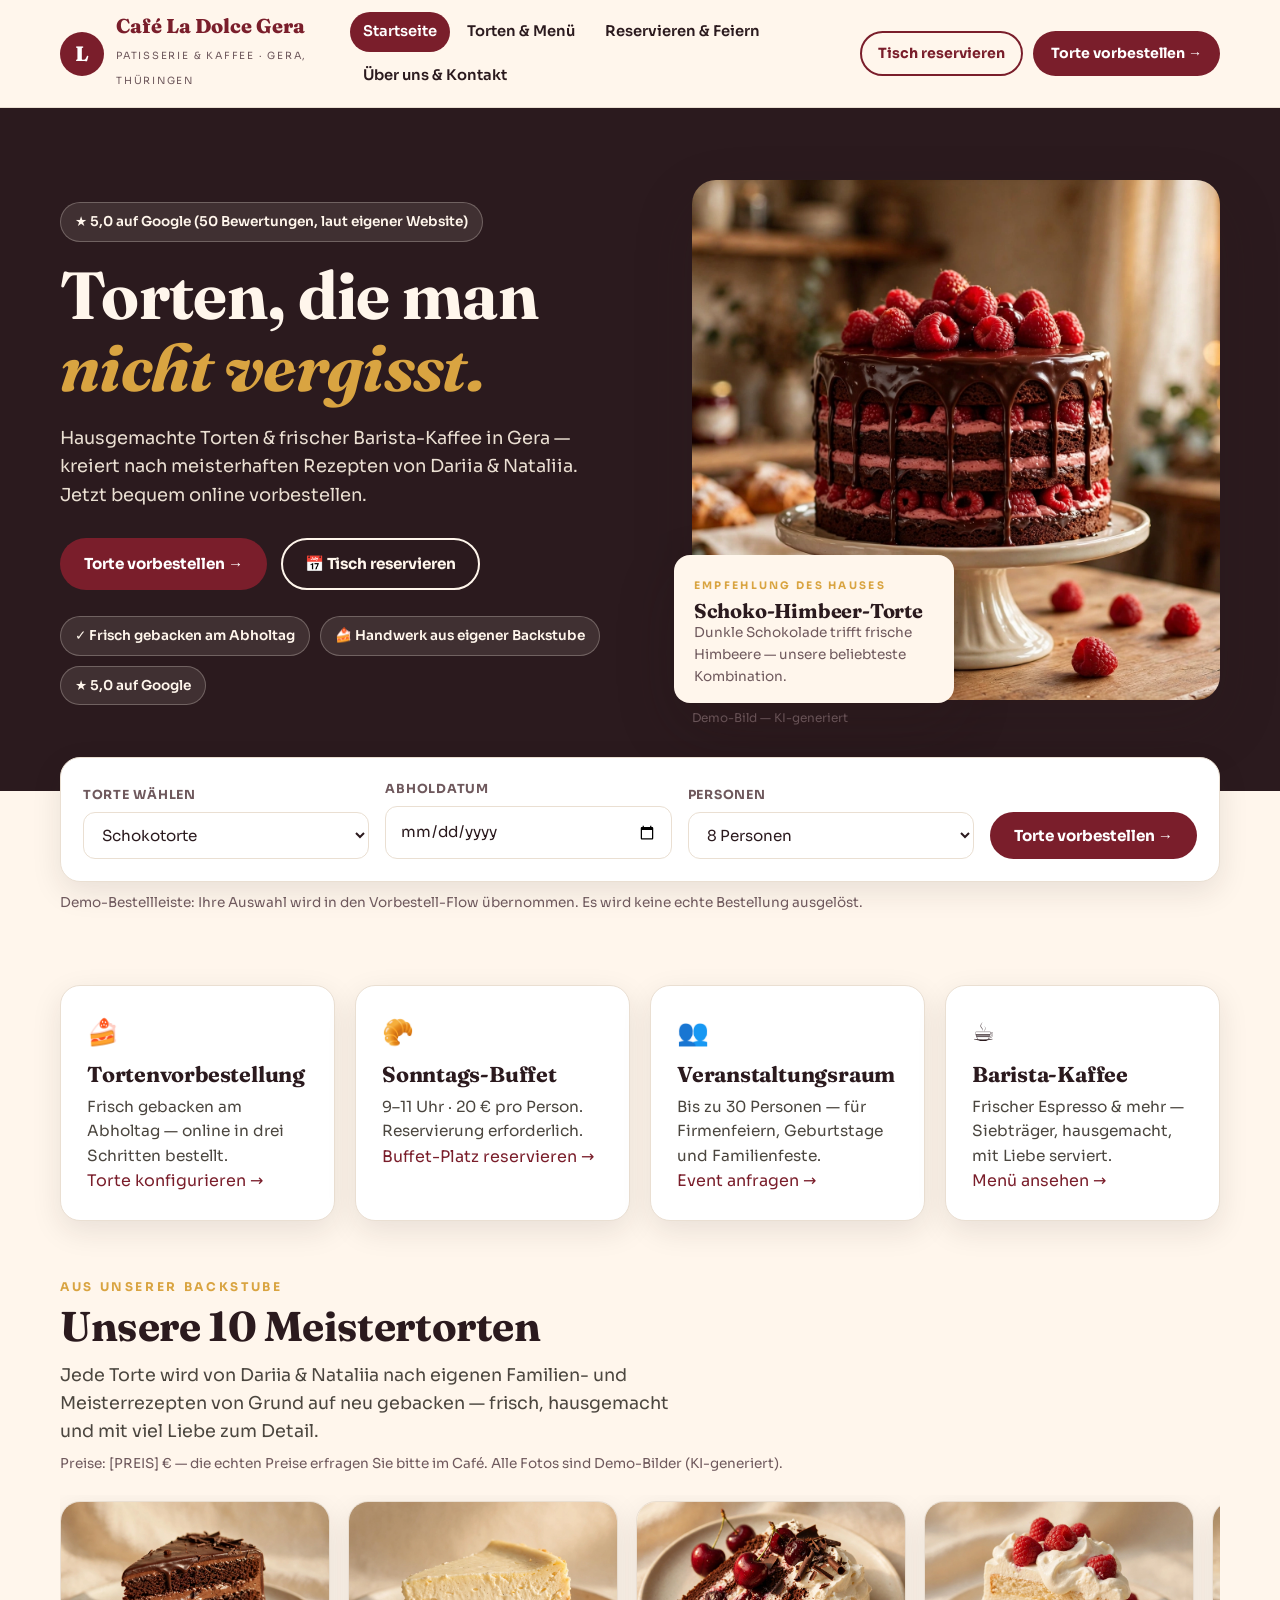
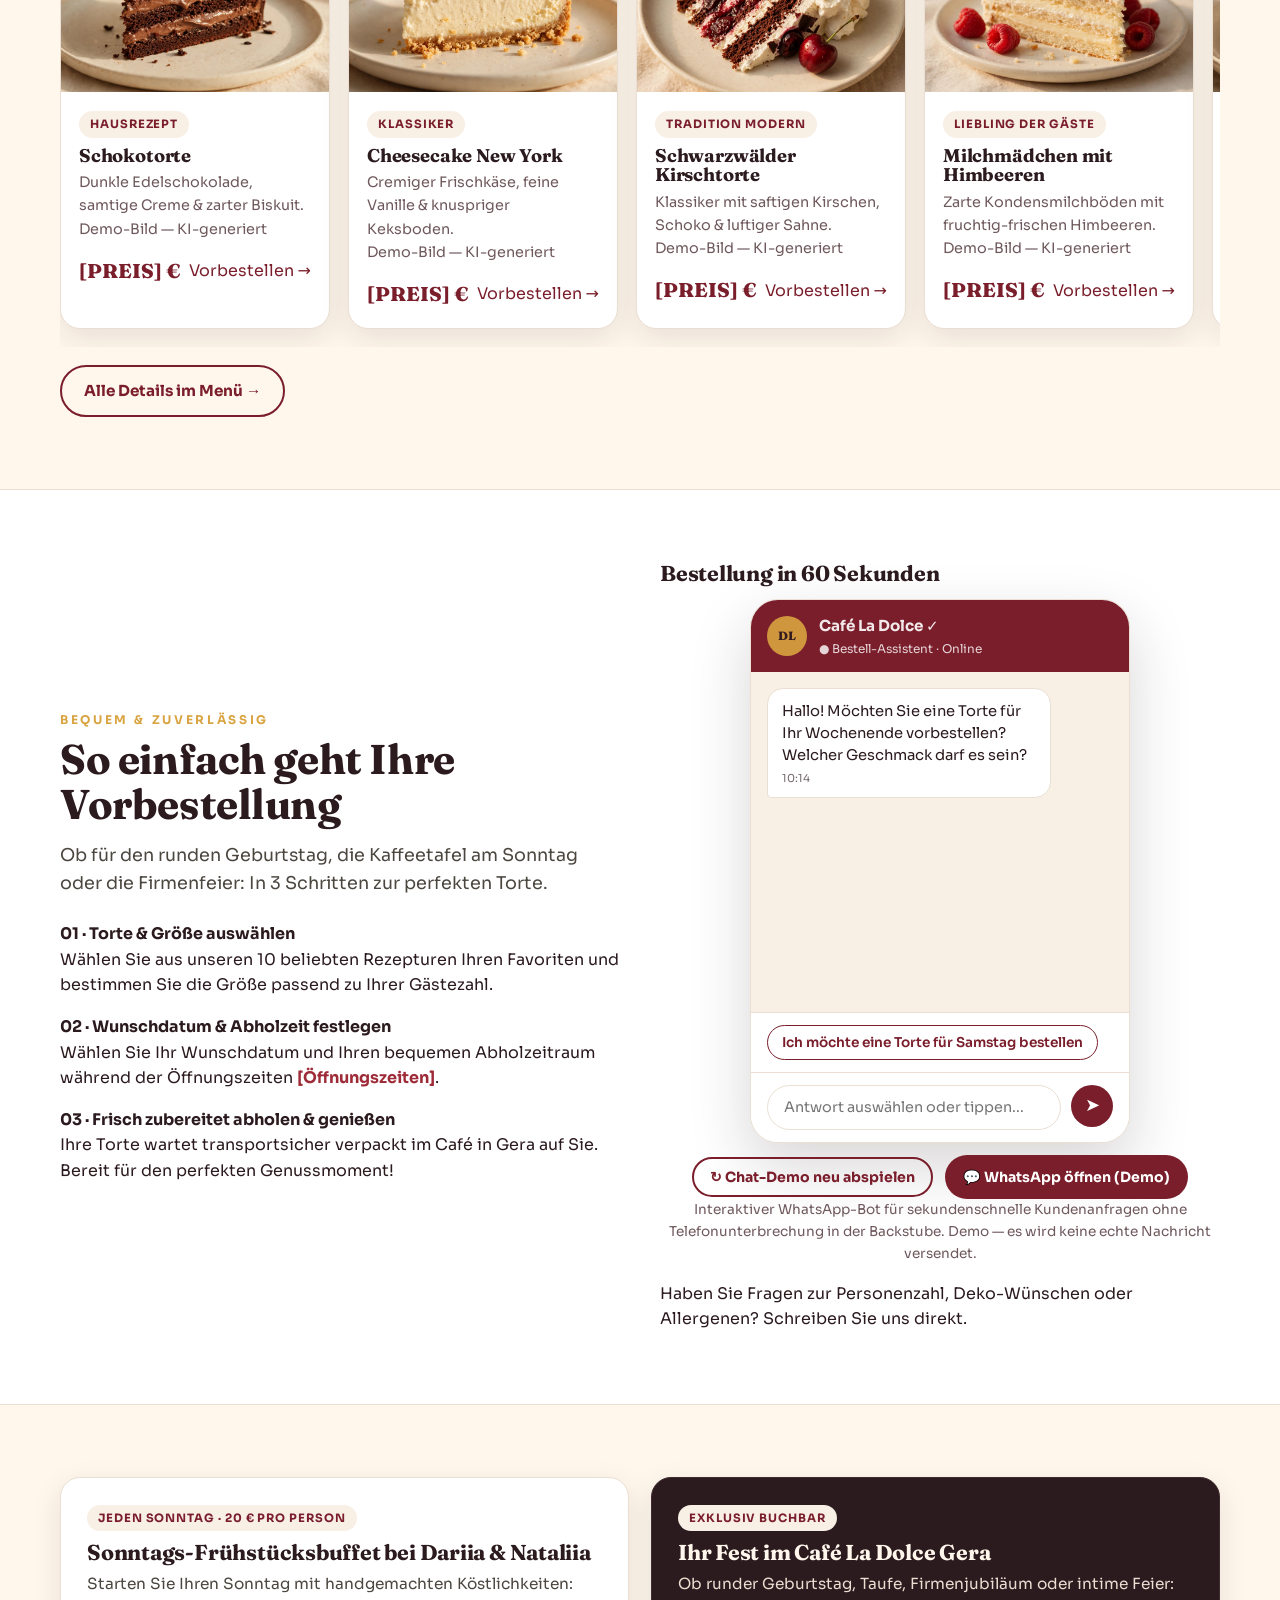
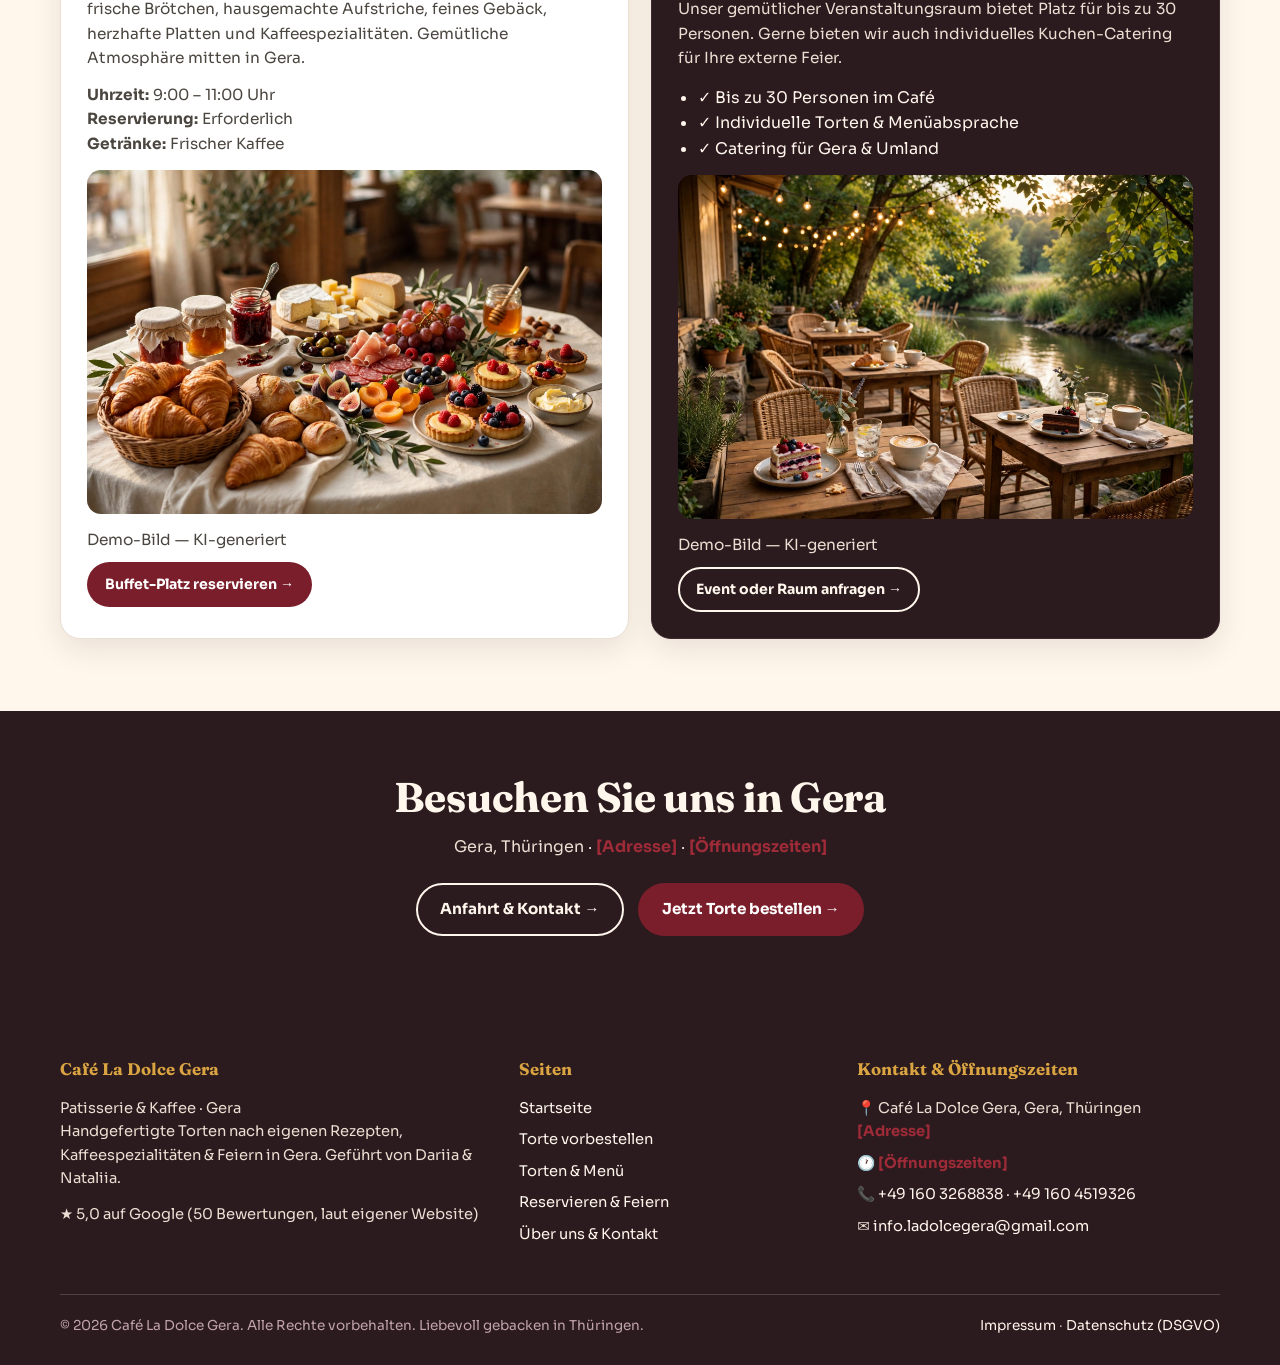
<file: index.html>
<!DOCTYPE html>
<html lang="de"><head><meta charset="utf-8"><meta name="viewport" content="width=device-width, initial-scale=1">
<title>Startseite — Café La Dolce Gera</title>
<meta name="description" content="Startseite — Café La Dolce Gera, Patisserie & Kaffee in Gera. Hausgemachte Torten von Dariia & Nataliia.">
<link rel="stylesheet" href="style.css"></head>
<body><header class="site"><div class="header-in">
<a class="logo" href="index.html"><span class="logo-mark">L</span><span><span class="logo-name" data-business-name>Café La Dolce Gera</span><br><span class="logo-sub">Patisserie &amp; Kaffee · Gera, Thüringen</span></span></a>
<nav class="main"><a href="index.html" class="active">Startseite</a><a href="torten.html">Torten &amp; Menü</a><a href="reservierung.html">Reservieren &amp; Feiern</a><a href="ueber-uns.html">Über uns &amp; Kontakt</a></nav>
<div class="header-cta"><a class="btn btn-outline btn-sm" href="reservierung.html">Tisch reservieren</a><a class="btn btn-cherry btn-sm" href="vorbestellen.html">Torte vorbestellen →</a></div>
</div></header>
<section class="hero hero-anim"><div class="wrap hero-grid">
<div>
<p><span class="trust-chip">★ 5,0 auf Google (50 Bewertungen, laut eigener Website)</span></p>
<h1 style="margin-top:18px"><span>Torten,</span> <span>die man</span> <span><em>nicht vergisst.</em></span></h1>
<p class="sub">Hausgemachte Torten &amp; frischer Barista-Kaffee in Gera — kreiert nach meisterhaften Rezepten von Dariia &amp; Nataliia. Jetzt bequem online vorbestellen.</p>
<div class="hero-cta"><a class="btn btn-cherry" href="vorbestellen.html">Torte vorbestellen →</a><a class="btn btn-cream" href="reservierung.html">📅 Tisch reservieren</a></div>
<div class="chips"><span class="trust-chip">✓ Frisch gebacken am Abholtag</span><span class="trust-chip">🍰 Handwerk aus eigener Backstube</span><span class="trust-chip">★ 5,0 auf Google</span></div>
</div>
<div class="hero-photo"><img src="assets/img/hero.webp" alt="Schoko-Himbeer-Torte auf einem Tortenständer im Café">
<div class="hero-card"><span class="eyebrow">Empfehlung des Hauses</span><h3>Schoko-Himbeer-Torte</h3><p>Dunkle Schokolade trifft frische Himbeere — unsere beliebteste Kombination.</p></div>
<p class="img-label">Demo-Bild — KI-generiert</p></div>
</div></section>

<section class="orderbar"><div class="wrap"><form class="orderbar-card" id="heroOrderBar">
<div class="field"><label for="hbCake">Torte wählen</label><select id="hbCake" name="cake"><option value="schokotorte">Schokotorte</option><option value="cheesecake">Cheesecake New York</option><option value="schwarzwaelder">Schwarzwälder Kirschtorte</option><option value="milchmaedchen">Milchmädchen mit Himbeeren</option><option value="honigtorte">Honigtorte</option><option value="redvelvet">Red Velvet</option><option value="vanille-apfel">Vanille-Apfel-Kuchen</option><option value="napoleon">Napoleon</option><option value="schoko-himbeer">Schoko-Himbeer-Torte</option><option value="raffaello">Raffaello-Torte</option></select></div>
<div class="field"><label for="hbDate">Abholdatum</label><input type="date" id="hbDate" name="date"></div>
<div class="field"><label for="hbPersons">Personen</label><select id="hbPersons" name="persons"><option>4 Personen</option><option>6 Personen</option><option selected>8 Personen</option><option>12 Personen</option><option>16 Personen</option><option>20 Personen</option></select></div>
<button class="btn btn-cherry" type="submit">Torte vorbestellen →</button>
</form><p class="demo-note" style="margin-top:10px">Demo-Bestellleiste: Ihre Auswahl wird in den Vorbestell-Flow übernommen. Es wird keine echte Bestellung ausgelöst.</p></div></section>

<section class="section"><div class="wrap">
<div class="grid4" style="margin-bottom:56px">
<div class="card"><span class="icon">🍰</span><h3>Tortenvorbestellung</h3><p>Frisch gebacken am Abholtag — online in drei Schritten bestellt.</p><a href="vorbestellen.html">Torte konfigurieren →</a></div>
<div class="card"><span class="icon">🥐</span><h3>Sonntags-Buffet</h3><p>9–11 Uhr · 20 € pro Person. Reservierung erforderlich.</p><a href="reservierung.html">Buffet-Platz reservieren →</a></div>
<div class="card"><span class="icon">👥</span><h3>Veranstaltungsraum</h3><p>Bis zu 30 Personen — für Firmenfeiern, Geburtstage und Familienfeste.</p><a href="reservierung.html">Event anfragen →</a></div>
<div class="card"><span class="icon">☕</span><h3>Barista-Kaffee</h3><p>Frischer Espresso &amp; mehr — Siebträger, hausgemacht, mit Liebe serviert.</p><a href="torten.html">Menü ansehen →</a></div>
</div>
<p class="eyebrow">Aus unserer Backstube</p>
<h2 style="margin:8px 0 12px">Unsere 10 Meistertorten</h2>
<p class="lead">Jede Torte wird von Dariia &amp; Nataliia nach eigenen Familien- und Meisterrezepten von Grund auf neu gebacken — frisch, hausgemacht und mit viel Liebe zum Detail.</p>
<p class="demo-note" style="margin:8px 0 20px">Preise: [PREIS] € — die echten Preise erfragen Sie bitte im Café. Alle Fotos sind Demo-Bilder (KI-generiert).</p>
<div class="scroller"><article class="cake-card"><img src="assets/img/torte-schokotorte.webp" alt="Schokotorte" loading="lazy">
<div class="body"><span class="tag">Hausrezept</span><h3>Schokotorte</h3><p>Dunkle Edelschokolade, samtige Creme & zarter Biskuit.</p>
<p class="demo-note">Demo-Bild — KI-generiert</p>
<div class="foot"><span class="price">[PREIS] €</span><a href="vorbestellen.html?torte=schokotorte">Vorbestellen →</a></div></div></article><article class="cake-card"><img src="assets/img/torte-cheesecake.webp" alt="Cheesecake New York" loading="lazy">
<div class="body"><span class="tag">Klassiker</span><h3>Cheesecake New York</h3><p>Cremiger Frischkäse, feine Vanille & knuspriger Keksboden.</p>
<p class="demo-note">Demo-Bild — KI-generiert</p>
<div class="foot"><span class="price">[PREIS] €</span><a href="vorbestellen.html?torte=cheesecake">Vorbestellen →</a></div></div></article><article class="cake-card"><img src="assets/img/torte-schwarzwaelder.webp" alt="Schwarzwälder Kirschtorte" loading="lazy">
<div class="body"><span class="tag">Tradition modern</span><h3>Schwarzwälder Kirschtorte</h3><p>Klassiker mit saftigen Kirschen, Schoko & luftiger Sahne.</p>
<p class="demo-note">Demo-Bild — KI-generiert</p>
<div class="foot"><span class="price">[PREIS] €</span><a href="vorbestellen.html?torte=schwarzwaelder">Vorbestellen →</a></div></div></article><article class="cake-card"><img src="assets/img/torte-milchmaedchen.webp" alt="Milchmädchen mit Himbeeren" loading="lazy">
<div class="body"><span class="tag">Liebling der Gäste</span><h3>Milchmädchen mit Himbeeren</h3><p>Zarte Kondensmilchböden mit fruchtig-frischen Himbeeren.</p>
<p class="demo-note">Demo-Bild — KI-generiert</p>
<div class="foot"><span class="price">[PREIS] €</span><a href="vorbestellen.html?torte=milchmaedchen">Vorbestellen →</a></div></div></article><article class="cake-card"><img src="assets/img/torte-honigtorte.webp" alt="Honigtorte" loading="lazy">
<div class="body"><span class="tag">Medovik</span><h3>Honigtorte</h3><p>Viele feine Honigschichten mit dezenter Sauerrahmcreme.</p>
<p class="demo-note">Demo-Bild — KI-generiert</p>
<div class="foot"><span class="price">[PREIS] €</span><a href="vorbestellen.html?torte=honigtorte">Vorbestellen →</a></div></div></article><article class="cake-card"><img src="assets/img/torte-redvelvet.webp" alt="Red Velvet" loading="lazy">
<div class="body"><span class="tag">Festlich</span><h3>Red Velvet</h3><p>Samtroter Kakaobiskuit & samtiges Cream-Cheese-Frosting.</p>
<p class="demo-note">Demo-Bild — KI-generiert</p>
<div class="foot"><span class="price">[PREIS] €</span><a href="vorbestellen.html?torte=redvelvet">Vorbestellen →</a></div></div></article><article class="cake-card"><img src="assets/img/torte-vanille-apfel.webp" alt="Vanille-Apfel-Kuchen" loading="lazy">
<div class="body"><span class="tag">Fruchtig & Fein</span><h3>Vanille-Apfel-Kuchen</h3><p>Aromatische Äpfel mit feiner Bourbon-Vanille & Zimtnote.</p>
<p class="demo-note">Demo-Bild — KI-generiert</p>
<div class="foot"><span class="price">[PREIS] €</span><a href="vorbestellen.html?torte=vanille-apfel">Vorbestellen →</a></div></div></article><article class="cake-card"><img src="assets/img/torte-napoleon.webp" alt="Napoleon" loading="lazy">
<div class="body"><span class="tag">Meisterstück</span><h3>Napoleon</h3><p>Blättriger Teig mit zartschmelzender Konditorcreme.</p>
<p class="demo-note">Demo-Bild — KI-generiert</p>
<div class="foot"><span class="price">[PREIS] €</span><a href="vorbestellen.html?torte=napoleon">Vorbestellen →</a></div></div></article><article class="cake-card"><img src="assets/img/torte-schoko-himbeer.webp" alt="Schoko-Himbeer-Torte" loading="lazy">
<div class="body"><span class="tag">Frucht & Kakao</span><h3>Schoko-Himbeer-Torte</h3><p>Harmonie aus dunkler Schokolade und frischer Himbeere.</p>
<p class="demo-note">Demo-Bild — KI-generiert</p>
<div class="foot"><span class="price">[PREIS] €</span><a href="vorbestellen.html?torte=schoko-himbeer">Vorbestellen →</a></div></div></article><article class="cake-card"><img src="assets/img/torte-raffaello.webp" alt="Raffaello-Torte" loading="lazy">
<div class="body"><span class="tag">Liebhaber-Spezialität</span><h3>Raffaello-Torte</h3><p>Feine Kokosflocken, weiße Schokolade & Mandelknusper.</p>
<p class="demo-note">Demo-Bild — KI-generiert</p>
<div class="foot"><span class="price">[PREIS] €</span><a href="vorbestellen.html?torte=raffaello">Vorbestellen →</a></div></div></article></div>
<p style="margin-top:18px"><a href="torten.html" class="btn btn-outline">Alle Details im Menü →</a></p>
</div></section>

<section class="section band-cream"><div class="wrap"><div class="split">
<div>
<p class="eyebrow">Bequem &amp; zuverlässig</p>
<h2 style="margin:8px 0 14px">So einfach geht Ihre Vorbestellung</h2>
<p class="lead">Ob für den runden Geburtstag, die Kaffeetafel am Sonntag oder die Firmenfeier: In 3 Schritten zur perfekten Torte.</p>
<div style="margin-top:24px;display:grid;gap:16px">
<div><b>01 · Torte &amp; Größe auswählen</b><p>Wählen Sie aus unseren 10 beliebten Rezepturen Ihren Favoriten und bestimmen Sie die Größe passend zu Ihrer Gästezahl.</p></div>
<div><b>02 · Wunschdatum &amp; Abholzeit festlegen</b><p>Wählen Sie Ihr Wunschdatum und Ihren bequemen Abholzeitraum während der Öffnungszeiten <span class="ph">[Öffnungszeiten]</span>.</p></div>
<div><b>03 · Frisch zubereitet abholen &amp; genießen</b><p>Ihre Torte wartet transportsicher verpackt im Café in Gera auf Sie. Bereit für den perfekten Genussmoment!</p></div>
</div>
</div>
<div>
<h3 style="margin-bottom:14px">Bestellung in 60 Sekunden</h3>
<div class="phone" id="chatPhone">
<div class="phone-head"><span class="ava">DL</span><span><b>Café La Dolce ✓</b><span>● Bestell-Assistent · Online</span></span></div>
<div class="chat-body" id="chatBody">
<div class="msg bot">Hallo! Möchten Sie eine Torte für Ihr Wochenende vorbestellen? Welcher Geschmack darf es sein?<time>10:14</time></div>
</div>
<div class="chips-row" id="chatChips">
<button class="chip" data-chat="Ich möchte eine Torte für Samstag bestellen">Ich möchte eine Torte für Samstag bestellen</button>
</div>
<div class="chat-input"><input type="text" id="chatInput" placeholder="Antwort auswählen oder tippen..." aria-label="Nachricht an den Bestell-Assistenten"><button id="chatSend" aria-label="Senden">➤</button></div>
</div>
<p style="text-align:center;margin-top:12px"><button class="btn btn-outline btn-sm" id="chatReplay">↻ Chat-Demo neu abspielen</button>
<a class="btn btn-cherry btn-sm" href="vorbestellen.html" style="margin-left:8px">💬 WhatsApp öffnen (Demo)</a></p>
<p class="demo-note" style="text-align:center">Interaktiver WhatsApp-Bot für sekundenschnelle Kundenanfragen ohne Telefonunterbrechung in der Backstube. Demo — es wird keine echte Nachricht versendet.</p>
<p style="margin-top:16px">Haben Sie Fragen zur Personenzahl, Deko-Wünschen oder Allergenen? Schreiben Sie uns direkt.</p>
</div>
</div></div></section>

<section class="section"><div class="wrap"><div class="grid2">
<div class="card"><span class="tag">Jeden Sonntag · 20 € pro Person</span><h3 style="margin-top:10px">Sonntags-Frühstücksbuffet bei Dariia &amp; Nataliia</h3>
<p>Starten Sie Ihren Sonntag mit handgemachten Köstlichkeiten: frische Brötchen, hausgemachte Aufstriche, feines Gebäck, herzhafte Platten und Kaffeespezialitäten. Gemütliche Atmosphäre mitten in Gera.</p>
<p style="margin-top:12px"><b>Uhrzeit:</b> 9:00 – 11:00 Uhr<br><b>Reservierung:</b> Erforderlich<br><b>Getränke:</b> Frischer Kaffee</p>
<img src="assets/img/buffet.webp" alt="Sonntags-Frühstücksbuffet" style="border-radius:14px;margin:14px 0" loading="lazy"><p class="demo-note">Demo-Bild — KI-generiert</p>
<a href="reservierung.html" class="btn btn-cherry btn-sm" style="margin-top:10px">Buffet-Platz reservieren →</a></div>
<div class="card dark"><span class="tag">Exklusiv buchbar</span><h3 style="margin-top:10px">Ihr Fest im Café La Dolce Gera</h3>
<p>Ob runder Geburtstag, Taufe, Firmenjubiläum oder intime Feier: Unser gemütlicher Veranstaltungsraum bietet Platz für bis zu 30 Personen. Gerne bieten wir auch individuelles Kuchen-Catering für Ihre externe Feier.</p>
<ul style="margin:14px 0 14px 20px"><li>✓ Bis zu 30 Personen im Café</li><li>✓ Individuelle Torten &amp; Menüabsprache</li><li>✓ Catering für Gera &amp; Umland</li></ul>
<img src="assets/img/terrasse.webp" alt="Sommerterrasse an der Weißen Elster" style="border-radius:14px;margin:14px 0" loading="lazy"><p class="img-label">Demo-Bild — KI-generiert</p>
<a href="reservierung.html" class="btn btn-cream btn-sm" style="margin-top:10px">Event oder Raum anfragen →</a></div>
</div></div></section>

<section class="band-dark" style="padding:64px 0"><div class="wrap" style="text-align:center">
<h2>Besuchen Sie uns in Gera</h2>
<p style="margin:14px auto 24px;max-width:560px">Gera, Thüringen · <span class="ph">[Adresse]</span> · <span class="ph">[Öffnungszeiten]</span></p>
<div style="display:flex;gap:14px;justify-content:center;flex-wrap:wrap"><a class="btn btn-cream" href="ueber-uns.html">Anfahrt &amp; Kontakt →</a><a class="btn btn-cherry" href="vorbestellen.html">Jetzt Torte bestellen →</a></div>
</div></section>
<footer class="site"><div class="wrap"><div class="foot-grid">
<div><h4 data-business-name>Café La Dolce Gera</h4><p>Patisserie &amp; Kaffee · Gera</p><p>Handgefertigte Torten nach eigenen Rezepten, Kaffeespezialitäten &amp; Feiern in Gera. Geführt von Dariia &amp; Nataliia.</p><p style="margin-top:12px">★ 5,0 auf Google (50 Bewertungen, laut eigener Website)</p></div>
<div><h4>Seiten</h4><ul><li><a href="index.html">Startseite</a></li><li><a href="vorbestellen.html">Torte vorbestellen</a></li><li><a href="torten.html">Torten &amp; Menü</a></li><li><a href="reservierung.html">Reservieren &amp; Feiern</a></li><li><a href="ueber-uns.html">Über uns &amp; Kontakt</a></li></ul></div>
<div><h4>Kontakt &amp; Öffnungszeiten</h4><ul><li>📍 <span data-business-name>Café La Dolce Gera</span>, Gera, Thüringen<br><span class="ph">[Adresse]</span></li><li>🕐 <span class="ph">[Öffnungszeiten]</span></li><li>📞 <a href="tel:+491603268838">+49 160 3268838</a> · <a href="tel:+491604519326">+49 160 4519326</a></li><li>✉️ <a href="mailto:info.ladolcegera@gmail.com">info.ladolcegera@gmail.com</a></li></ul></div>
</div><div class="foot-bottom"><span>© 2026 <span data-business-name>Café La Dolce Gera</span>. Alle Rechte vorbehalten. Liebevoll gebacken in Thüringen.</span><span><a href="impressum.html">Impressum</a> · <a href="datenschutz.html">Datenschutz (DSGVO)</a></span></div></div></footer><script src="app.js"></script></body></html>
</file>
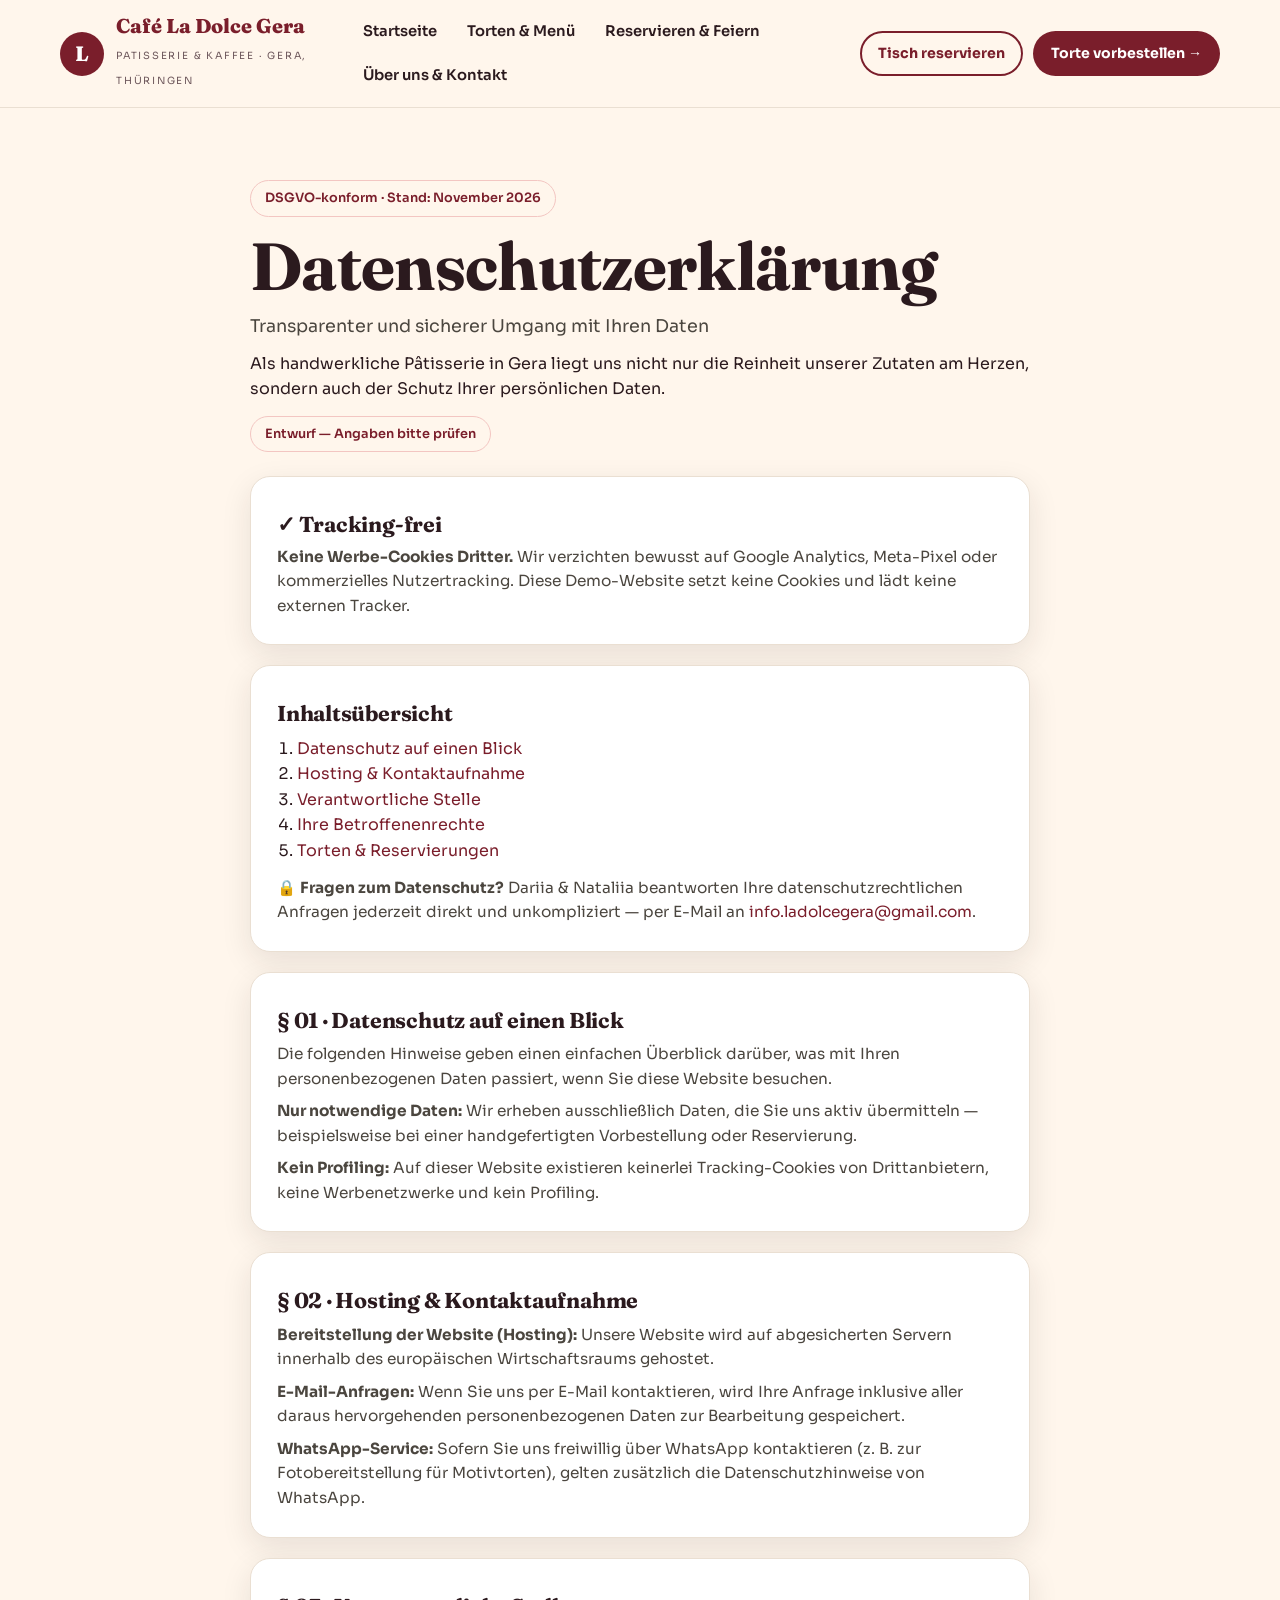
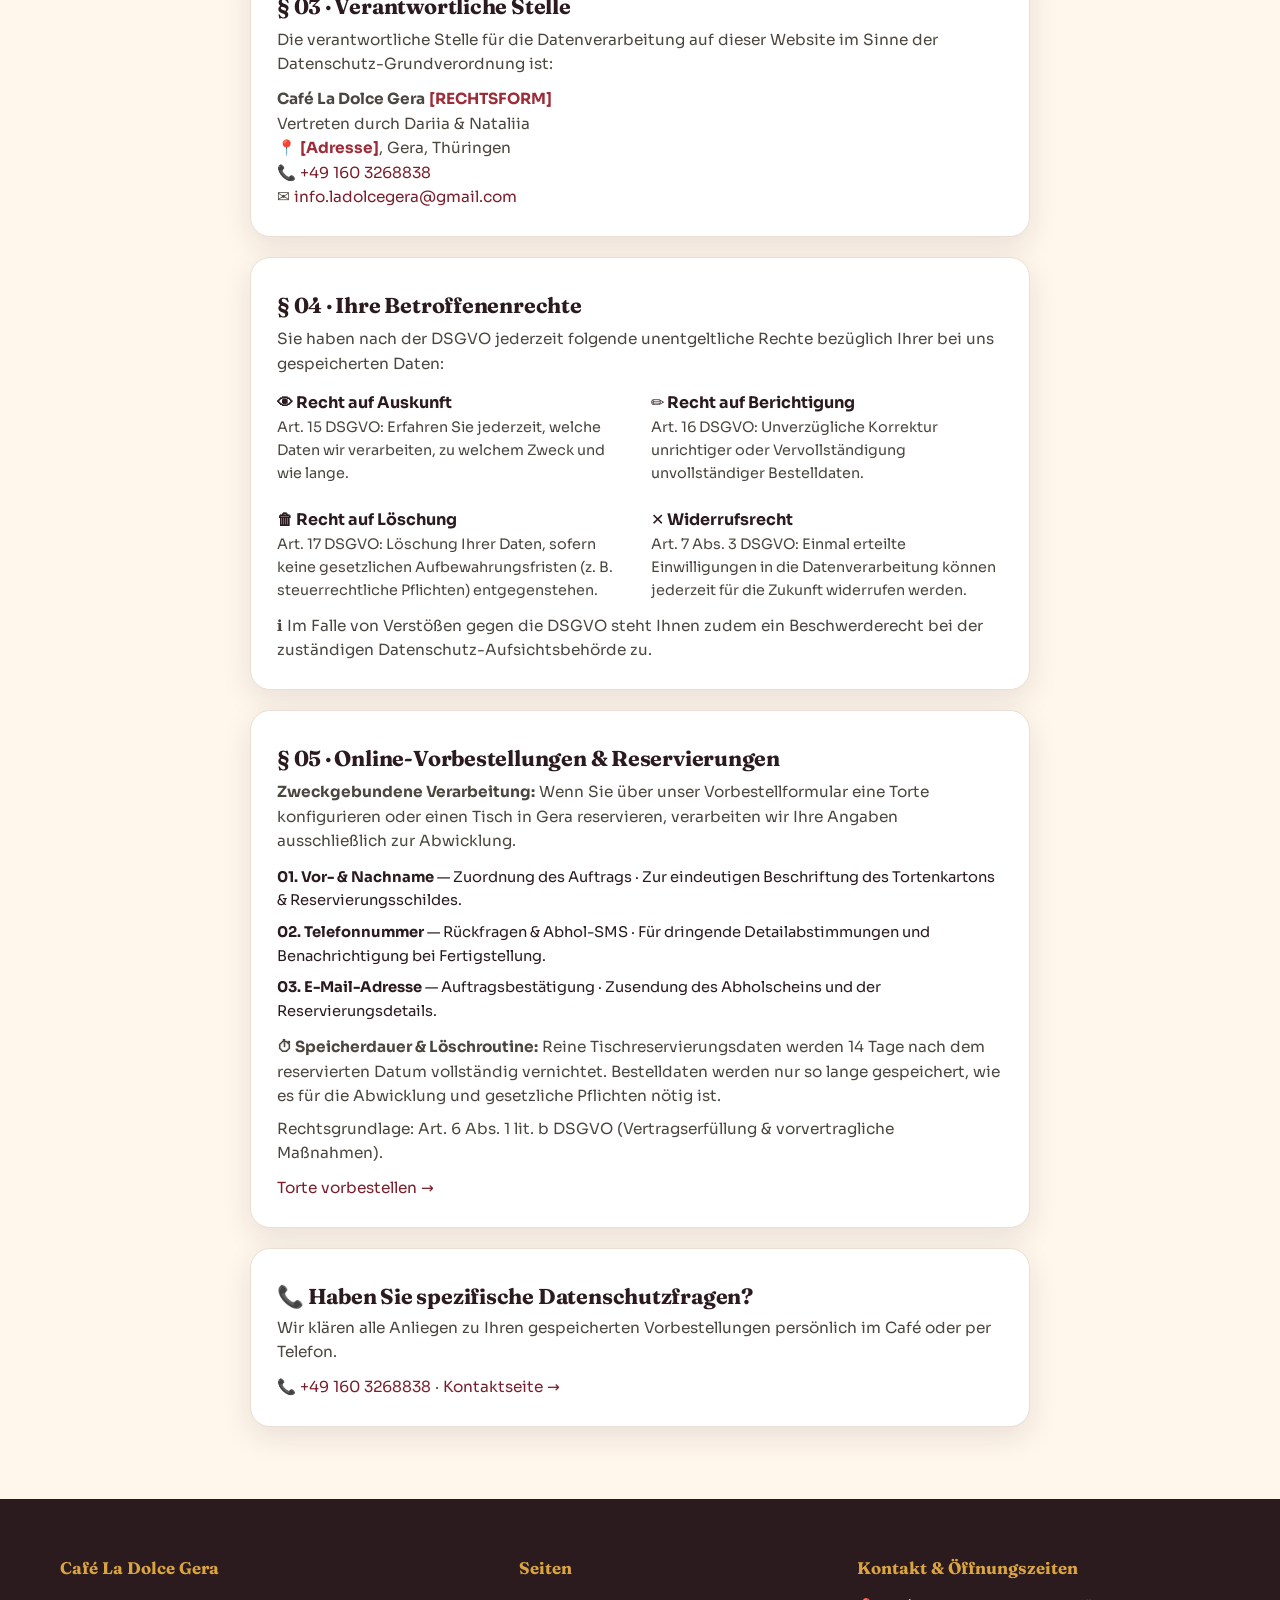
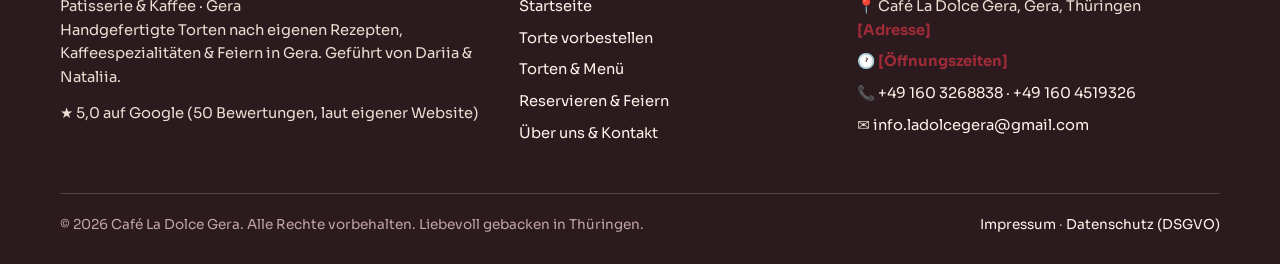
<file: datenschutz.html>
<!DOCTYPE html>
<html lang="de"><head><meta charset="utf-8"><meta name="viewport" content="width=device-width, initial-scale=1">
<title>Datenschutzerklärung — Café La Dolce Gera</title>
<meta name="description" content="Datenschutzerklärung — Café La Dolce Gera, Patisserie & Kaffee in Gera. Hausgemachte Torten von Dariia & Nataliia.">
<link rel="stylesheet" href="style.css"></head>
<body><header class="site"><div class="header-in">
<a class="logo" href="index.html"><span class="logo-mark">L</span><span><span class="logo-name" data-business-name>Café La Dolce Gera</span><br><span class="logo-sub">Patisserie &amp; Kaffee · Gera, Thüringen</span></span></a>
<nav class="main"><a href="index.html">Startseite</a><a href="torten.html">Torten &amp; Menü</a><a href="reservierung.html">Reservieren &amp; Feiern</a><a href="ueber-uns.html">Über uns &amp; Kontakt</a></nav>
<div class="header-cta"><a class="btn btn-outline btn-sm" href="reservierung.html">Tisch reservieren</a><a class="btn btn-cherry btn-sm" href="vorbestellen.html">Torte vorbestellen →</a></div>
</div></header>
<section class="section"><div class="wrap" style="max-width:820px">
<p><span class="demo-pill">DSGVO-konform · Stand: November 2026</span></p>
<h1 style="margin:14px 0 10px">Datenschutzerklärung</h1>
<p class="lead">Transparenter und sicherer Umgang mit Ihren Daten</p>
<p style="margin-top:10px">Als handwerkliche Pâtisserie in Gera liegt uns nicht nur die Reinheit unserer Zutaten am Herzen, sondern auch der Schutz Ihrer persönlichen Daten.</p><p style="margin-top:14px"><span class="demo-pill">Entwurf — Angaben bitte prüfen</span></p>
<div class="card" style="margin-top:24px"><h3>✓ Tracking-frei</h3><p><b>Keine Werbe-Cookies Dritter.</b> Wir verzichten bewusst auf Google Analytics, Meta-Pixel oder kommerzielles Nutzertracking. Diese Demo-Website setzt keine Cookies und lädt keine externen Tracker.</p></div>
<div class="card" style="margin-top:20px"><h3>Inhaltsübersicht</h3>
<ol style="margin:10px 0 0 20px"><li><a href="#ds1">Datenschutz auf einen Blick</a></li><li><a href="#ds2">Hosting &amp; Kontaktaufnahme</a></li><li><a href="#ds3">Verantwortliche Stelle</a></li><li><a href="#ds4">Ihre Betroffenenrechte</a></li><li><a href="#ds5">Torten &amp; Reservierungen</a></li></ol>
<p style="margin-top:12px">🔒 <b>Fragen zum Datenschutz?</b> Dariia &amp; Nataliia beantworten Ihre datenschutzrechtlichen Anfragen jederzeit direkt und unkompliziert — per E-Mail an <a href="mailto:info.ladolcegera@gmail.com">info.ladolcegera@gmail.com</a>.</p></div>
<div class="card" style="margin-top:20px" id="ds1"><h3>§ 01 · Datenschutz auf einen Blick</h3>
<p style="margin-top:10px">Die folgenden Hinweise geben einen einfachen Überblick darüber, was mit Ihren personenbezogenen Daten passiert, wenn Sie diese Website besuchen.</p>
<p style="margin-top:8px"><b>Nur notwendige Daten:</b> Wir erheben ausschließlich Daten, die Sie uns aktiv übermitteln — beispielsweise bei einer handgefertigten Vorbestellung oder Reservierung.</p>
<p style="margin-top:8px"><b>Kein Profiling:</b> Auf dieser Website existieren keinerlei Tracking-Cookies von Drittanbietern, keine Werbenetzwerke und kein Profiling.</p></div>
<div class="card" style="margin-top:20px" id="ds2"><h3>§ 02 · Hosting &amp; Kontaktaufnahme</h3>
<p style="margin-top:10px"><b>Bereitstellung der Website (Hosting):</b> Unsere Website wird auf abgesicherten Servern innerhalb des europäischen Wirtschaftsraums gehostet.</p>
<p style="margin-top:8px"><b>E-Mail-Anfragen:</b> Wenn Sie uns per E-Mail kontaktieren, wird Ihre Anfrage inklusive aller daraus hervorgehenden personenbezogenen Daten zur Bearbeitung gespeichert.</p>
<p style="margin-top:8px"><b>WhatsApp-Service:</b> Sofern Sie uns freiwillig über WhatsApp kontaktieren (z. B. zur Fotobereitstellung für Motivtorten), gelten zusätzlich die Datenschutzhinweise von WhatsApp.</p></div>
<div class="card" style="margin-top:20px" id="ds3"><h3>§ 03 · Verantwortliche Stelle</h3>
<p style="margin-top:10px">Die verantwortliche Stelle für die Datenverarbeitung auf dieser Website im Sinne der Datenschutz-Grundverordnung ist:</p>
<p style="margin-top:10px"><b>Café La Dolce Gera</b> <span class="ph">[RECHTSFORM]</span><br>Vertreten durch Dariia &amp; Nataliia<br>📍 <span class="ph">[Adresse]</span>, Gera, Thüringen<br>📞 <a href="tel:+491603268838">+49 160 3268838</a><br>✉️ <a href="mailto:info.ladolcegera@gmail.com">info.ladolcegera@gmail.com</a></p></div>
<div class="card" style="margin-top:20px" id="ds4"><h3>§ 04 · Ihre Betroffenenrechte</h3>
<p style="margin-top:10px">Sie haben nach der DSGVO jederzeit folgende unentgeltliche Rechte bezüglich Ihrer bei uns gespeicherten Daten:</p>
<div class="grid2" style="margin-top:14px">
<div><b>👁 Recht auf Auskunft</b><p style="font-size:.9rem">Art. 15 DSGVO: Erfahren Sie jederzeit, welche Daten wir verarbeiten, zu welchem Zweck und wie lange.</p></div>
<div><b>✏️ Recht auf Berichtigung</b><p style="font-size:.9rem">Art. 16 DSGVO: Unverzügliche Korrektur unrichtiger oder Vervollständigung unvollständiger Bestelldaten.</p></div>
<div><b>🗑 Recht auf Löschung</b><p style="font-size:.9rem">Art. 17 DSGVO: Löschung Ihrer Daten, sofern keine gesetzlichen Aufbewahrungsfristen (z. B. steuerrechtliche Pflichten) entgegenstehen.</p></div>
<div><b>✕ Widerrufsrecht</b><p style="font-size:.9rem">Art. 7 Abs. 3 DSGVO: Einmal erteilte Einwilligungen in die Datenverarbeitung können jederzeit für die Zukunft widerrufen werden.</p></div>
</div>
<p style="margin-top:12px">ℹ️ Im Falle von Verstößen gegen die DSGVO steht Ihnen zudem ein Beschwerderecht bei der zuständigen Datenschutz-Aufsichtsbehörde zu.</p></div>
<div class="card" style="margin-top:20px" id="ds5"><h3>§ 05 · Online-Vorbestellungen &amp; Reservierungen</h3>
<p style="margin-top:10px"><b>Zweckgebundene Verarbeitung:</b> Wenn Sie über unser Vorbestellformular eine Torte konfigurieren oder einen Tisch in Gera reservieren, verarbeiten wir Ihre Angaben ausschließlich zur Abwicklung.</p>
<div style="margin-top:12px;display:grid;gap:8px;font-size:.92rem">
<div><b>01. Vor- &amp; Nachname</b> — Zuordnung des Auftrags · Zur eindeutigen Beschriftung des Tortenkartons &amp; Reservierungsschildes.</div>
<div><b>02. Telefonnummer</b> — Rückfragen &amp; Abhol-SMS · Für dringende Detailabstimmungen und Benachrichtigung bei Fertigstellung.</div>
<div><b>03. E-Mail-Adresse</b> — Auftragsbestätigung · Zusendung des Abholscheins und der Reservierungsdetails.</div></div>
<p style="margin-top:12px"><b>⏱ Speicherdauer &amp; Löschroutine:</b> Reine Tischreservierungsdaten werden 14 Tage nach dem reservierten Datum vollständig vernichtet. Bestelldaten werden nur so lange gespeichert, wie es für die Abwicklung und gesetzliche Pflichten nötig ist.</p>
<p style="margin-top:8px">Rechtsgrundlage: Art. 6 Abs. 1 lit. b DSGVO (Vertragserfüllung &amp; vorvertragliche Maßnahmen).</p>
<p style="margin-top:10px"><a href="vorbestellen.html">Torte vorbestellen →</a></p></div>
<div class="card" style="margin-top:20px"><h3>📞 Haben Sie spezifische Datenschutzfragen?</h3><p>Wir klären alle Anliegen zu Ihren gespeicherten Vorbestellungen persönlich im Café oder per Telefon.</p><p style="margin-top:10px"><a href="tel:+491603268838">📞 +49 160 3268838</a> · <a href="ueber-uns.html">Kontaktseite →</a></p></div>
</div></section>
<footer class="site"><div class="wrap"><div class="foot-grid">
<div><h4 data-business-name>Café La Dolce Gera</h4><p>Patisserie &amp; Kaffee · Gera</p><p>Handgefertigte Torten nach eigenen Rezepten, Kaffeespezialitäten &amp; Feiern in Gera. Geführt von Dariia &amp; Nataliia.</p><p style="margin-top:12px">★ 5,0 auf Google (50 Bewertungen, laut eigener Website)</p></div>
<div><h4>Seiten</h4><ul><li><a href="index.html">Startseite</a></li><li><a href="vorbestellen.html">Torte vorbestellen</a></li><li><a href="torten.html">Torten &amp; Menü</a></li><li><a href="reservierung.html">Reservieren &amp; Feiern</a></li><li><a href="ueber-uns.html">Über uns &amp; Kontakt</a></li></ul></div>
<div><h4>Kontakt &amp; Öffnungszeiten</h4><ul><li>📍 <span data-business-name>Café La Dolce Gera</span>, Gera, Thüringen<br><span class="ph">[Adresse]</span></li><li>🕐 <span class="ph">[Öffnungszeiten]</span></li><li>📞 <a href="tel:+491603268838">+49 160 3268838</a> · <a href="tel:+491604519326">+49 160 4519326</a></li><li>✉️ <a href="mailto:info.ladolcegera@gmail.com">info.ladolcegera@gmail.com</a></li></ul></div>
</div><div class="foot-bottom"><span>© 2026 <span data-business-name>Café La Dolce Gera</span>. Alle Rechte vorbehalten. Liebevoll gebacken in Thüringen.</span><span><a href="impressum.html">Impressum</a> · <a href="datenschutz.html">Datenschutz (DSGVO)</a></span></div></div></footer><script src="app.js"></script></body></html>
</file>
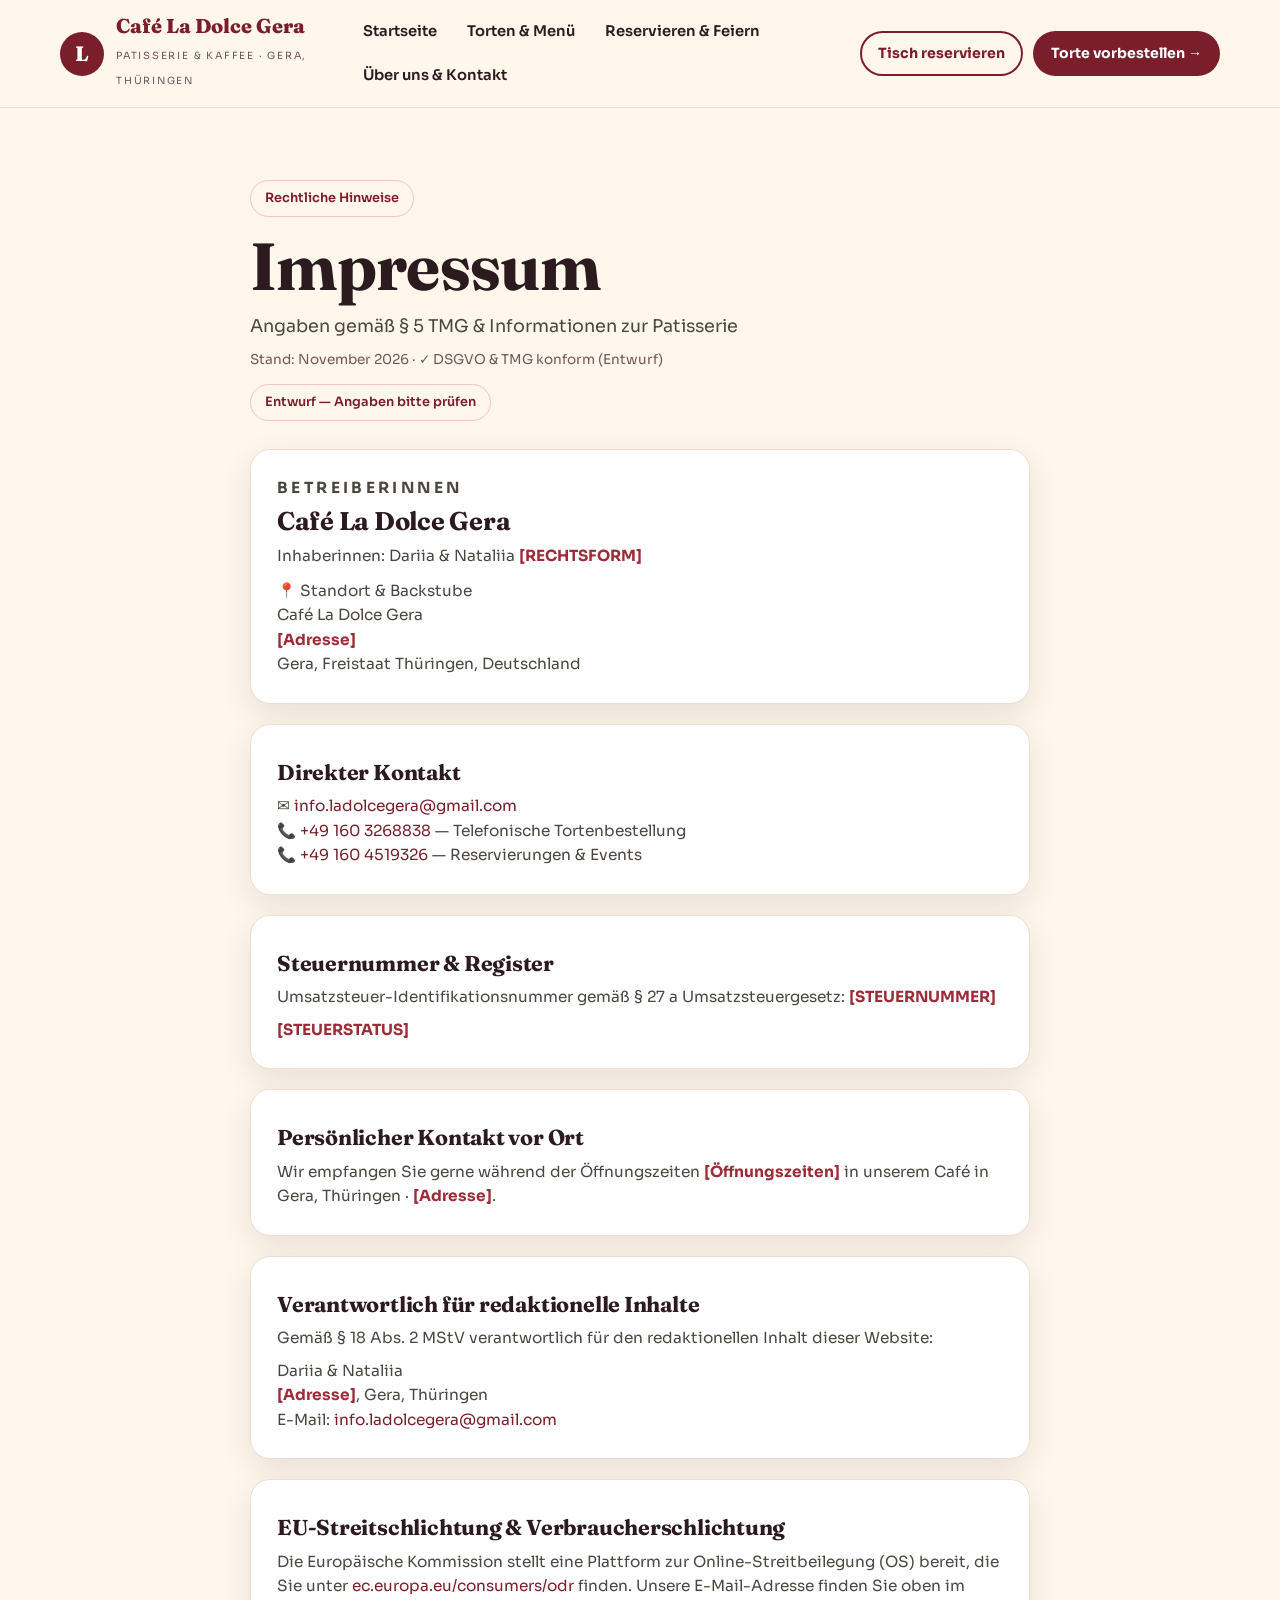
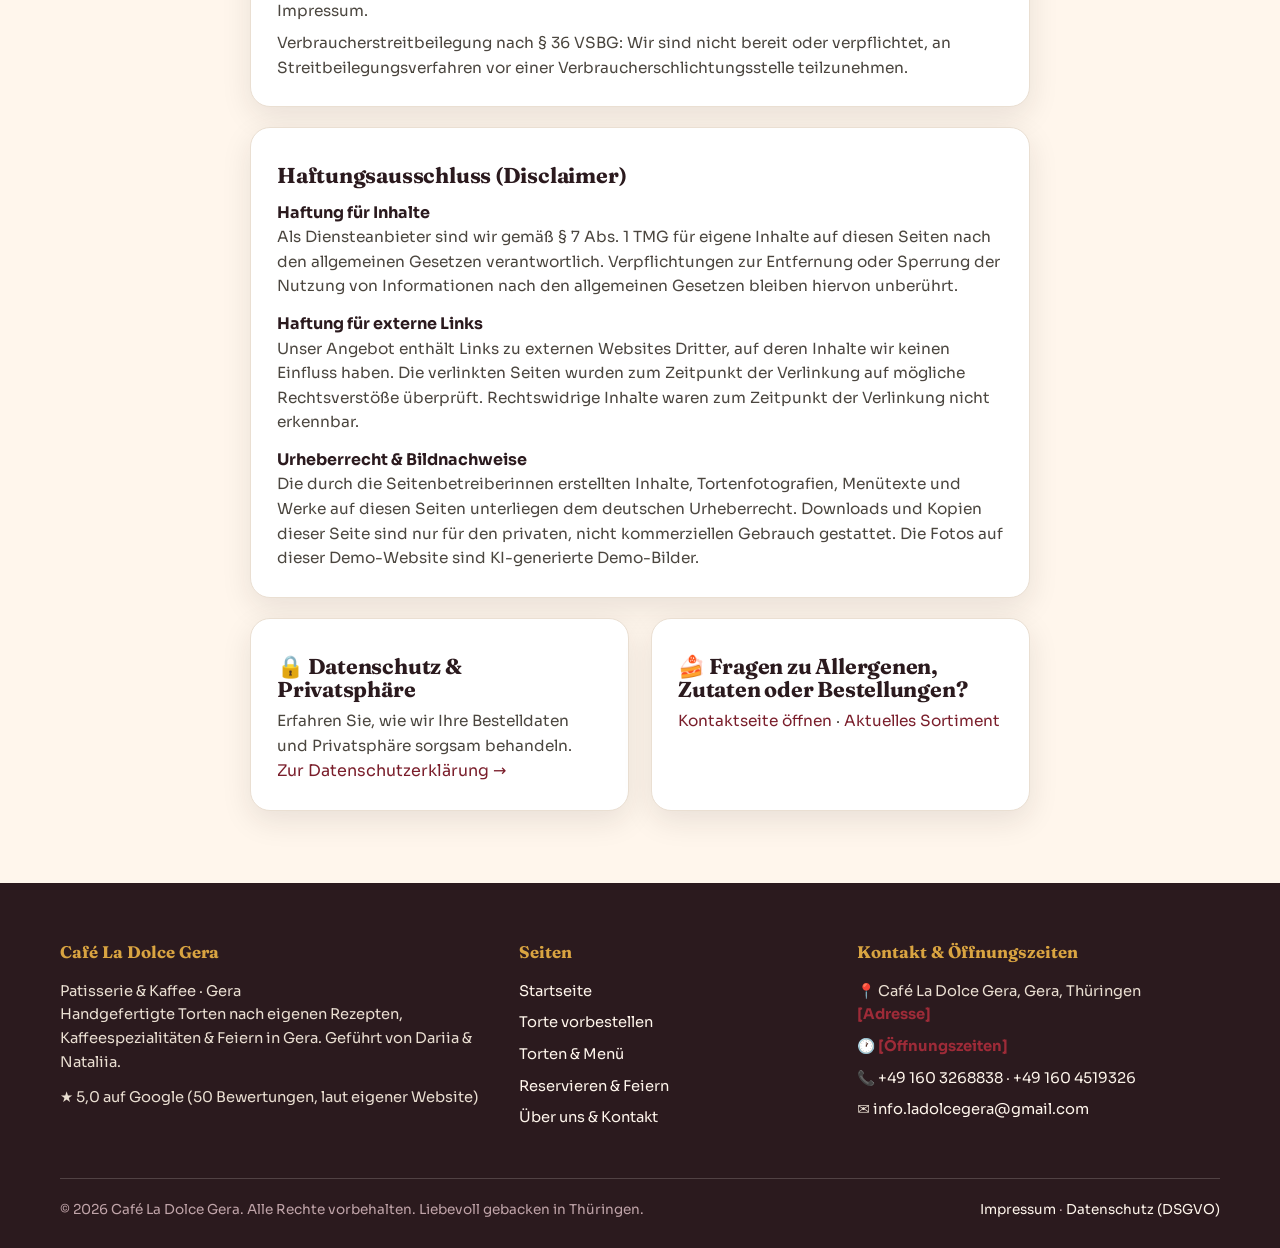
<file: impressum.html>
<!DOCTYPE html>
<html lang="de"><head><meta charset="utf-8"><meta name="viewport" content="width=device-width, initial-scale=1">
<title>Impressum — Café La Dolce Gera</title>
<meta name="description" content="Impressum — Café La Dolce Gera, Patisserie & Kaffee in Gera. Hausgemachte Torten von Dariia & Nataliia.">
<link rel="stylesheet" href="style.css"></head>
<body><header class="site"><div class="header-in">
<a class="logo" href="index.html"><span class="logo-mark">L</span><span><span class="logo-name" data-business-name>Café La Dolce Gera</span><br><span class="logo-sub">Patisserie &amp; Kaffee · Gera, Thüringen</span></span></a>
<nav class="main"><a href="index.html">Startseite</a><a href="torten.html">Torten &amp; Menü</a><a href="reservierung.html">Reservieren &amp; Feiern</a><a href="ueber-uns.html">Über uns &amp; Kontakt</a></nav>
<div class="header-cta"><a class="btn btn-outline btn-sm" href="reservierung.html">Tisch reservieren</a><a class="btn btn-cherry btn-sm" href="vorbestellen.html">Torte vorbestellen →</a></div>
</div></header>
<section class="section"><div class="wrap" style="max-width:820px">
<p><span class="demo-pill">Rechtliche Hinweise</span></p>
<h1 style="margin:14px 0 10px">Impressum</h1>
<p class="lead">Angaben gemäß § 5 TMG &amp; Informationen zur Patisserie</p>
<p class="demo-note" style="margin-top:8px">Stand: November 2026 · ✓ DSGVO &amp; TMG konform (Entwurf)</p><p style="margin-top:14px"><span class="demo-pill">Entwurf — Angaben bitte prüfen</span></p>
<div class="card" style="margin-top:28px"><p class="eyebrow">Betreiberinnen</p><h2 style="font-size:1.6rem;margin:8px 0">Café La Dolce Gera</h2>
<p>Inhaberinnen: Dariia &amp; Nataliia <span class="ph">[RECHTSFORM]</span></p>
<p style="margin-top:10px">📍 Standort &amp; Backstube<br><span data-business-name>Café La Dolce Gera</span><br><span class="ph">[Adresse]</span><br>Gera, Freistaat Thüringen, Deutschland</p></div>
<div class="card" style="margin-top:20px"><h3>Direkter Kontakt</h3>
<p style="margin-top:10px">✉️ <a href="mailto:info.ladolcegera@gmail.com">info.ladolcegera@gmail.com</a><br>
📞 <a href="tel:+491603268838">+49 160 3268838</a> — Telefonische Tortenbestellung<br>
📞 <a href="tel:+491604519326">+49 160 4519326</a> — Reservierungen &amp; Events</p></div>
<div class="card" style="margin-top:20px"><h3>Steuernummer &amp; Register</h3>
<p style="margin-top:10px">Umsatzsteuer-Identifikationsnummer gemäß § 27 a Umsatzsteuergesetz: <span class="ph">[STEUERNUMMER]</span></p>
<p style="margin-top:8px"><span class="ph">[STEUERSTATUS]</span></p></div>
<div class="card" style="margin-top:20px"><h3>Persönlicher Kontakt vor Ort</h3>
<p style="margin-top:10px">Wir empfangen Sie gerne während der Öffnungszeiten <span class="ph">[Öffnungszeiten]</span> in unserem Café in Gera, Thüringen · <span class="ph">[Adresse]</span>.</p></div>
<div class="card" style="margin-top:20px"><h3>Verantwortlich für redaktionelle Inhalte</h3>
<p style="margin-top:10px">Gemäß § 18 Abs. 2 MStV verantwortlich für den redaktionellen Inhalt dieser Website:</p>
<p style="margin-top:8px">Dariia &amp; Nataliia<br><span class="ph">[Adresse]</span>, Gera, Thüringen<br>E-Mail: <a href="mailto:info.ladolcegera@gmail.com">info.ladolcegera@gmail.com</a></p></div>
<div class="card" style="margin-top:20px"><h3>EU-Streitschlichtung &amp; Verbraucherschlichtung</h3>
<p style="margin-top:10px">Die Europäische Kommission stellt eine Plattform zur Online-Streitbeilegung (OS) bereit, die Sie unter <a href="https://ec.europa.eu/consumers/odr">ec.europa.eu/consumers/odr</a> finden. Unsere E-Mail-Adresse finden Sie oben im Impressum.</p>
<p style="margin-top:8px">Verbraucherstreitbeilegung nach § 36 VSBG: Wir sind nicht bereit oder verpflichtet, an Streitbeilegungsverfahren vor einer Verbraucherschlichtungsstelle teilzunehmen.</p></div>
<div class="card" style="margin-top:20px"><h3>Haftungsausschluss (Disclaimer)</h3>
<h4 style="margin-top:12px">Haftung für Inhalte</h4>
<p>Als Diensteanbieter sind wir gemäß § 7 Abs. 1 TMG für eigene Inhalte auf diesen Seiten nach den allgemeinen Gesetzen verantwortlich. Verpflichtungen zur Entfernung oder Sperrung der Nutzung von Informationen nach den allgemeinen Gesetzen bleiben hiervon unberührt.</p>
<h4 style="margin-top:12px">Haftung für externe Links</h4>
<p>Unser Angebot enthält Links zu externen Websites Dritter, auf deren Inhalte wir keinen Einfluss haben. Die verlinkten Seiten wurden zum Zeitpunkt der Verlinkung auf mögliche Rechtsverstöße überprüft. Rechtswidrige Inhalte waren zum Zeitpunkt der Verlinkung nicht erkennbar.</p>
<h4 style="margin-top:12px">Urheberrecht &amp; Bildnachweise</h4>
<p>Die durch die Seitenbetreiberinnen erstellten Inhalte, Tortenfotografien, Menütexte und Werke auf diesen Seiten unterliegen dem deutschen Urheberrecht. Downloads und Kopien dieser Seite sind nur für den privaten, nicht kommerziellen Gebrauch gestattet. Die Fotos auf dieser Demo-Website sind KI-generierte Demo-Bilder.</p></div>
<div class="grid2" style="margin-top:20px">
<div class="card"><h3>🔒 Datenschutz &amp; Privatsphäre</h3><p>Erfahren Sie, wie wir Ihre Bestelldaten und Privatsphäre sorgsam behandeln.</p><a href="datenschutz.html">Zur Datenschutzerklärung →</a></div>
<div class="card"><h3>🍰 Fragen zu Allergenen, Zutaten oder Bestellungen?</h3><p><a href="ueber-uns.html">Kontaktseite öffnen</a> · <a href="torten.html">Aktuelles Sortiment</a></p></div>
</div></div></section>
<footer class="site"><div class="wrap"><div class="foot-grid">
<div><h4 data-business-name>Café La Dolce Gera</h4><p>Patisserie &amp; Kaffee · Gera</p><p>Handgefertigte Torten nach eigenen Rezepten, Kaffeespezialitäten &amp; Feiern in Gera. Geführt von Dariia &amp; Nataliia.</p><p style="margin-top:12px">★ 5,0 auf Google (50 Bewertungen, laut eigener Website)</p></div>
<div><h4>Seiten</h4><ul><li><a href="index.html">Startseite</a></li><li><a href="vorbestellen.html">Torte vorbestellen</a></li><li><a href="torten.html">Torten &amp; Menü</a></li><li><a href="reservierung.html">Reservieren &amp; Feiern</a></li><li><a href="ueber-uns.html">Über uns &amp; Kontakt</a></li></ul></div>
<div><h4>Kontakt &amp; Öffnungszeiten</h4><ul><li>📍 <span data-business-name>Café La Dolce Gera</span>, Gera, Thüringen<br><span class="ph">[Adresse]</span></li><li>🕐 <span class="ph">[Öffnungszeiten]</span></li><li>📞 <a href="tel:+491603268838">+49 160 3268838</a> · <a href="tel:+491604519326">+49 160 4519326</a></li><li>✉️ <a href="mailto:info.ladolcegera@gmail.com">info.ladolcegera@gmail.com</a></li></ul></div>
</div><div class="foot-bottom"><span>© 2026 <span data-business-name>Café La Dolce Gera</span>. Alle Rechte vorbehalten. Liebevoll gebacken in Thüringen.</span><span><a href="impressum.html">Impressum</a> · <a href="datenschutz.html">Datenschutz (DSGVO)</a></span></div></div></footer><script src="app.js"></script></body></html>
</file>
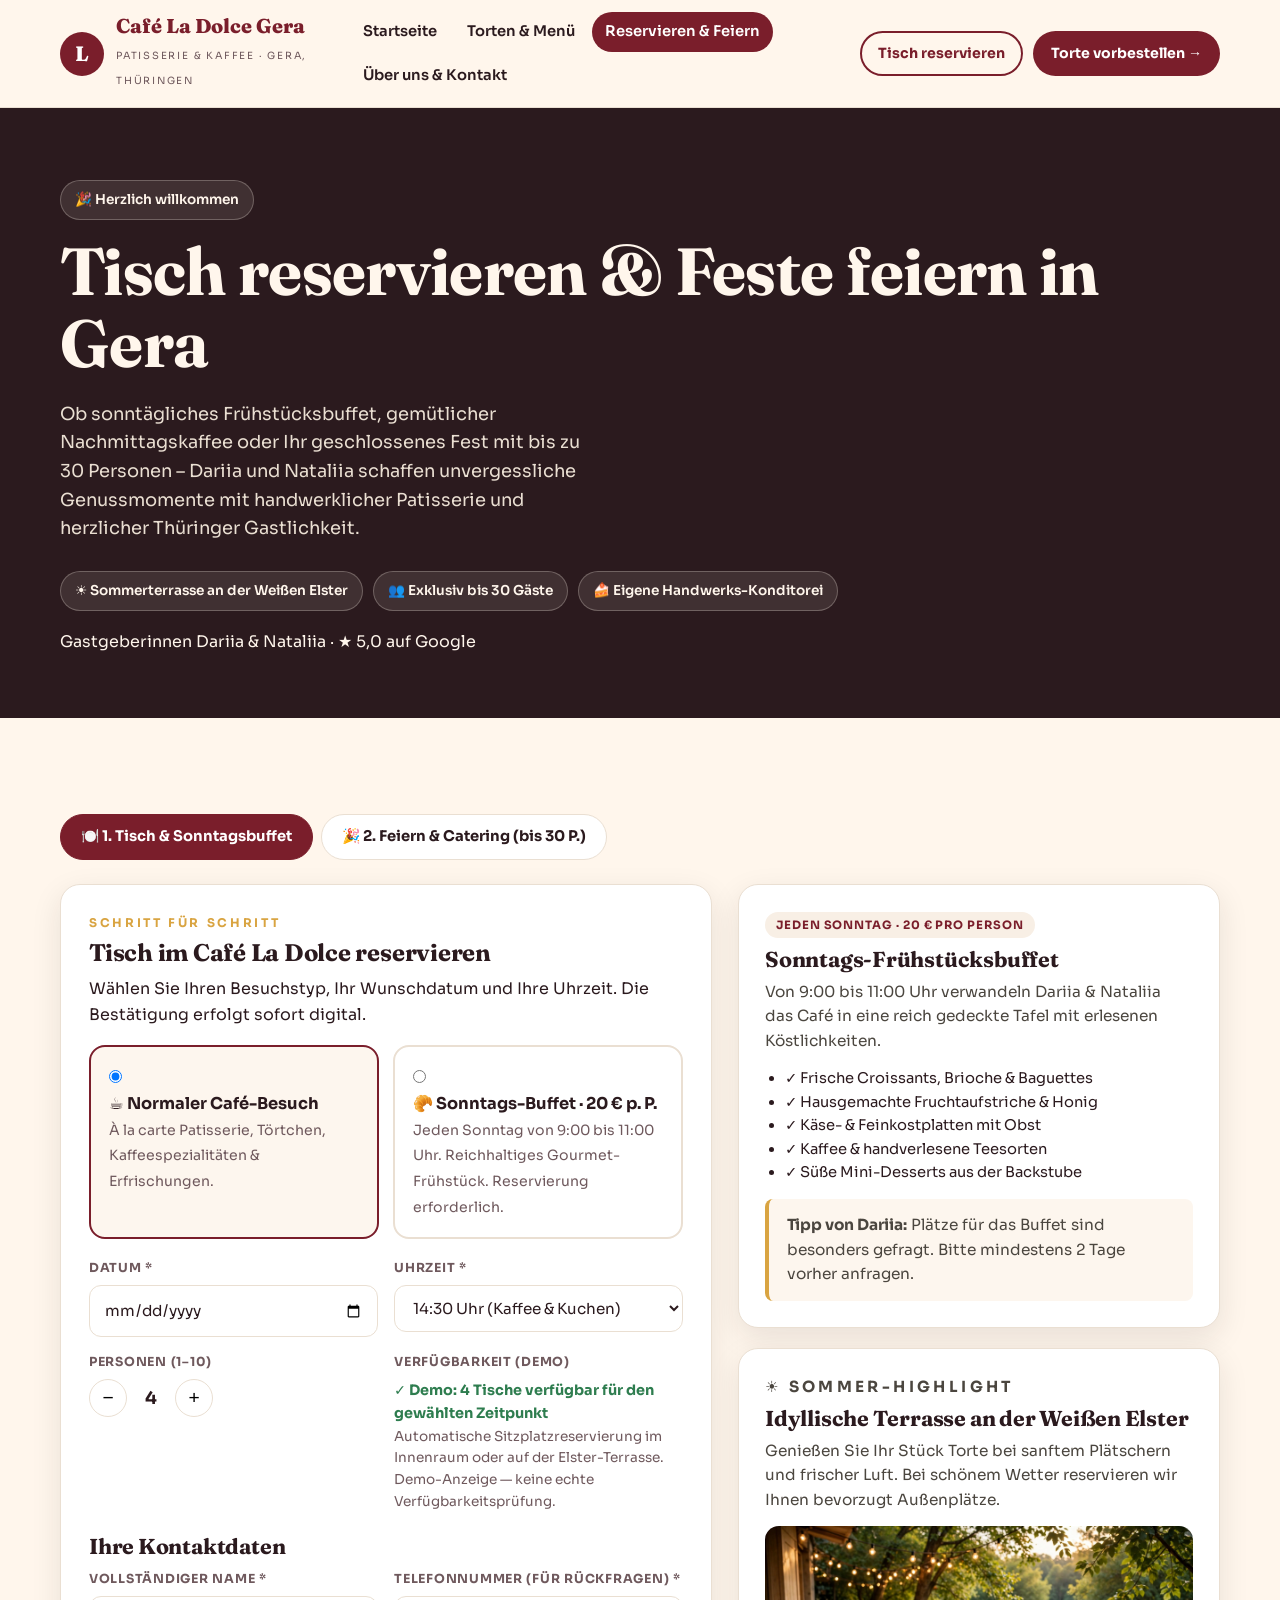
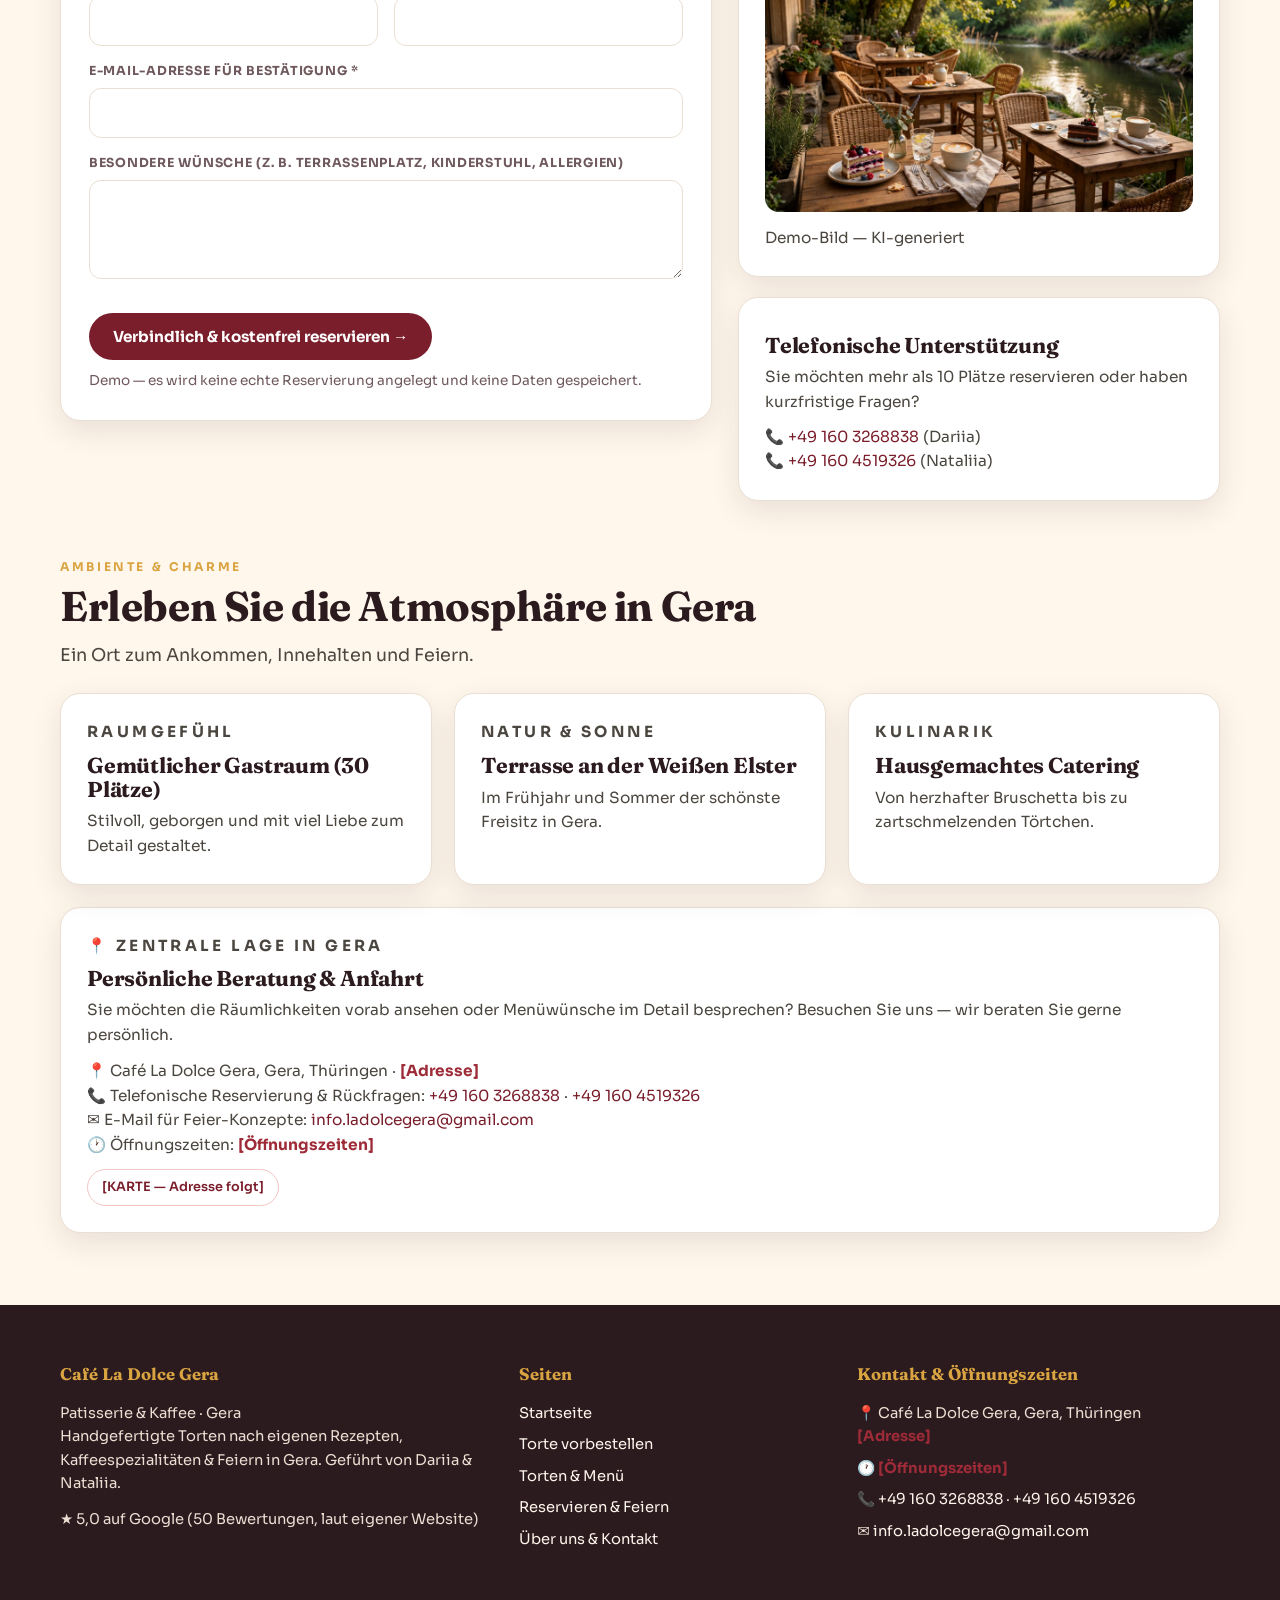
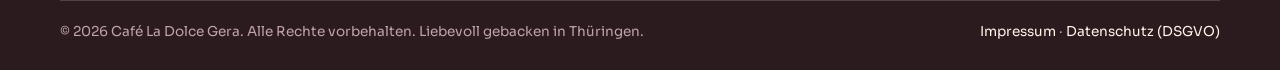
<file: reservierung.html>
<!DOCTYPE html>
<html lang="de"><head><meta charset="utf-8"><meta name="viewport" content="width=device-width, initial-scale=1">
<title>Reservieren & Feiern — Café La Dolce Gera</title>
<meta name="description" content="Reservieren &amp; Feiern — Café La Dolce Gera, Patisserie & Kaffee in Gera. Hausgemachte Torten von Dariia & Nataliia.">
<link rel="stylesheet" href="style.css"></head>
<body><header class="site"><div class="header-in">
<a class="logo" href="index.html"><span class="logo-mark">L</span><span><span class="logo-name" data-business-name>Café La Dolce Gera</span><br><span class="logo-sub">Patisserie &amp; Kaffee · Gera, Thüringen</span></span></a>
<nav class="main"><a href="index.html">Startseite</a><a href="torten.html">Torten &amp; Menü</a><a href="reservierung.html" class="active">Reservieren &amp; Feiern</a><a href="ueber-uns.html">Über uns &amp; Kontakt</a></nav>
<div class="header-cta"><a class="btn btn-outline btn-sm" href="reservierung.html">Tisch reservieren</a><a class="btn btn-cherry btn-sm" href="vorbestellen.html">Torte vorbestellen →</a></div>
</div></header>
<section class="hero"><div class="wrap">
<p><span class="trust-chip">🎉 Herzlich willkommen</span></p>
<h1 style="margin:16px 0 14px">Tisch reservieren &amp; Feste feiern in Gera</h1>
<p class="sub">Ob sonntägliches Frühstücksbuffet, gemütlicher Nachmittagskaffee oder Ihr geschlossenes Fest mit bis zu 30 Personen – Dariia und Nataliia schaffen unvergessliche Genussmomente mit handwerklicher Patisserie und herzlicher Thüringer Gastlichkeit.</p>
<div class="chips"><span class="trust-chip">☀️ Sommerterrasse an der Weißen Elster</span><span class="trust-chip">👥 Exklusiv bis 30 Gäste</span><span class="trust-chip">🍰 Eigene Handwerks-Konditorei</span></div>
<p style="margin-top:18px">Gastgeberinnen Dariia &amp; Nataliia · ★ 5,0 auf Google</p>
</div></section>

<section class="section"><div class="wrap">
<div class="tabs" role="tablist">
<button class="tab active" data-tab="tisch">🍽️ 1. Tisch &amp; Sonntagsbuffet</button>
<button class="tab" data-tab="feiern">🎉 2. Feiern &amp; Catering (bis 30 P.)</button>
</div>

<div class="tabpane active" id="tab-tisch">
<div class="flow-grid"><div>
<div class="flow-card" id="tableFormCard">
<p class="eyebrow">Schritt für Schritt</p>
<h2 style="font-size:1.5rem;margin:8px 0 10px">Tisch im Café La Dolce reservieren</h2>
<p style="margin-bottom:18px">Wählen Sie Ihren Besuchstyp, Ihr Wunschdatum und Ihre Uhrzeit. Die Bestätigung erfolgt sofort digital.</p>
<form id="tableForm" novalidate>
<div class="visit-cards">
<label class="visit-card selected"><input type="radio" name="visit" value="Normaler Café-Besuch" checked> <b>☕ Normaler Café-Besuch</b><span>À la carte Patisserie, Törtchen, Kaffeespezialitäten &amp; Erfrischungen.</span></label>
<label class="visit-card"><input type="radio" name="visit" value="Sonntags-Buffet (20 € p. P.)"> <b>🥐 Sonntags-Buffet · 20 € p. P.</b><span>Jeden Sonntag von 9:00 bis 11:00 Uhr. Reichhaltiges Gourmet-Frühstück. Reservierung erforderlich.</span></label>
</div>
<div class="form-grid">
<div class="field"><label for="tDate">Datum *</label><input type="date" id="tDate" required></div>
<div class="field"><label for="tTime">Uhrzeit *</label><select id="tTime"><option>09:00 Uhr (Frühstück)</option><option>10:00 Uhr</option><option>11:30 Uhr</option><option>13:00 Uhr</option><option selected>14:30 Uhr (Kaffee &amp; Kuchen)</option><option>16:00 Uhr</option><option>17:00 Uhr</option></select></div>
<div class="field"><label>Personen (1–10)</label><div class="stepper-num"><button type="button" data-stepper="tPersons" data-dir="-1" aria-label="Weniger Personen">−</button><b id="tPersonsVal">4</b><button type="button" data-stepper="tPersons" data-dir="1" aria-label="Mehr Personen">+</button></div><input type="hidden" id="tPersons" value="4"></div>
<div class="field"><label>Verfügbarkeit (Demo)</label><p class="green-dot">✓ Demo: 4 Tische verfügbar für den gewählten Zeitpunkt</p><p class="demo-note">Automatische Sitzplatzreservierung im Innenraum oder auf der Elster-Terrasse. Demo-Anzeige — keine echte Verfügbarkeitsprüfung.</p></div>
</div>
<h3 style="margin:22px 0 12px">Ihre Kontaktdaten</h3>
<div class="form-grid">
<div class="field"><label for="tName">Vollständiger Name *</label><input type="text" id="tName" required autocomplete="name"></div>
<div class="field"><label for="tPhone">Telefonnummer (für Rückfragen) *</label><input type="tel" id="tPhone" required autocomplete="tel"></div>
<div class="field full"><label for="tEmail">E-Mail-Adresse für Bestätigung *</label><input type="email" id="tEmail" required autocomplete="email"></div>
<div class="field full"><label for="tNotes">Besondere Wünsche (z. B. Terrassenplatz, Kinderstuhl, Allergien)</label><textarea id="tNotes" rows="3"></textarea></div>
</div>
<p id="tableError" style="color:var(--cherry);font-weight:700;margin-top:10px"></p>
<button type="submit" class="btn btn-cherry" style="margin-top:16px">Verbindlich &amp; kostenfrei reservieren →</button>
<p class="demo-note" style="margin-top:10px">Demo — es wird keine echte Reservierung angelegt und keine Daten gespeichert.</p>
</form>
</div>
<div class="flow-card hidden" id="tableConfirmation">
<div class="confirm"><div class="check-circle">✓</div>
<h2 style="font-size:1.5rem">Tisch erfolgreich gebucht!</h2>
<p style="margin-top:10px"><span class="demo-pill">Code: <span id="resCode">#RES-2026-000</span></span></p>
<p style="margin-top:14px" id="resSummary"></p>
<p class="demo-note" style="margin-top:10px">Demo-Bestätigung — keine echte Reservierung wurde angelegt.</p>
<p style="margin-top:14px">Noch Fragen? <a href="tel:+491603268838">+49 160 3268838</a></p>
<button class="btn btn-outline" id="tableRestart" style="margin-top:16px">↻ Neue Demo-Reservierung</button></div>
</div>
</div>
<div>
<div class="card"><span class="tag">Jeden Sonntag · 20 € pro Person</span><h3 style="margin-top:10px">Sonntags-Frühstücksbuffet</h3>
<p>Von 9:00 bis 11:00 Uhr verwandeln Dariia &amp; Nataliia das Café in eine reich gedeckte Tafel mit erlesenen Köstlichkeiten.</p>
<ul style="margin:14px 0 14px 20px;font-size:.92rem"><li>✓ Frische Croissants, Brioche &amp; Baguettes</li><li>✓ Hausgemachte Fruchtaufstriche &amp; Honig</li><li>✓ Käse- &amp; Feinkostplatten mit Obst</li><li>✓ Kaffee &amp; handverlesene Teesorten</li><li>✓ Süße Mini-Desserts aus der Backstube</li></ul>
<p class="note-box"><b>Tipp von Dariia:</b> Plätze für das Buffet sind besonders gefragt. Bitte mindestens 2 Tage vorher anfragen.</p></div>
<div class="card" style="margin-top:20px"><p class="eyebrow">☀️ Sommer-Highlight</p><h3 style="margin-top:8px">Idyllische Terrasse an der Weißen Elster</h3>
<p>Genießen Sie Ihr Stück Torte bei sanftem Plätschern und frischer Luft. Bei schönem Wetter reservieren wir Ihnen bevorzugt Außenplätze.</p>
<img src="assets/img/terrasse.webp" alt="Sommerterrasse an der Weißen Elster" style="border-radius:14px;margin:14px 0" loading="lazy"><p class="demo-note">Demo-Bild — KI-generiert</p></div>
<div class="card" style="margin-top:20px"><h3>Telefonische Unterstützung</h3><p>Sie möchten mehr als 10 Plätze reservieren oder haben kurzfristige Fragen?</p>
<p style="margin-top:10px">📞 <a href="tel:+491603268838">+49 160 3268838</a> (Dariia)<br>📞 <a href="tel:+491604519326">+49 160 4519326</a> (Nataliia)</p></div>
</div></div>

<div style="margin-top:56px">
<p class="eyebrow">Ambiente &amp; Charme</p>
<h2 style="margin:8px 0 12px">Erleben Sie die Atmosphäre in Gera</h2>
<p class="lead">Ein Ort zum Ankommen, Innehalten und Feiern.</p>
<div class="grid3" style="margin-top:24px">
<div class="card"><p class="eyebrow">Raumgefühl</p><h3>Gemütlicher Gastraum (30 Plätze)</h3><p>Stilvoll, geborgen und mit viel Liebe zum Detail gestaltet.</p></div>
<div class="card"><p class="eyebrow">Natur &amp; Sonne</p><h3>Terrasse an der Weißen Elster</h3><p>Im Frühjahr und Sommer der schönste Freisitz in Gera.</p></div>
<div class="card"><p class="eyebrow">Kulinarik</p><h3>Hausgemachtes Catering</h3><p>Von herzhafter Bruschetta bis zu zartschmelzenden Törtchen.</p></div>
</div>
<div class="card" style="margin-top:22px"><p class="eyebrow">📍 Zentrale Lage in Gera</p><h3 style="margin-top:8px">Persönliche Beratung &amp; Anfahrt</h3>
<p>Sie möchten die Räumlichkeiten vorab ansehen oder Menüwünsche im Detail besprechen? Besuchen Sie uns — wir beraten Sie gerne persönlich.</p>
<p style="margin-top:12px">📍 <span data-business-name>Café La Dolce Gera</span>, Gera, Thüringen · <span class="ph">[Adresse]</span><br>
📞 Telefonische Reservierung &amp; Rückfragen: <a href="tel:+491603268838">+49 160 3268838</a> · <a href="tel:+491604519326">+49 160 4519326</a><br>
✉️ E-Mail für Feier-Konzepte: <a href="mailto:info.ladolcegera@gmail.com">info.ladolcegera@gmail.com</a><br>
🕐 Öffnungszeiten: <span class="ph">[Öffnungszeiten]</span></p>
<p style="margin-top:12px"><span class="demo-pill">[KARTE — Adresse folgt]</span></p>
</div>
</div>
</div>

<div class="tabpane" id="tab-feiern">
<div class="flow-grid"><div>
<div class="flow-card" id="eventFormCard">
<h2 style="font-size:1.5rem">Feste, Firmen &amp; Familienfeiern</h2>
<p style="margin:8px 0 18px">Erzählen Sie uns von Ihrer Feier — wir melden uns persönlich bei Ihnen mit einem Menüvorschlag.</p>
<form id="eventForm" novalidate>
<p style="font-weight:700;margin-bottom:10px">Anlass *</p>
<div class="radio-cards" id="occasionCards">
<label class="radio-card selected"><input type="radio" name="occasion" value="Geburtstagsfeier" checked> <b>🎉 Geburtstagsfeier</b></label>
<label class="radio-card"><input type="radio" name="occasion" value="Firmenfeier"> <b>💼 Firmenfeier</b></label>
<label class="radio-card"><input type="radio" name="occasion" value="Geschäftseröffnung"> <b>🏪 Geschäftseröffnung</b></label>
<label class="radio-card"><input type="radio" name="occasion" value="Familienfest"> <b>👨‍👩‍👧 Familienfest</b></label>
<label class="radio-card"><input type="radio" name="occasion" value="Hochzeit"> <b>♥ Hochzeit</b></label>
</div>
<div class="form-grid" style="margin-top:18px">
<div class="field"><label for="eDate">Datum *</label><input type="date" id="eDate" required></div>
<div class="field"><label for="eTime">Zeitrahmen *</label><select id="eTime"><option>Frühstück (09:00 – 11:00 Uhr)</option><option selected>Nachmittag (14:30 – 18:30 Uhr)</option><option>Mittags (11:30 – 14:00 Uhr)</option><option>Ganztägig (10:00 – 18:00 Uhr)</option></select></div>
<div class="field"><label>Gästezahl (1–30)</label><div class="stepper-num"><button type="button" data-stepper="eGuests" data-dir="-1" aria-label="Weniger Gäste">−</button><b id="eGuestsVal">20</b><button type="button" data-stepper="eGuests" data-dir="1" aria-label="Mehr Gäste">+</button></div><input type="hidden" id="eGuests" value="20"></div>
</div>
<p style="font-weight:700;margin:18px 0 10px">Catering-Auswahl (Mehrfachauswahl)</p>
<div style="display:grid;gap:8px">
<label class="checkline"><input type="checkbox" name="catering" value="Bruschetta &amp; Feinkostplatten" checked> <span>Bruschetta &amp; Feinkostplatten</span></label>
<label class="checkline"><input type="checkbox" name="catering" value="Kalte Platten" checked> <span>Kalte Platten</span></label>
<label class="checkline"><input type="checkbox" name="catering" value="Mini-Törtchen &amp; süße Köstlichkeiten" checked> <span>Mini-Törtchen &amp; süße Köstlichkeiten</span></label>
<label class="checkline"><input type="checkbox" name="catering" value="Furschet-Frühstück"> <span>Furschet-Frühstück — [PREIS] € p. P.</span></label>
<label class="checkline"><input type="checkbox" name="catering" value="Eigene Torte mitbringen"> <span>Eigene Torte mitbringen</span></label>
</div>
<div class="form-grid" style="margin-top:18px">
<div class="field"><label for="eName">Ihr vollständiger Name *</label><input type="text" id="eName" required autocomplete="name"></div>
<div class="field"><label for="ePhone">Telefonnummer *</label><input type="tel" id="ePhone" required autocomplete="tel"></div>
<div class="field full"><label for="eEmail">E-Mail-Adresse *</label><input type="email" id="eEmail" required autocomplete="email"></div>
<div class="field full"><label for="eMsg">Nachricht an Dariia &amp; Nataliia</label><textarea id="eMsg" rows="3"></textarea></div>
</div>
<p id="eventError" style="color:var(--cherry);font-weight:700;margin-top:10px"></p>
<button type="submit" class="btn btn-cherry" style="margin-top:16px">Unverbindliche Feier-Anfrage an Dariia &amp; Nataliia senden</button>
<p class="demo-note" style="margin-top:10px">Demo — es wird keine echte Anfrage versendet und keine Daten gespeichert.</p>
</form>
</div>
<div id="eventConfirmation" class="hidden">
<p class="okbar">✉️ <b>Anfrage erfolgreich übermittelt!</b><br>Vielen Dank! Dariia &amp; Nataliia haben Ihre Anfrage erhalten. Wir kontaktieren Sie telefonisch oder per E-Mail. (Demo — keine echte Anfrage wurde versendet.)</p>
<div class="email-preview"><p class="eyebrow">Vorschau Bestätigungs-E-Mail · Live-Entwurf</p>
<div class="meta">Von: Dariia &amp; Nataliia &lt;info.ladolcegera@gmail.com&gt;<br>An: <span id="evMailTo">[leer]</span><br>Betreff: Ihre Feier-Anfrage im Café La Dolce Gera</div>
<p>Liebe/r <span id="evName">[Name]</span>,</p>
<p>wir freuen uns sehr über Ihre Anfrage! Wir prüfen aktuell unseren Kalender für Ihre geplante Veranstaltung.</p>
<ul style="margin:10px 0 10px 20px"><li>Anlass: <span id="evOccasion">—</span></li><li>Gäste: <span id="evGuests">—</span> Personen</li><li>Datum: <span id="evDate">—</span></li><li>Zeitrahmen: <span id="evTime">—</span></li></ul>
<p>Gewähltes Catering: <span id="evCatering">—</span></p>
<p>Wir melden uns persönlich bei Ihnen mit einem Menüvorschlag.</p>
<p style="color:var(--muted);font-size:.85rem">Status: Vorlage bereit · Bereit zum Absenden</p>
<button class="btn btn-outline btn-sm" id="eventRestart" style="margin-top:12px">↻ Neue Demo-Anfrage</button>
</div>
</div>
</div>
<div>
<div class="card dark"><h3>Raum-Highlights für Ihr Event</h3>
<p style="margin-top:12px">✓ <b>30 exklusive Sitzplätze</b> — warme, geschmackvolle Einrichtung mit samtigen Akzenten und flexibler Bestuhlung.</p>
<p style="margin-top:10px">✓ <b>Individuelle Tortenkreationen</b> — passende Event- und Geburtstagstorten direkt frisch aus unserer Patisserie.</p>
<p style="margin-top:10px">✓ <b>Inhabergeführt von Herzen</b> — Dariia &amp; Nataliia begleiten Ihr Event persönlich von der Planung bis zum Servieren.</p></div>
<div class="card" style="margin-top:20px"><h3>Telefonische Unterstützung</h3><p>📞 <a href="tel:+491603268838">+49 160 3268838</a> (Dariia)<br>📞 <a href="tel:+491604519326">+49 160 4519326</a> (Nataliia)</p></div>
<div class="card" style="margin-top:20px"><h3>Individueller Tortenkuchen</h3><p>Furschet-Frühstück für Familien- und Firmenfeiern — [PREIS] € p. P.</p><a href="torten.html">Tortenmenü ansehen →</a></div>
</div></div>
</div>
</div></section>
<footer class="site"><div class="wrap"><div class="foot-grid">
<div><h4 data-business-name>Café La Dolce Gera</h4><p>Patisserie &amp; Kaffee · Gera</p><p>Handgefertigte Torten nach eigenen Rezepten, Kaffeespezialitäten &amp; Feiern in Gera. Geführt von Dariia &amp; Nataliia.</p><p style="margin-top:12px">★ 5,0 auf Google (50 Bewertungen, laut eigener Website)</p></div>
<div><h4>Seiten</h4><ul><li><a href="index.html">Startseite</a></li><li><a href="vorbestellen.html">Torte vorbestellen</a></li><li><a href="torten.html">Torten &amp; Menü</a></li><li><a href="reservierung.html">Reservieren &amp; Feiern</a></li><li><a href="ueber-uns.html">Über uns &amp; Kontakt</a></li></ul></div>
<div><h4>Kontakt &amp; Öffnungszeiten</h4><ul><li>📍 <span data-business-name>Café La Dolce Gera</span>, Gera, Thüringen<br><span class="ph">[Adresse]</span></li><li>🕐 <span class="ph">[Öffnungszeiten]</span></li><li>📞 <a href="tel:+491603268838">+49 160 3268838</a> · <a href="tel:+491604519326">+49 160 4519326</a></li><li>✉️ <a href="mailto:info.ladolcegera@gmail.com">info.ladolcegera@gmail.com</a></li></ul></div>
</div><div class="foot-bottom"><span>© 2026 <span data-business-name>Café La Dolce Gera</span>. Alle Rechte vorbehalten. Liebevoll gebacken in Thüringen.</span><span><a href="impressum.html">Impressum</a> · <a href="datenschutz.html">Datenschutz (DSGVO)</a></span></div></div></footer><script src="app.js"></script></body></html>
</file>
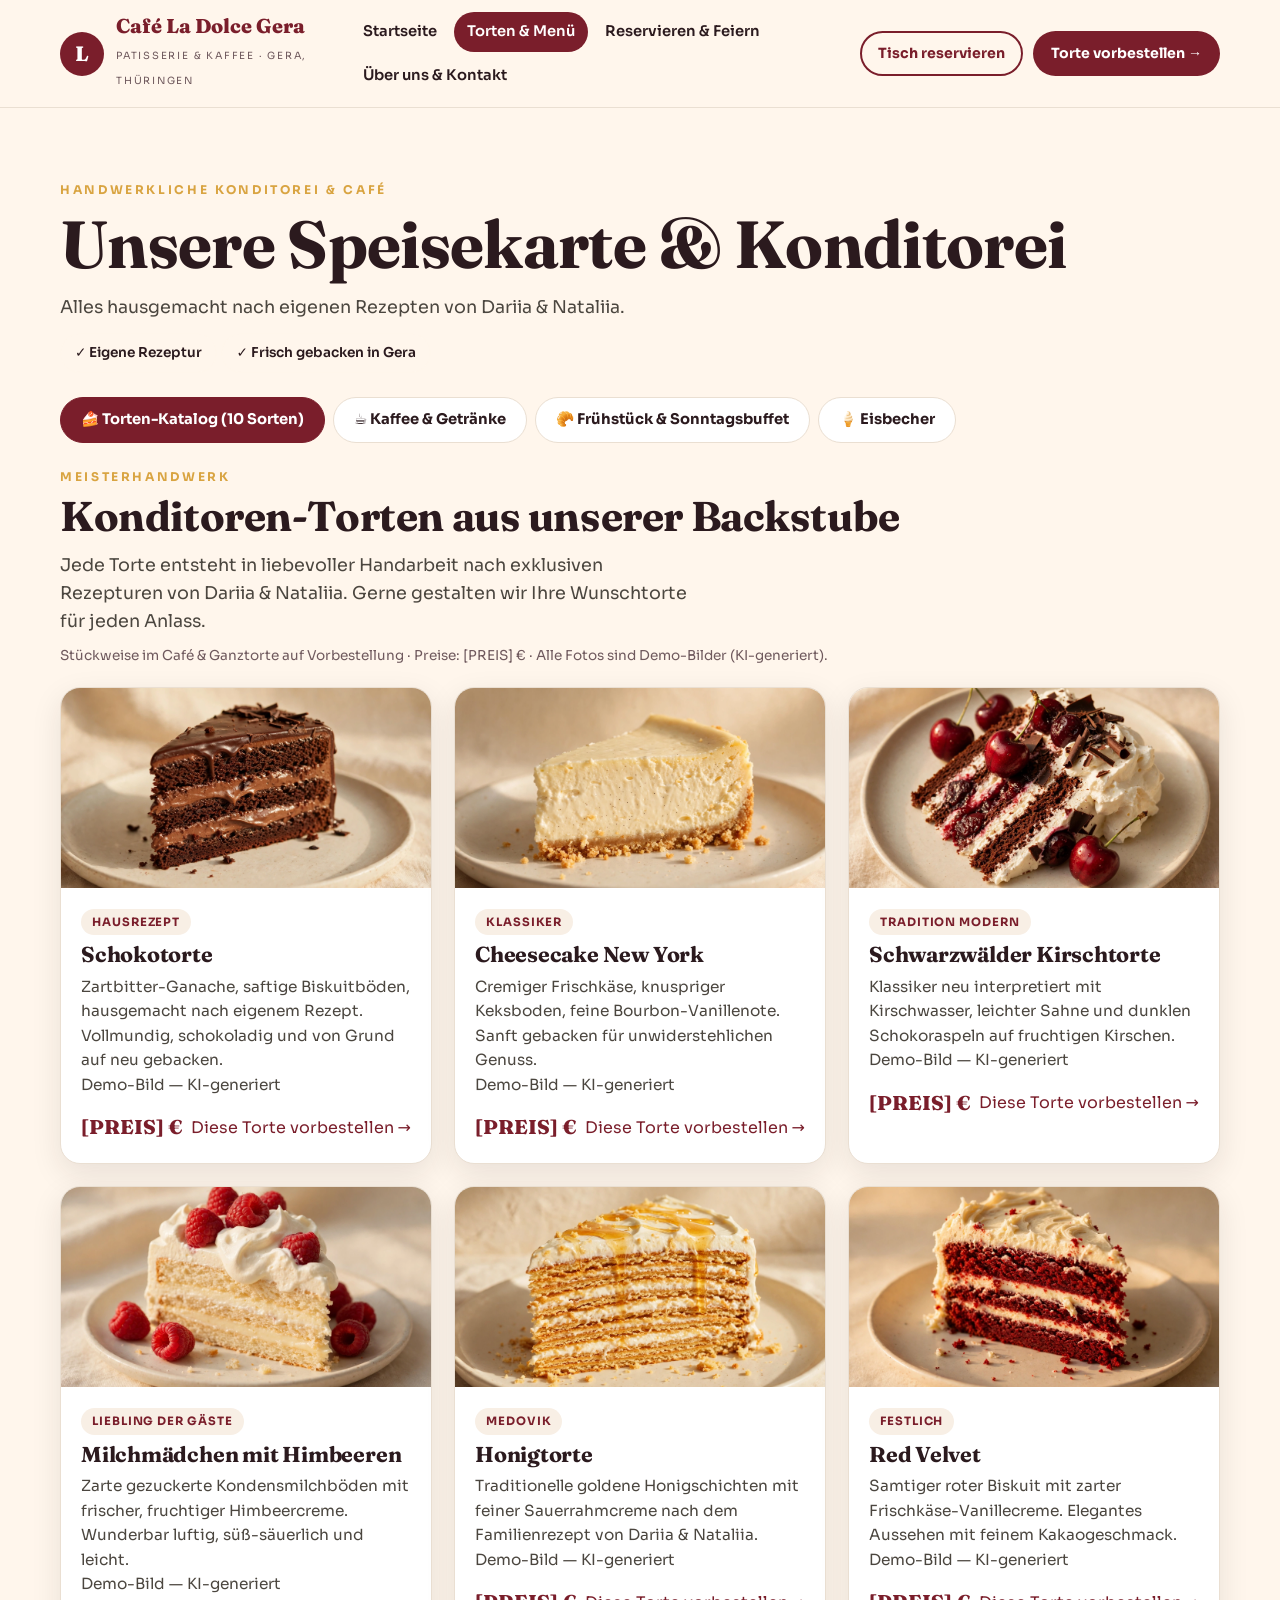
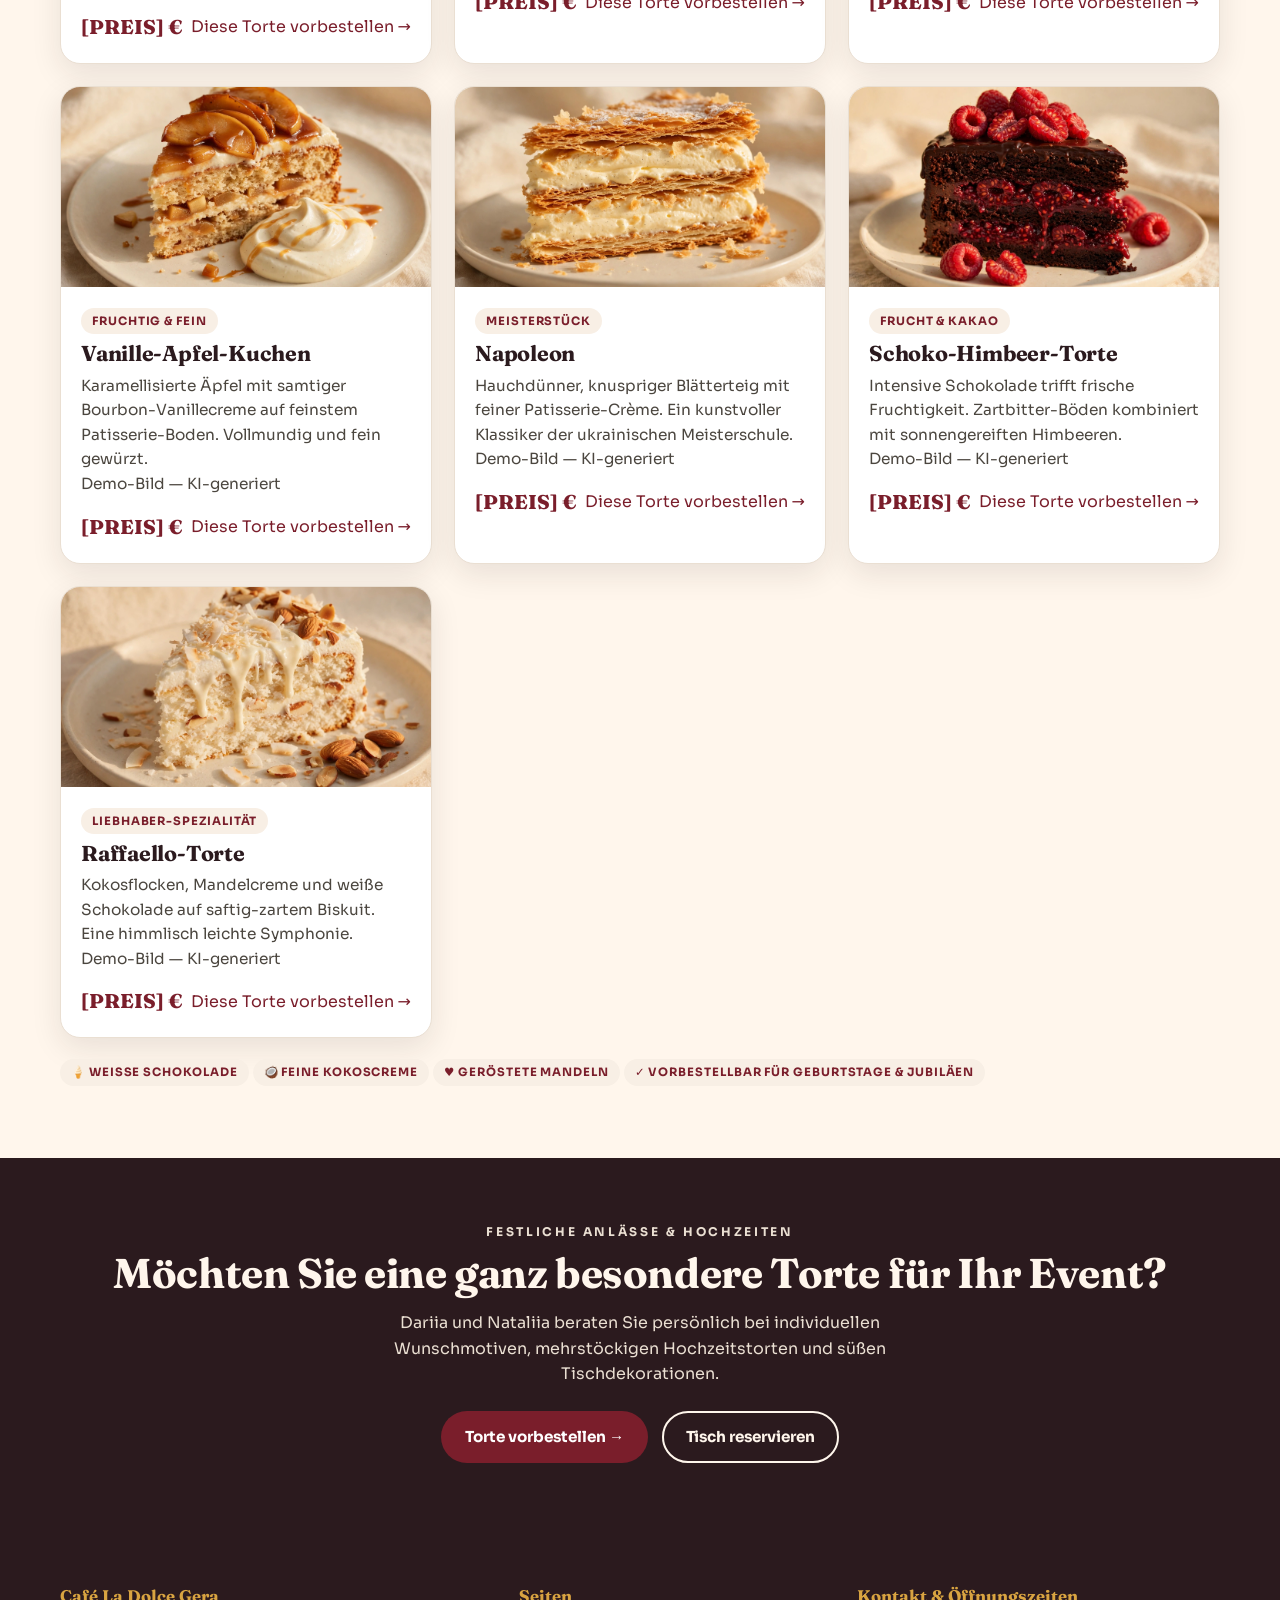
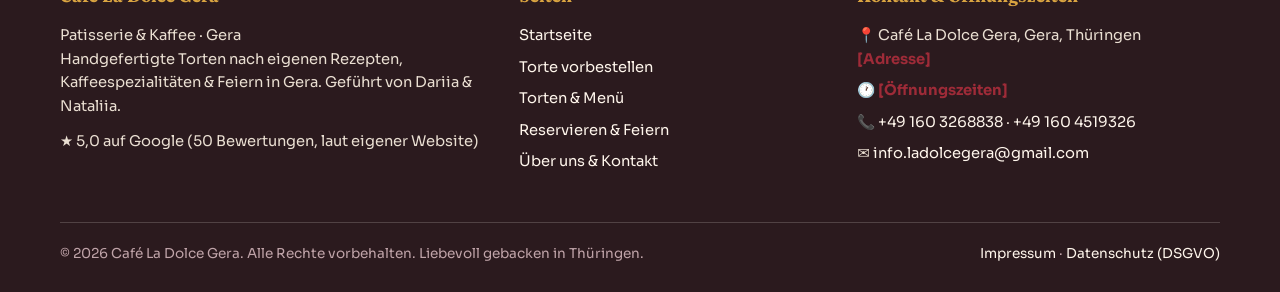
<file: torten.html>
<!DOCTYPE html>
<html lang="de"><head><meta charset="utf-8"><meta name="viewport" content="width=device-width, initial-scale=1">
<title>Torten & Menü — Café La Dolce Gera</title>
<meta name="description" content="Torten &amp; Menü — Café La Dolce Gera, Patisserie & Kaffee in Gera. Hausgemachte Torten von Dariia & Nataliia.">
<link rel="stylesheet" href="style.css"></head>
<body><header class="site"><div class="header-in">
<a class="logo" href="index.html"><span class="logo-mark">L</span><span><span class="logo-name" data-business-name>Café La Dolce Gera</span><br><span class="logo-sub">Patisserie &amp; Kaffee · Gera, Thüringen</span></span></a>
<nav class="main"><a href="index.html">Startseite</a><a href="torten.html" class="active">Torten &amp; Menü</a><a href="reservierung.html">Reservieren &amp; Feiern</a><a href="ueber-uns.html">Über uns &amp; Kontakt</a></nav>
<div class="header-cta"><a class="btn btn-outline btn-sm" href="reservierung.html">Tisch reservieren</a><a class="btn btn-cherry btn-sm" href="vorbestellen.html">Torte vorbestellen →</a></div>
</div></header>
<section class="section"><div class="wrap">
<p class="eyebrow">Handwerkliche Konditorei &amp; Café</p>
<h1 style="margin:10px 0 12px">Unsere Speisekarte &amp; Konditorei</h1>
<p class="lead">Alles hausgemacht nach eigenen Rezepten von Dariia &amp; Nataliia.</p>
<p style="margin-top:12px"><span class="trust-chip">✓ Eigene Rezeptur</span> <span class="trust-chip">✓ Frisch gebacken in Gera</span></p>
<div class="tabs" role="tablist">
<button class="tab active" data-tab="torten">🍰 Torten-Katalog (10 Sorten)</button>
<button class="tab" data-tab="getraenke">☕ Kaffee &amp; Getränke</button>
<button class="tab" data-tab="fruehstueck">🥐 Frühstück &amp; Sonntagsbuffet</button>
<button class="tab" data-tab="eis">🍦 Eisbecher</button>
</div>

<div class="tabpane active" id="tab-torten">
<p class="eyebrow">Meisterhandwerk</p>
<h2 style="margin:8px 0 12px">Konditoren-Torten aus unserer Backstube</h2>
<p class="lead">Jede Torte entsteht in liebevoller Handarbeit nach exklusiven Rezepturen von Dariia &amp; Nataliia. Gerne gestalten wir Ihre Wunschtorte für jeden Anlass.</p>
<p class="demo-note" style="margin:10px 0 20px">Stückweise im Café &amp; Ganztorte auf Vorbestellung · Preise: [PREIS] € · Alle Fotos sind Demo-Bilder (KI-generiert).</p>
<div class="grid3"><article class="card" style="padding:0;overflow:hidden">
<img src="assets/img/torte-schokotorte.webp" alt="Schokotorte" style="height:200px;width:100%;object-fit:cover" loading="lazy">
<div style="padding:20px"><span class="tag">Hausrezept</span><h3 style="margin-top:8px">Schokotorte</h3>
<p>Zartbitter-Ganache, saftige Biskuitböden, hausgemacht nach eigenem Rezept. Vollmundig, schokoladig und von Grund auf neu gebacken.</p><p class="demo-note">Demo-Bild — KI-generiert</p>
<div style="display:flex;justify-content:space-between;align-items:center;margin-top:14px"><span class="price">[PREIS] €</span><a href="vorbestellen.html?torte=schokotorte">Diese Torte vorbestellen →</a></div></div></article><article class="card" style="padding:0;overflow:hidden">
<img src="assets/img/torte-cheesecake.webp" alt="Cheesecake New York" style="height:200px;width:100%;object-fit:cover" loading="lazy">
<div style="padding:20px"><span class="tag">Klassiker</span><h3 style="margin-top:8px">Cheesecake New York</h3>
<p>Cremiger Frischkäse, knuspriger Keksboden, feine Bourbon-Vanillenote. Sanft gebacken für unwiderstehlichen Genuss.</p><p class="demo-note">Demo-Bild — KI-generiert</p>
<div style="display:flex;justify-content:space-between;align-items:center;margin-top:14px"><span class="price">[PREIS] €</span><a href="vorbestellen.html?torte=cheesecake">Diese Torte vorbestellen →</a></div></div></article><article class="card" style="padding:0;overflow:hidden">
<img src="assets/img/torte-schwarzwaelder.webp" alt="Schwarzwälder Kirschtorte" style="height:200px;width:100%;object-fit:cover" loading="lazy">
<div style="padding:20px"><span class="tag">Tradition modern</span><h3 style="margin-top:8px">Schwarzwälder Kirschtorte</h3>
<p>Klassiker neu interpretiert mit Kirschwasser, leichter Sahne und dunklen Schokoraspeln auf fruchtigen Kirschen.</p><p class="demo-note">Demo-Bild — KI-generiert</p>
<div style="display:flex;justify-content:space-between;align-items:center;margin-top:14px"><span class="price">[PREIS] €</span><a href="vorbestellen.html?torte=schwarzwaelder">Diese Torte vorbestellen →</a></div></div></article><article class="card" style="padding:0;overflow:hidden">
<img src="assets/img/torte-milchmaedchen.webp" alt="Milchmädchen mit Himbeeren" style="height:200px;width:100%;object-fit:cover" loading="lazy">
<div style="padding:20px"><span class="tag">Liebling der Gäste</span><h3 style="margin-top:8px">Milchmädchen mit Himbeeren</h3>
<p>Zarte gezuckerte Kondensmilchböden mit frischer, fruchtiger Himbeercreme. Wunderbar luftig, süß-säuerlich und leicht.</p><p class="demo-note">Demo-Bild — KI-generiert</p>
<div style="display:flex;justify-content:space-between;align-items:center;margin-top:14px"><span class="price">[PREIS] €</span><a href="vorbestellen.html?torte=milchmaedchen">Diese Torte vorbestellen →</a></div></div></article><article class="card" style="padding:0;overflow:hidden">
<img src="assets/img/torte-honigtorte.webp" alt="Honigtorte" style="height:200px;width:100%;object-fit:cover" loading="lazy">
<div style="padding:20px"><span class="tag">Medovik</span><h3 style="margin-top:8px">Honigtorte</h3>
<p>Traditionelle goldene Honigschichten mit feiner Sauerrahmcreme nach dem Familienrezept von Dariia & Nataliia.</p><p class="demo-note">Demo-Bild — KI-generiert</p>
<div style="display:flex;justify-content:space-between;align-items:center;margin-top:14px"><span class="price">[PREIS] €</span><a href="vorbestellen.html?torte=honigtorte">Diese Torte vorbestellen →</a></div></div></article><article class="card" style="padding:0;overflow:hidden">
<img src="assets/img/torte-redvelvet.webp" alt="Red Velvet" style="height:200px;width:100%;object-fit:cover" loading="lazy">
<div style="padding:20px"><span class="tag">Festlich</span><h3 style="margin-top:8px">Red Velvet</h3>
<p>Samtiger roter Biskuit mit zarter Frischkäse-Vanillecreme. Elegantes Aussehen mit feinem Kakaogeschmack.</p><p class="demo-note">Demo-Bild — KI-generiert</p>
<div style="display:flex;justify-content:space-between;align-items:center;margin-top:14px"><span class="price">[PREIS] €</span><a href="vorbestellen.html?torte=redvelvet">Diese Torte vorbestellen →</a></div></div></article><article class="card" style="padding:0;overflow:hidden">
<img src="assets/img/torte-vanille-apfel.webp" alt="Vanille-Apfel-Kuchen" style="height:200px;width:100%;object-fit:cover" loading="lazy">
<div style="padding:20px"><span class="tag">Fruchtig & Fein</span><h3 style="margin-top:8px">Vanille-Apfel-Kuchen</h3>
<p>Karamellisierte Äpfel mit samtiger Bourbon-Vanillecreme auf feinstem Patisserie-Boden. Vollmundig und fein gewürzt.</p><p class="demo-note">Demo-Bild — KI-generiert</p>
<div style="display:flex;justify-content:space-between;align-items:center;margin-top:14px"><span class="price">[PREIS] €</span><a href="vorbestellen.html?torte=vanille-apfel">Diese Torte vorbestellen →</a></div></div></article><article class="card" style="padding:0;overflow:hidden">
<img src="assets/img/torte-napoleon.webp" alt="Napoleon" style="height:200px;width:100%;object-fit:cover" loading="lazy">
<div style="padding:20px"><span class="tag">Meisterstück</span><h3 style="margin-top:8px">Napoleon</h3>
<p>Hauchdünner, knuspriger Blätterteig mit feiner Patisserie-Crème. Ein kunstvoller Klassiker der ukrainischen Meisterschule.</p><p class="demo-note">Demo-Bild — KI-generiert</p>
<div style="display:flex;justify-content:space-between;align-items:center;margin-top:14px"><span class="price">[PREIS] €</span><a href="vorbestellen.html?torte=napoleon">Diese Torte vorbestellen →</a></div></div></article><article class="card" style="padding:0;overflow:hidden">
<img src="assets/img/torte-schoko-himbeer.webp" alt="Schoko-Himbeer-Torte" style="height:200px;width:100%;object-fit:cover" loading="lazy">
<div style="padding:20px"><span class="tag">Frucht & Kakao</span><h3 style="margin-top:8px">Schoko-Himbeer-Torte</h3>
<p>Intensive Schokolade trifft frische Fruchtigkeit. Zartbitter-Böden kombiniert mit sonnengereiften Himbeeren.</p><p class="demo-note">Demo-Bild — KI-generiert</p>
<div style="display:flex;justify-content:space-between;align-items:center;margin-top:14px"><span class="price">[PREIS] €</span><a href="vorbestellen.html?torte=schoko-himbeer">Diese Torte vorbestellen →</a></div></div></article><article class="card" style="padding:0;overflow:hidden">
<img src="assets/img/torte-raffaello.webp" alt="Raffaello-Torte" style="height:200px;width:100%;object-fit:cover" loading="lazy">
<div style="padding:20px"><span class="tag">Liebhaber-Spezialität</span><h3 style="margin-top:8px">Raffaello-Torte</h3>
<p>Kokosflocken, Mandelcreme und weiße Schokolade auf saftig-zartem Biskuit. Eine himmlisch leichte Symphonie.</p><p class="demo-note">Demo-Bild — KI-generiert</p>
<div style="display:flex;justify-content:space-between;align-items:center;margin-top:14px"><span class="price">[PREIS] €</span><a href="vorbestellen.html?torte=raffaello">Diese Torte vorbestellen →</a></div></div></article></div>
<p style="margin-top:20px"><span class="tag">🍦 Weiße Schokolade</span> <span class="tag">🥥 Feine Kokoscreme</span> <span class="tag">♥ Geröstete Mandeln</span> <span class="tag">✓ Vorbestellbar für Geburtstage &amp; Jubiläen</span></p>
</div>

<div class="tabpane" id="tab-getraenke">
<p class="eyebrow">Aroma &amp; Genuss</p>
<h2 style="margin:8px 0 12px">Kaffeespezialitäten &amp; erlesene Getränke</h2>
<p class="lead">Vom perfekt extrahierten Siebträger-Espresso bis hin zu hausgemachten Fruchtlimonaden und thüringischem Bier.</p>
<div class="grid3" style="margin-top:24px">
<div class="card"><h3>☕ Frischer Barista-Kaffee</h3><p>Frisch gemahlen.</p>
<div class="menu-row"><div><b>Espresso</b><p>Kräftig, samtige Crema, schonend geröstet</p></div><span class="price">[PREIS] €</span></div>
<div class="menu-row"><div><b>Latte Macchiato</b><p>Dreischichtig mit feinporigem Milchschaum</p></div><span class="price">[PREIS] €</span></div>
<div class="menu-row"><div><b>Cappuccino</b><p>Ausgewogener Espresso mit seidiger Milch</p></div><span class="price">[PREIS] €</span></div>
<div class="menu-row"><div><b>Americano</b><p>Verlängerter Espresso, mild im Abgang</p></div><span class="price">[PREIS] €</span></div>
<div class="menu-row"><div><b>Café Crème</b><p>Klassischer großer Kaffee mit goldener Crema</p></div><span class="price">[PREIS] €</span></div>
<div class="menu-row"><div><b>Espresso Macchiato</b><p>Mit einem feinen Schuss Milchschaum</p></div><span class="price">[PREIS] €</span></div>
<div class="menu-row"><div><b>Heißer Kakao mit Sahne</b><p>Echte Schokolade, gekrönt mit frischer Schlagsahne</p></div><span class="price">[PREIS] €</span></div>
<p class="demo-note" style="margin-top:10px">Auf Wunsch auch mit Hafermilch erhältlich. + [PREIS] €</p></div>
<div class="card"><h3>🥤 Tee &amp; Hausgemachtes</h3><p>Frisch und fruchtig.</p>
<div class="menu-row"><div><b>Hausgemachte Zitrone-Minze Limonade</b><p>Frischer Zitronensaft, Minze, Rohrzucker</p></div><span class="price">[PREIS] €</span></div>
<div class="menu-row"><div><b>Hausgemachte Himbeer-Rosmarin Limonade</b><p>Pürierte Waldhimbeeren &amp; frischer Rosmarin</p></div><span class="price">[PREIS] €</span></div>
<div class="menu-row"><div><b>Ausgewählte Teesorten im Kännchen</b><p>Darjeeling, Grüner Tee, Früchte, Kamille, Kräuter</p></div><span class="price">[PREIS] €</span></div></div>
<div class="card"><h3>🍷 Aperitif &amp; Regionales</h3><p>Für den besonderen Moment.</p>
<div class="menu-row"><div><b>Aperol Spritz</b><p>Aperol, Prosecco, Soda &amp; frische Orange</p></div><span class="price">[PREIS] €</span></div>
<div class="menu-row"><div><b>Feiner Sekt (0,1 l)</b><p>Trocken oder halbtrocken, prickelnd serviert</p></div><span class="price">[PREIS] €</span></div>
<div class="menu-row"><div><b>Thüringer Bier</b><p>Regionale Braukunst frisch gekühlt aus der Flasche</p></div><span class="price">[PREIS] €</span></div></div>
</div></div>

<div class="tabpane" id="tab-fruehstueck">
<p class="eyebrow">Morgendlicher Zauber</p>
<h2 style="margin:8px 0 12px">Frühstück &amp; Sonntagsbuffet</h2>
<p class="lead">Beginnen Sie Ihren Tag in entspannter Atmosphäre mit ofenfrischen Butter-Croissants oder genießen Sie unser reichhaltiges Sonntagsbuffet.</p>
<div class="grid2" style="margin-top:24px">
<div class="card"><span class="tag">Jeden Sonntag · 9:00 bis 11:00 Uhr · 20 € pro Person</span><h3 style="margin-top:10px">Großes Sonntags-Frühstücksbuffet</h3>
<p>Ein feierlicher Start in den Sonntag mit reichhaltiger Auswahl: warme Brötchen, hausgemachte Aufstriche, feines Gebäck und herzhafte Platten — dazu frischer Kaffee.</p>
<img src="assets/img/buffet.webp" alt="Sonntags-Frühstücksbuffet" style="border-radius:14px;margin:14px 0" loading="lazy"><p class="demo-note">Demo-Bild — KI-generiert</p>
<p><b>⚠ Reservierung zwingend erforderlich.</b> Da die Plätze für unser Sonntagsbuffet heiß begehrt sind, bitten wir um vorherige Tischreservierung.</p>
<div style="display:flex;gap:10px;margin-top:14px;flex-wrap:wrap"><a class="btn btn-cherry btn-sm" href="reservierung.html">Buffet-Tisch reservieren →</a><a class="btn btn-outline btn-sm" href="tel:+491603268838">📞 Oder direkt telefonisch anfragen</a></div></div>
<div class="card"><h3>☀️ Tägliches Frühstück</h3>
<div class="menu-row"><div><b>Frühstück für 1 Person</b><p>Auswahl an frischen Brötchen, Butter, feiner Marmelade, Honig, Käse- und Schinkenauswahl sowie ein gekochtes Ei.</p></div><span class="price">[PREIS] €</span></div>
<div class="menu-row"><div><b>Frühstück für 2 Personen</b><p>Große Etagere mit Brötchenkorb, Croissants, hausgemachten Aufstrichen, Wurst- &amp; Käseplatte, frischem Obst.</p></div><span class="price">[PREIS] €</span></div>
<div class="menu-row"><div><b>Französische Butter-Croissants</b><p>Frisch gebacken, herrlich blättrig &amp; buttrig. Wahlweise pur, mit Butter &amp; Konfitüre oder Nutella.</p></div><span class="price">[PREIS] €</span></div>
<p class="demo-note" style="margin-top:10px">Serviert während der Öffnungszeiten <span class="ph">[Öffnungszeiten]</span>.</p></div>
</div></div>

<div class="tabpane" id="tab-eis">
<p class="eyebrow">Kühler Genuss</p>
<h2 style="margin:8px 0 12px">Hausgemachte Eisspezialitäten &amp; Eisbecher</h2>
<p class="lead">Traditionelle Eisrezepturen mit besten Zutaten, frischer Sahne und echten Früchten kreiert.</p>
<div class="grid3" style="margin-top:24px">
<div class="card"><h3>Eis nach Wahl</h3><p>Auswahl aus unseren wechselnden Sorten: Bourbon-Vanille, Dunkle Schokolade, Erdbeere, Pistazie und saisonale Sorten.</p><p class="demo-note">🍦 Mit frischer Sahne auf Wunsch</p><span class="price">[PREIS] €</span></div>
<div class="card"><h3>Fruchtbecher</h3><p>Fruchtiges Sorbet und Vanilleeis, reich garniert mit frischen Beeren der Saison und hausgemachter Fruchtsoße.</p><p class="demo-note">🌿 Mit echten Früchten zubereitet</p><span class="price">[PREIS] €</span></div>
<div class="card"><h3>Schokobecher</h3><p>Intensives Schokoladeneis kombiniert mit Vanilleeis, warmer Zartbitter-Schokosoße und knusprigem Keks-Crumble.</p><p class="demo-note">🍪 Für echte Schokoladenfans</p><span class="price">[PREIS] €</span></div>
</div>
<p style="margin-top:20px">Auch im Angebot: Banana Split und Erdbeer-ParadEIS — Eis pro Kugel: <span class="price">[PREIS] €</span>.</p>
</div>
</div></section>

<section class="band-dark" style="padding:64px 0"><div class="wrap" style="text-align:center">
<p class="eyebrow">Festliche Anlässe &amp; Hochzeiten</p>
<h2 style="margin:10px 0 14px">Möchten Sie eine ganz besondere Torte für Ihr Event?</h2>
<p style="margin:0 auto 24px;max-width:620px">Dariia und Nataliia beraten Sie persönlich bei individuellen Wunschmotiven, mehrstöckigen Hochzeitstorten und süßen Tischdekorationen.</p>
<div style="display:flex;gap:14px;justify-content:center;flex-wrap:wrap"><a class="btn btn-cherry" href="vorbestellen.html">Torte vorbestellen →</a><a class="btn btn-cream" href="reservierung.html">Tisch reservieren</a></div>
</div></section>
<footer class="site"><div class="wrap"><div class="foot-grid">
<div><h4 data-business-name>Café La Dolce Gera</h4><p>Patisserie &amp; Kaffee · Gera</p><p>Handgefertigte Torten nach eigenen Rezepten, Kaffeespezialitäten &amp; Feiern in Gera. Geführt von Dariia &amp; Nataliia.</p><p style="margin-top:12px">★ 5,0 auf Google (50 Bewertungen, laut eigener Website)</p></div>
<div><h4>Seiten</h4><ul><li><a href="index.html">Startseite</a></li><li><a href="vorbestellen.html">Torte vorbestellen</a></li><li><a href="torten.html">Torten &amp; Menü</a></li><li><a href="reservierung.html">Reservieren &amp; Feiern</a></li><li><a href="ueber-uns.html">Über uns &amp; Kontakt</a></li></ul></div>
<div><h4>Kontakt &amp; Öffnungszeiten</h4><ul><li>📍 <span data-business-name>Café La Dolce Gera</span>, Gera, Thüringen<br><span class="ph">[Adresse]</span></li><li>🕐 <span class="ph">[Öffnungszeiten]</span></li><li>📞 <a href="tel:+491603268838">+49 160 3268838</a> · <a href="tel:+491604519326">+49 160 4519326</a></li><li>✉️ <a href="mailto:info.ladolcegera@gmail.com">info.ladolcegera@gmail.com</a></li></ul></div>
</div><div class="foot-bottom"><span>© 2026 <span data-business-name>Café La Dolce Gera</span>. Alle Rechte vorbehalten. Liebevoll gebacken in Thüringen.</span><span><a href="impressum.html">Impressum</a> · <a href="datenschutz.html">Datenschutz (DSGVO)</a></span></div></div></footer><script src="app.js"></script></body></html>
</file>
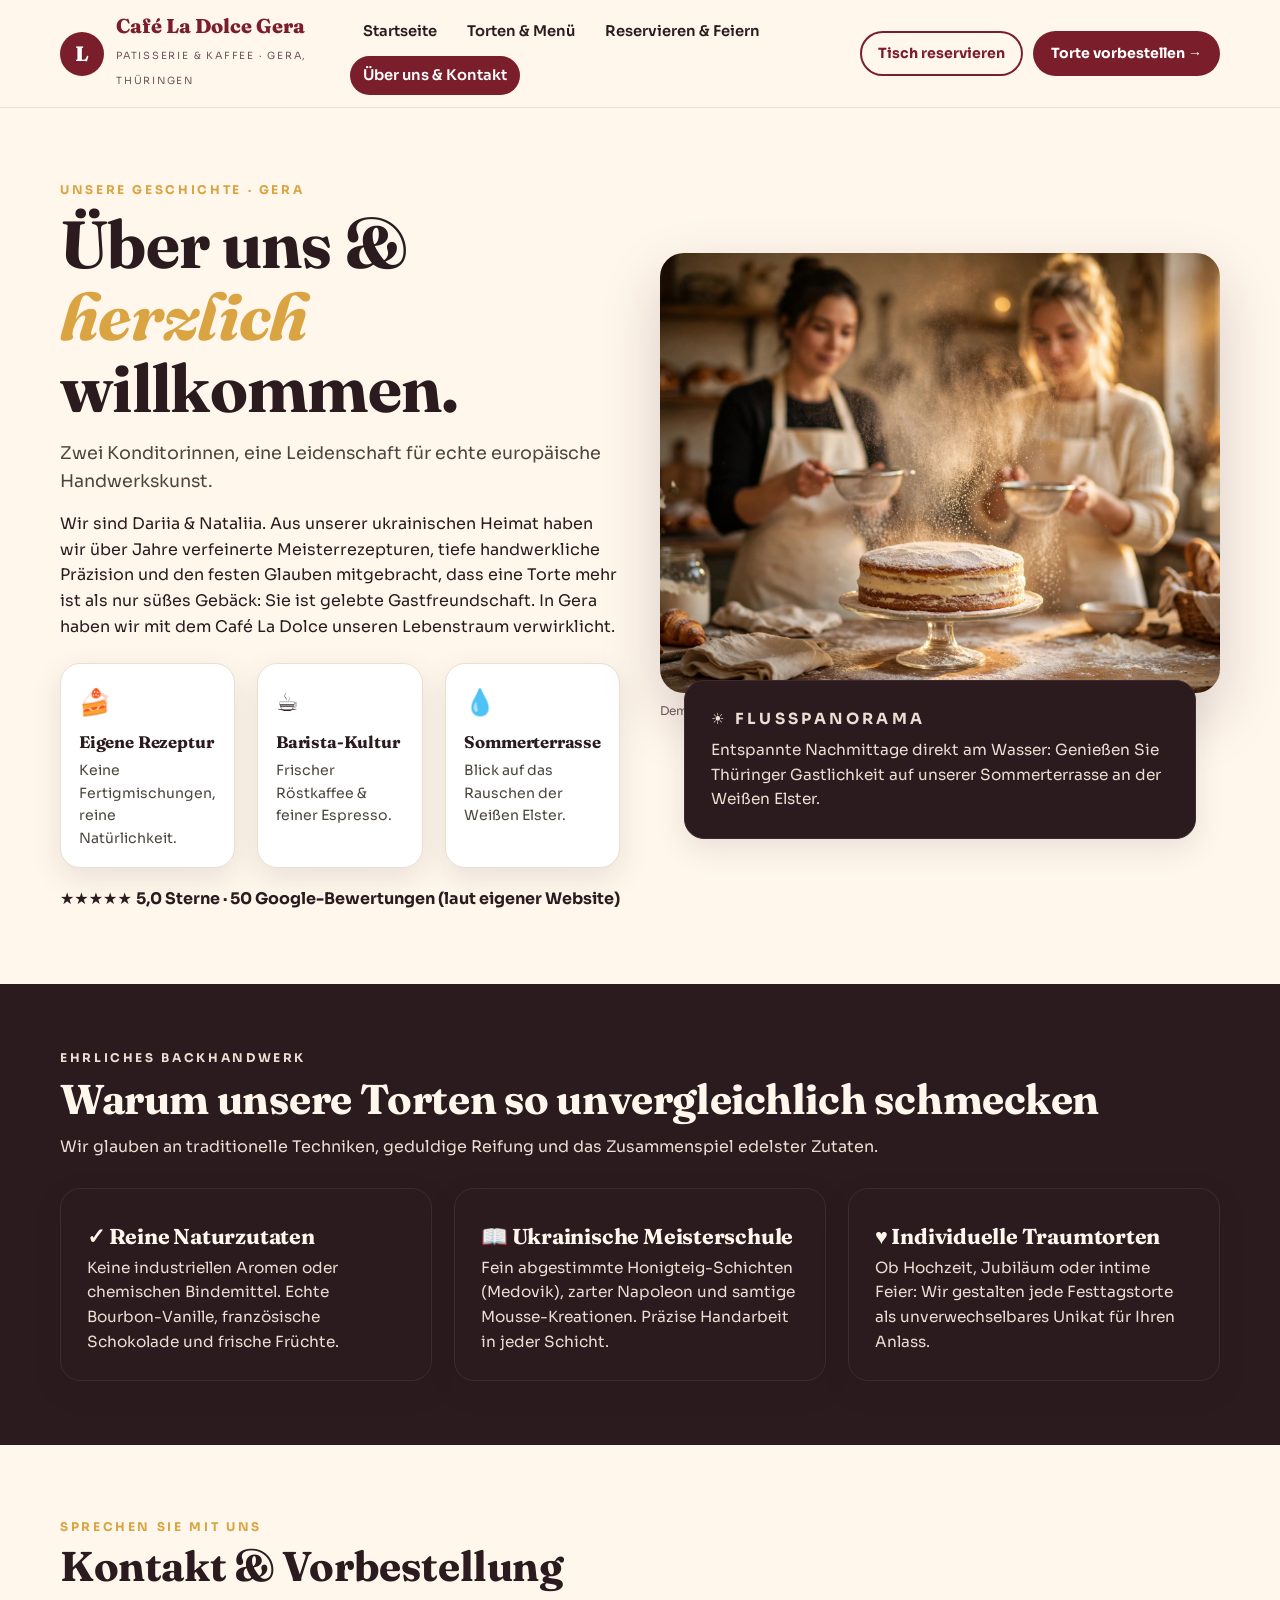
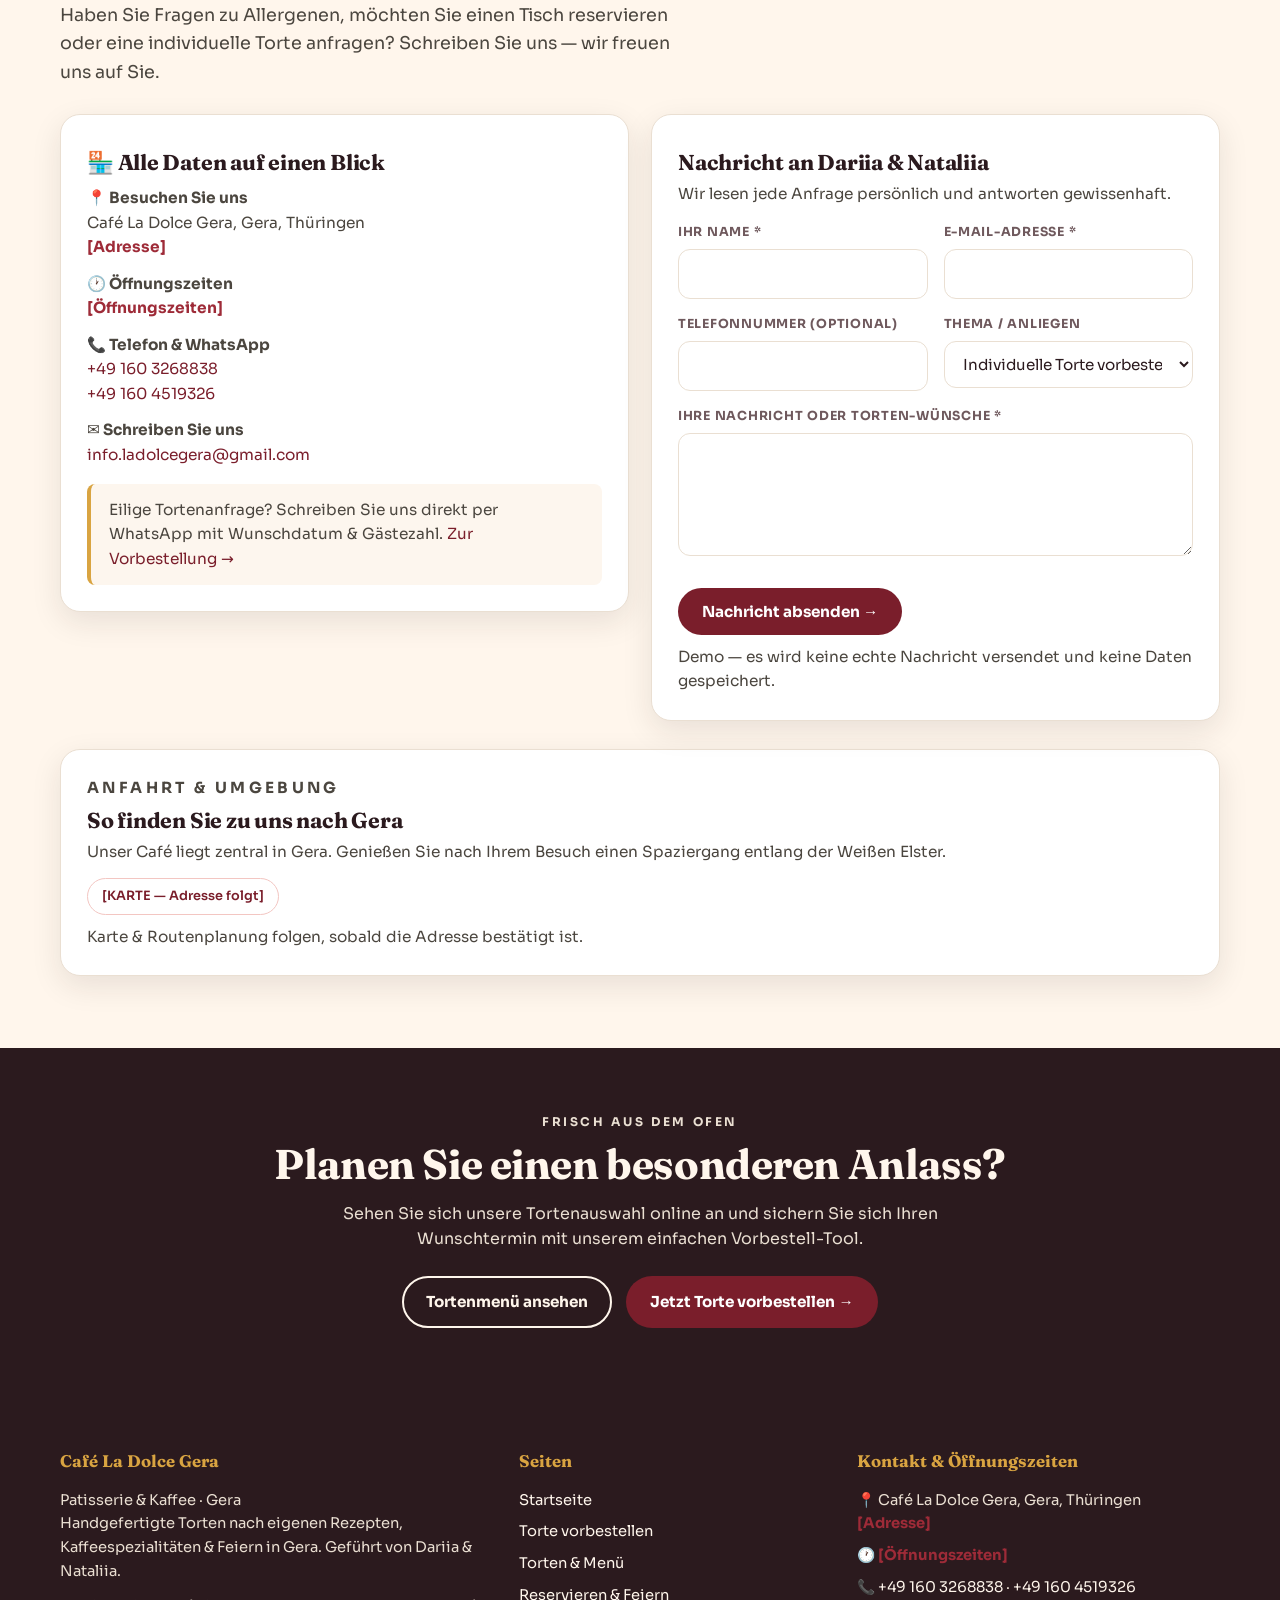
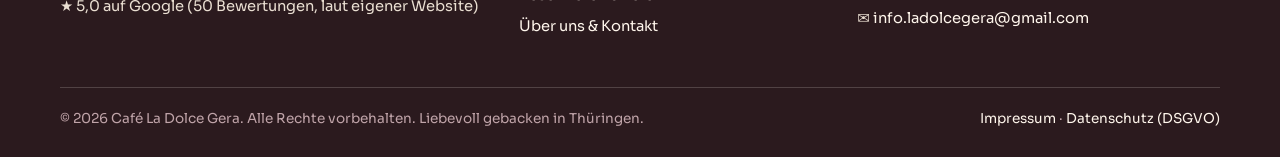
<file: ueber-uns.html>
<!DOCTYPE html>
<html lang="de"><head><meta charset="utf-8"><meta name="viewport" content="width=device-width, initial-scale=1">
<title>Über uns & Kontakt — Café La Dolce Gera</title>
<meta name="description" content="Über uns &amp; Kontakt — Café La Dolce Gera, Patisserie & Kaffee in Gera. Hausgemachte Torten von Dariia & Nataliia.">
<link rel="stylesheet" href="style.css"></head>
<body><header class="site"><div class="header-in">
<a class="logo" href="index.html"><span class="logo-mark">L</span><span><span class="logo-name" data-business-name>Café La Dolce Gera</span><br><span class="logo-sub">Patisserie &amp; Kaffee · Gera, Thüringen</span></span></a>
<nav class="main"><a href="index.html">Startseite</a><a href="torten.html">Torten &amp; Menü</a><a href="reservierung.html">Reservieren &amp; Feiern</a><a href="ueber-uns.html" class="active">Über uns &amp; Kontakt</a></nav>
<div class="header-cta"><a class="btn btn-outline btn-sm" href="reservierung.html">Tisch reservieren</a><a class="btn btn-cherry btn-sm" href="vorbestellen.html">Torte vorbestellen →</a></div>
</div></header>
<section class="section"><div class="wrap"><div class="split">
<div>
<p class="eyebrow">Unsere Geschichte · Gera</p>
<h1 style="margin:10px 0 14px">Über uns &amp; <em>herzlich</em> willkommen.</h1>
<p class="lead">Zwei Konditorinnen, eine Leidenschaft für echte europäische Handwerkskunst.</p>
<p style="margin-top:16px">Wir sind Dariia &amp; Nataliia. Aus unserer ukrainischen Heimat haben wir über Jahre verfeinerte Meisterrezepturen, tiefe handwerkliche Präzision und den festen Glauben mitgebracht, dass eine Torte mehr ist als nur süßes Gebäck: Sie ist gelebte Gastfreundschaft. In Gera haben wir mit dem Café La Dolce unseren Lebenstraum verwirklicht.</p>
<div class="grid3" style="margin-top:24px">
<div class="card" style="padding:18px"><span class="icon">🍰</span><h3 style="font-size:1.05rem">Eigene Rezeptur</h3><p style="font-size:.88rem">Keine Fertigmischungen, reine Natürlichkeit.</p></div>
<div class="card" style="padding:18px"><span class="icon">☕</span><h3 style="font-size:1.05rem">Barista-Kultur</h3><p style="font-size:.88rem">Frischer Röstkaffee &amp; feiner Espresso.</p></div>
<div class="card" style="padding:18px"><span class="icon">💧</span><h3 style="font-size:1.05rem">Sommerterrasse</h3><p style="font-size:.88rem">Blick auf das Rauschen der Weißen Elster.</p></div>
</div>
<p style="margin-top:18px">★★★★★ <b>5,0 Sterne · 50 Google-Bewertungen (laut eigener Website)</b></p>
</div>
<div>
<img src="assets/img/about-baeckerinnen.webp" alt="Zwei Bäckerinnen in Schürzen beim Bestäuben einer Torte — Demo-Illustration" style="border-radius:24px;box-shadow:var(--shadow-lg);width:100%;height:440px;object-fit:cover" loading="lazy">
<p class="img-label">Demo-Illustration (KI-generiert) — zeigt nicht Dariia &amp; Nataliia selbst.</p>
<div class="card dark" style="margin-top:-40px;position:relative;margin-left:24px;margin-right:24px"><p class="eyebrow">☀️ Flusspanorama</p><p style="margin-top:6px">Entspannte Nachmittage direkt am Wasser: Genießen Sie Thüringer Gastlichkeit auf unserer Sommerterrasse an der Weißen Elster.</p></div>
</div>
</div></div></section>

<section class="band-dark" style="padding:64px 0"><div class="wrap">
<p class="eyebrow">Ehrliches Backhandwerk</p>
<h2 style="margin:10px 0 12px">Warum unsere Torten so unvergleichlich schmecken</h2>
<p class="lead">Wir glauben an traditionelle Techniken, geduldige Reifung und das Zusammenspiel edelster Zutaten.</p>
<div class="grid3" style="margin-top:28px">
<div class="card dark" style="border-color:var(--plum2)"><h3>✓ Reine Naturzutaten</h3><p>Keine industriellen Aromen oder chemischen Bindemittel. Echte Bourbon-Vanille, französische Schokolade und frische Früchte.</p></div>
<div class="card dark" style="border-color:var(--plum2)"><h3>📖 Ukrainische Meisterschule</h3><p>Fein abgestimmte Honigteig-Schichten (Medovik), zarter Napoleon und samtige Mousse-Kreationen. Präzise Handarbeit in jeder Schicht.</p></div>
<div class="card dark" style="border-color:var(--plum2)"><h3>♥ Individuelle Traumtorten</h3><p>Ob Hochzeit, Jubiläum oder intime Feier: Wir gestalten jede Festtagstorte als unverwechselbares Unikat für Ihren Anlass.</p></div>
</div></div></section>

<section class="section"><div class="wrap">
<p class="eyebrow">Sprechen Sie mit uns</p>
<h2 style="margin:8px 0 12px">Kontakt &amp; Vorbestellung</h2>
<p class="lead">Haben Sie Fragen zu Allergenen, möchten Sie einen Tisch reservieren oder eine individuelle Torte anfragen? Schreiben Sie uns — wir freuen uns auf Sie.</p>
<div class="grid2" style="margin-top:28px;align-items:start">
<div class="card"><h3>🏪 Alle Daten auf einen Blick</h3>
<p style="margin-top:12px"><b>📍 Besuchen Sie uns</b><br><span data-business-name>Café La Dolce Gera</span>, Gera, Thüringen<br><span class="ph">[Adresse]</span></p>
<p style="margin-top:12px"><b>🕐 Öffnungszeiten</b><br><span class="ph">[Öffnungszeiten]</span></p>
<p style="margin-top:12px"><b>📞 Telefon &amp; WhatsApp</b><br><a href="tel:+491603268838">+49 160 3268838</a><br><a href="tel:+491604519326">+49 160 4519326</a></p>
<p style="margin-top:12px"><b>✉️ Schreiben Sie uns</b><br><a href="mailto:info.ladolcegera@gmail.com">info.ladolcegera@gmail.com</a></p>
<p class="note-box" style="margin-top:16px">Eilige Tortenanfrage? Schreiben Sie uns direkt per WhatsApp mit Wunschdatum &amp; Gästezahl. <a href="vorbestellen.html">Zur Vorbestellung →</a></p></div>
<div>
<div class="card" id="contactFormCard"><h3>Nachricht an Dariia &amp; Nataliia</h3><p>Wir lesen jede Anfrage persönlich und antworten gewissenhaft.</p>
<form id="contactForm" novalidate style="margin-top:16px">
<div class="form-grid">
<div class="field"><label for="kName">Ihr Name *</label><input type="text" id="kName" required autocomplete="name"></div>
<div class="field"><label for="kEmail">E-Mail-Adresse *</label><input type="email" id="kEmail" required autocomplete="email"></div>
<div class="field"><label for="kPhone">Telefonnummer (optional)</label><input type="tel" id="kPhone" autocomplete="tel"></div>
<div class="field"><label for="kTopic">Thema / Anliegen</label><select id="kTopic"><option selected>Individuelle Torte vorbestellen</option><option>Tischreservierung im Café / Terrasse</option><option>Private Feier / Event</option><option>Allgemeine Frage &amp; Feedback</option></select></div>
<div class="field full"><label for="kMsg">Ihre Nachricht oder Torten-Wünsche *</label><textarea id="kMsg" rows="4" required></textarea></div>
</div>
<p id="contactError" style="color:var(--cherry);font-weight:700;margin-top:10px"></p>
<button type="submit" class="btn btn-cherry" style="margin-top:14px">Nachricht absenden →</button>
<p class="demo-note" style="margin-top:10px">Demo — es wird keine echte Nachricht versendet und keine Daten gespeichert.</p>
</form></div>
<div class="card hidden" id="contactConfirmation"><div class="confirm"><div class="check-circle">✓</div>
<h3>Vielen Dank, <span id="kConfirmName">—</span>!</h3>
<p style="margin-top:10px">Ihre Nachricht zum Thema „<span id="kConfirmTopic">—</span>" ist bei uns angekommen. Wir melden uns persönlich bei Ihnen. (Demo — keine echte Nachricht wurde versendet.)</p>
<button class="btn btn-outline" id="contactRestart" style="margin-top:16px">↻ Neue Demo-Nachricht</button></div></div>
</div>
</div>
<div class="card" style="margin-top:28px"><p class="eyebrow">Anfahrt &amp; Umgebung</p><h3 style="margin-top:8px">So finden Sie zu uns nach Gera</h3>
<p>Unser Café liegt zentral in Gera. Genießen Sie nach Ihrem Besuch einen Spaziergang entlang der Weißen Elster.</p>
<p style="margin-top:14px"><span class="demo-pill">[KARTE — Adresse folgt]</span></p>
<p class="demo-note" style="margin-top:10px">Karte &amp; Routenplanung folgen, sobald die Adresse bestätigt ist.</p></div>
</div></section>

<section class="band-dark" style="padding:64px 0"><div class="wrap" style="text-align:center">
<p class="eyebrow">Frisch aus dem Ofen</p>
<h2 style="margin:10px 0 14px">Planen Sie einen besonderen Anlass?</h2>
<p style="margin:0 auto 24px;max-width:600px">Sehen Sie sich unsere Tortenauswahl online an und sichern Sie sich Ihren Wunschtermin mit unserem einfachen Vorbestell-Tool.</p>
<div style="display:flex;gap:14px;justify-content:center;flex-wrap:wrap"><a class="btn btn-cream" href="torten.html">Tortenmenü ansehen</a><a class="btn btn-cherry" href="vorbestellen.html">Jetzt Torte vorbestellen →</a></div>
</div></section>
<footer class="site"><div class="wrap"><div class="foot-grid">
<div><h4 data-business-name>Café La Dolce Gera</h4><p>Patisserie &amp; Kaffee · Gera</p><p>Handgefertigte Torten nach eigenen Rezepten, Kaffeespezialitäten &amp; Feiern in Gera. Geführt von Dariia &amp; Nataliia.</p><p style="margin-top:12px">★ 5,0 auf Google (50 Bewertungen, laut eigener Website)</p></div>
<div><h4>Seiten</h4><ul><li><a href="index.html">Startseite</a></li><li><a href="vorbestellen.html">Torte vorbestellen</a></li><li><a href="torten.html">Torten &amp; Menü</a></li><li><a href="reservierung.html">Reservieren &amp; Feiern</a></li><li><a href="ueber-uns.html">Über uns &amp; Kontakt</a></li></ul></div>
<div><h4>Kontakt &amp; Öffnungszeiten</h4><ul><li>📍 <span data-business-name>Café La Dolce Gera</span>, Gera, Thüringen<br><span class="ph">[Adresse]</span></li><li>🕐 <span class="ph">[Öffnungszeiten]</span></li><li>📞 <a href="tel:+491603268838">+49 160 3268838</a> · <a href="tel:+491604519326">+49 160 4519326</a></li><li>✉️ <a href="mailto:info.ladolcegera@gmail.com">info.ladolcegera@gmail.com</a></li></ul></div>
</div><div class="foot-bottom"><span>© 2026 <span data-business-name>Café La Dolce Gera</span>. Alle Rechte vorbehalten. Liebevoll gebacken in Thüringen.</span><span><a href="impressum.html">Impressum</a> · <a href="datenschutz.html">Datenschutz (DSGVO)</a></span></div></div></footer><script src="app.js"></script></body></html>
</file>
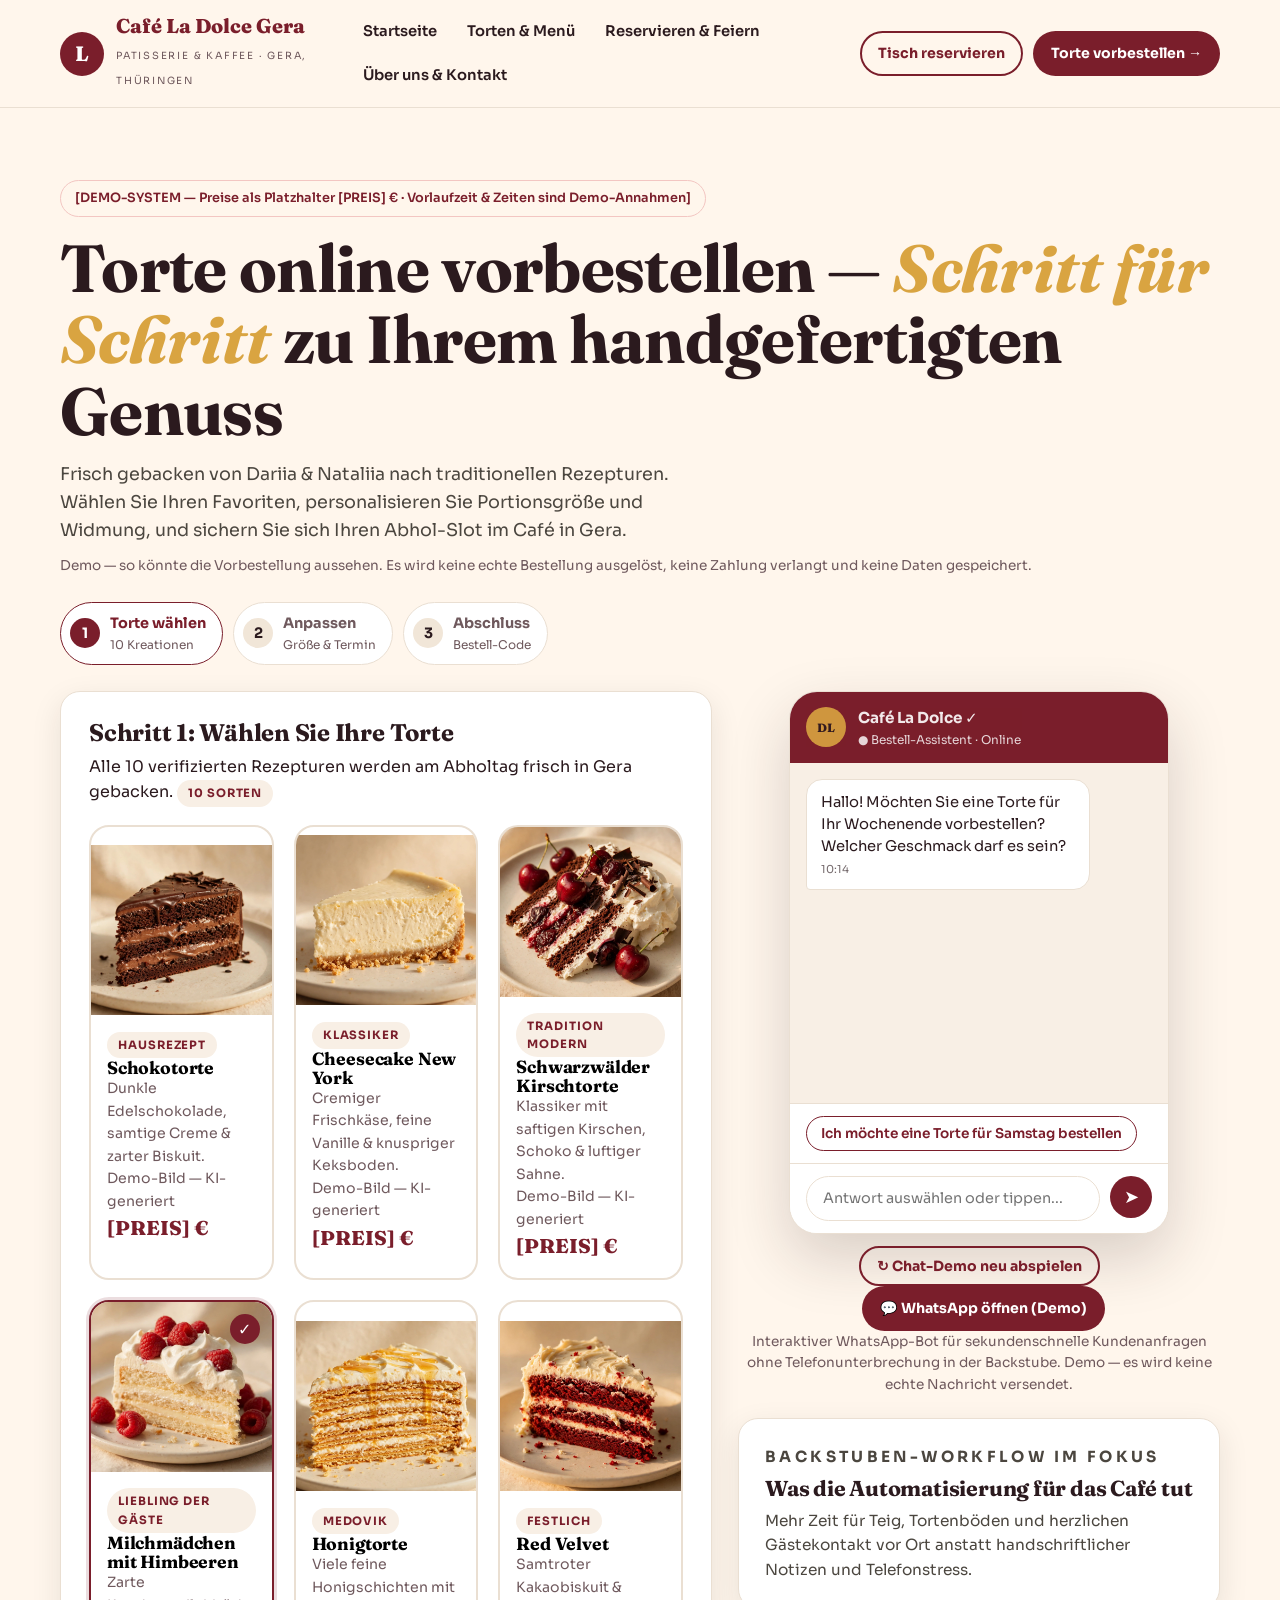
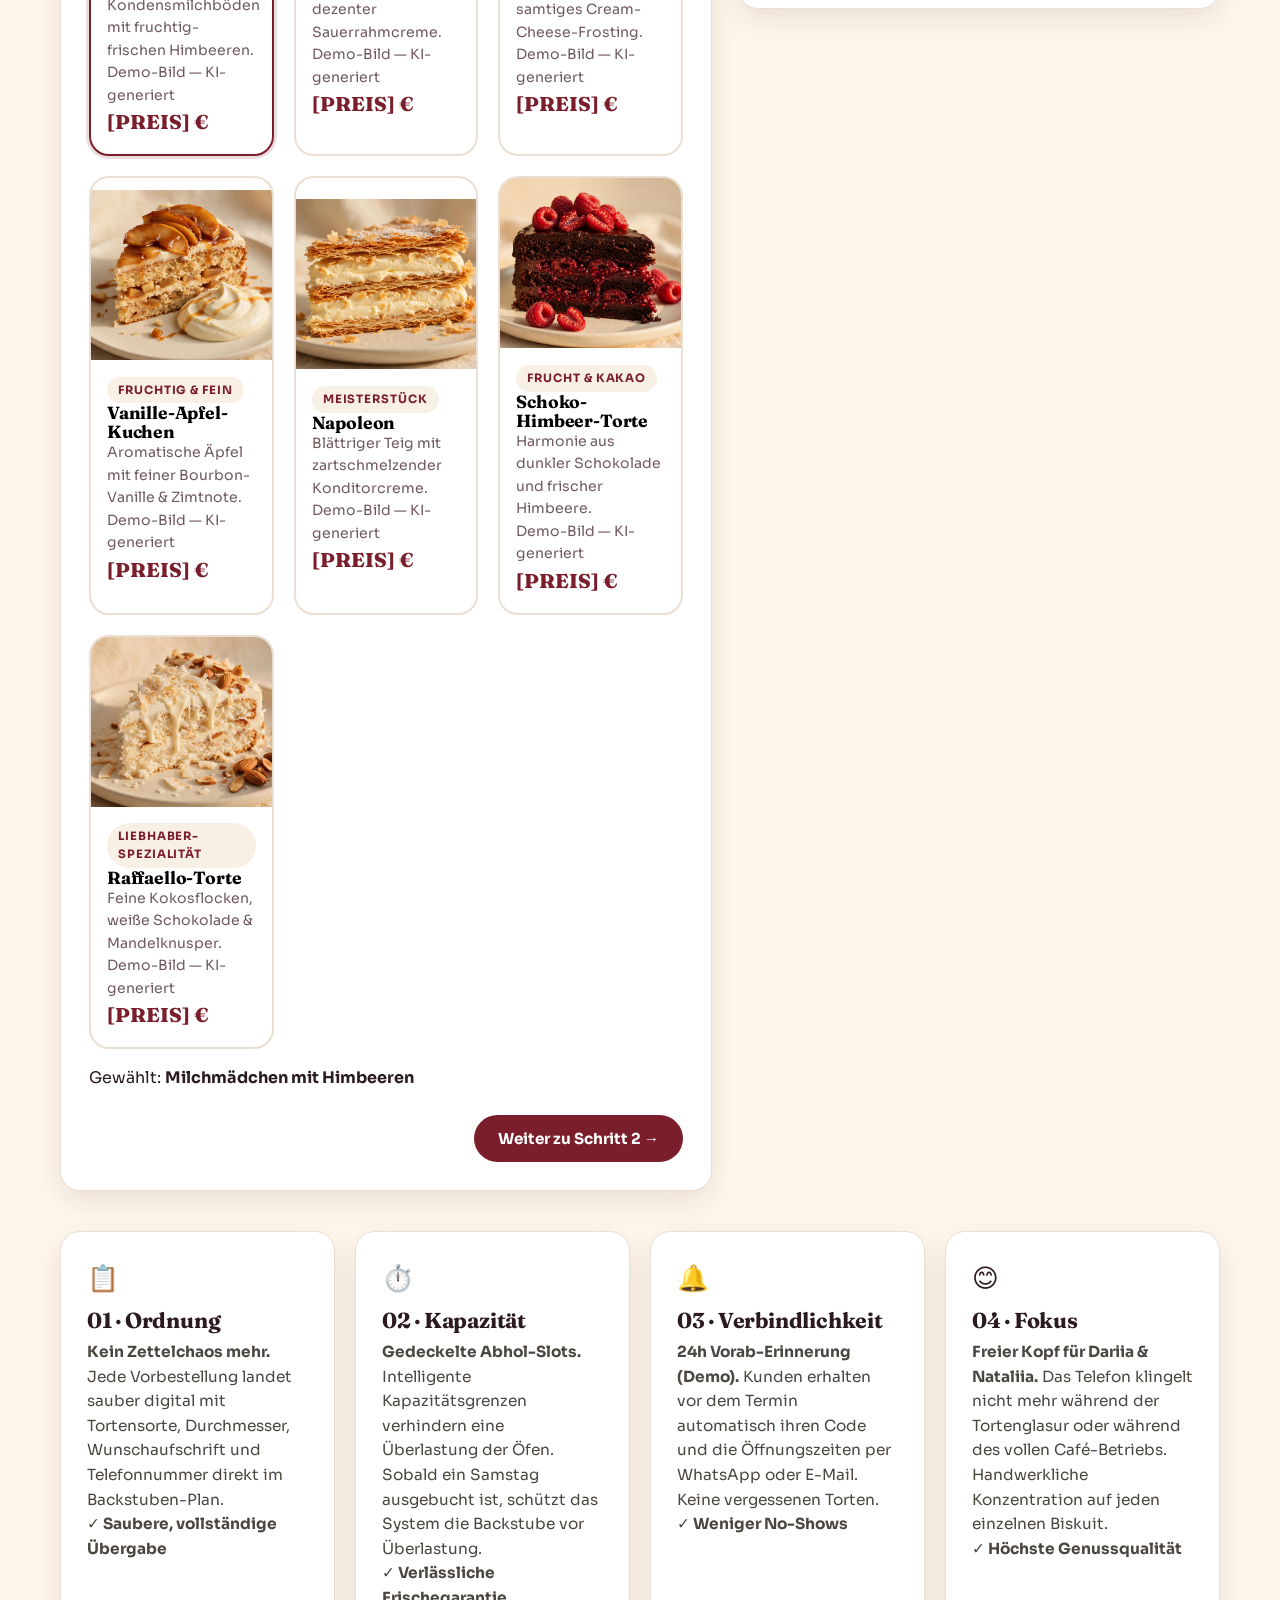
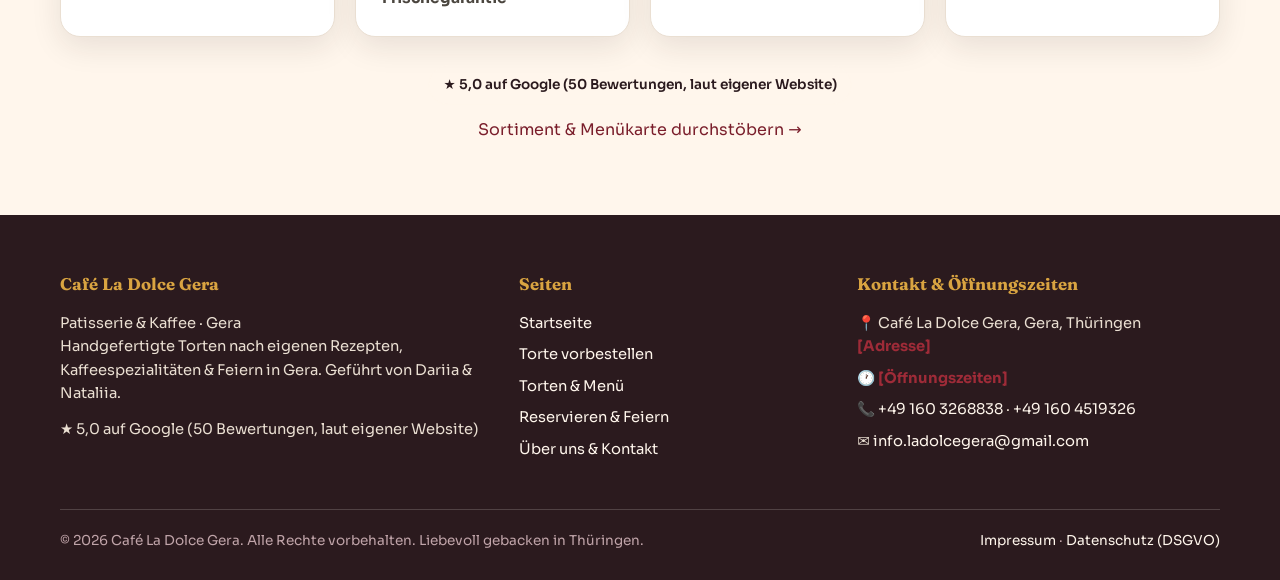
<file: vorbestellen.html>
<!DOCTYPE html>
<html lang="de"><head><meta charset="utf-8"><meta name="viewport" content="width=device-width, initial-scale=1">
<title>Torte vorbestellen — Café La Dolce Gera</title>
<meta name="description" content="Torte vorbestellen — Café La Dolce Gera, Patisserie & Kaffee in Gera. Hausgemachte Torten von Dariia & Nataliia.">
<link rel="stylesheet" href="style.css"></head>
<body><header class="site"><div class="header-in">
<a class="logo" href="index.html"><span class="logo-mark">L</span><span><span class="logo-name" data-business-name>Café La Dolce Gera</span><br><span class="logo-sub">Patisserie &amp; Kaffee · Gera, Thüringen</span></span></a>
<nav class="main"><a href="index.html">Startseite</a><a href="torten.html">Torten &amp; Menü</a><a href="reservierung.html">Reservieren &amp; Feiern</a><a href="ueber-uns.html">Über uns &amp; Kontakt</a></nav>
<div class="header-cta"><a class="btn btn-outline btn-sm" href="reservierung.html">Tisch reservieren</a><a class="btn btn-cherry btn-sm" href="vorbestellen.html">Torte vorbestellen →</a></div>
</div></header>
<section class="section"><div class="wrap">
<p><span class="demo-pill">[DEMO-SYSTEM — Preise als Platzhalter [PREIS] € · Vorlaufzeit &amp; Zeiten sind Demo-Annahmen]</span></p>
<h1 style="margin:16px 0 12px">Torte online vorbestellen — <em>Schritt für Schritt</em> zu Ihrem handgefertigten Genuss</h1>
<p class="lead">Frisch gebacken von Dariia &amp; Nataliia nach traditionellen Rezepturen. Wählen Sie Ihren Favoriten, personalisieren Sie Portionsgröße und Widmung, und sichern Sie sich Ihren Abhol-Slot im Café in Gera.</p>
<p class="demo-note" style="margin-top:10px">Demo — so könnte die Vorbestellung aussehen. Es wird keine echte Bestellung ausgelöst, keine Zahlung verlangt und keine Daten gespeichert.</p>

<div class="stepper" id="stepper">
<div class="step-pill active" data-step="1"><span class="num">1</span><span>Torte wählen<small>10 Kreationen</small></span></div>
<div class="step-pill" data-step="2"><span class="num">2</span><span>Anpassen<small>Größe &amp; Termin</small></span></div>
<div class="step-pill" data-step="3"><span class="num">3</span><span>Abschluss<small>Bestell-Code</small></span></div>
</div>

<div class="flow-grid"><div>
<form id="orderForm" novalidate>
<!-- STEP 1 -->
<div class="flow-card" data-pane="1">
<h2 style="font-size:1.5rem">Schritt 1: Wählen Sie Ihre Torte</h2>
<p style="margin:8px 0 18px">Alle 10 verifizierten Rezepturen werden am Abholtag frisch in Gera gebacken. <span class="tag">10 Sorten</span></p>
<div class="cake-grid" id="cakeGrid"><button type="button" class="cake-tile" data-cake="schokotorte" aria-pressed="false">
<span class="check">✓</span><img src="assets/img/torte-schokotorte.webp" alt="Schokotorte" loading="lazy">
<div class="body"><span class="tag">Hausrezept</span><h3>Schokotorte</h3><p>Dunkle Edelschokolade, samtige Creme & zarter Biskuit.</p><p class="demo-note">Demo-Bild — KI-generiert</p><p><span class="price">[PREIS] €</span></p></div></button><button type="button" class="cake-tile" data-cake="cheesecake" aria-pressed="false">
<span class="check">✓</span><img src="assets/img/torte-cheesecake.webp" alt="Cheesecake New York" loading="lazy">
<div class="body"><span class="tag">Klassiker</span><h3>Cheesecake New York</h3><p>Cremiger Frischkäse, feine Vanille & knuspriger Keksboden.</p><p class="demo-note">Demo-Bild — KI-generiert</p><p><span class="price">[PREIS] €</span></p></div></button><button type="button" class="cake-tile" data-cake="schwarzwaelder" aria-pressed="false">
<span class="check">✓</span><img src="assets/img/torte-schwarzwaelder.webp" alt="Schwarzwälder Kirschtorte" loading="lazy">
<div class="body"><span class="tag">Tradition modern</span><h3>Schwarzwälder Kirschtorte</h3><p>Klassiker mit saftigen Kirschen, Schoko & luftiger Sahne.</p><p class="demo-note">Demo-Bild — KI-generiert</p><p><span class="price">[PREIS] €</span></p></div></button><button type="button" class="cake-tile" data-cake="milchmaedchen" aria-pressed="false">
<span class="check">✓</span><img src="assets/img/torte-milchmaedchen.webp" alt="Milchmädchen mit Himbeeren" loading="lazy">
<div class="body"><span class="tag">Liebling der Gäste</span><h3>Milchmädchen mit Himbeeren</h3><p>Zarte Kondensmilchböden mit fruchtig-frischen Himbeeren.</p><p class="demo-note">Demo-Bild — KI-generiert</p><p><span class="price">[PREIS] €</span></p></div></button><button type="button" class="cake-tile" data-cake="honigtorte" aria-pressed="false">
<span class="check">✓</span><img src="assets/img/torte-honigtorte.webp" alt="Honigtorte" loading="lazy">
<div class="body"><span class="tag">Medovik</span><h3>Honigtorte</h3><p>Viele feine Honigschichten mit dezenter Sauerrahmcreme.</p><p class="demo-note">Demo-Bild — KI-generiert</p><p><span class="price">[PREIS] €</span></p></div></button><button type="button" class="cake-tile" data-cake="redvelvet" aria-pressed="false">
<span class="check">✓</span><img src="assets/img/torte-redvelvet.webp" alt="Red Velvet" loading="lazy">
<div class="body"><span class="tag">Festlich</span><h3>Red Velvet</h3><p>Samtroter Kakaobiskuit & samtiges Cream-Cheese-Frosting.</p><p class="demo-note">Demo-Bild — KI-generiert</p><p><span class="price">[PREIS] €</span></p></div></button><button type="button" class="cake-tile" data-cake="vanille-apfel" aria-pressed="false">
<span class="check">✓</span><img src="assets/img/torte-vanille-apfel.webp" alt="Vanille-Apfel-Kuchen" loading="lazy">
<div class="body"><span class="tag">Fruchtig & Fein</span><h3>Vanille-Apfel-Kuchen</h3><p>Aromatische Äpfel mit feiner Bourbon-Vanille & Zimtnote.</p><p class="demo-note">Demo-Bild — KI-generiert</p><p><span class="price">[PREIS] €</span></p></div></button><button type="button" class="cake-tile" data-cake="napoleon" aria-pressed="false">
<span class="check">✓</span><img src="assets/img/torte-napoleon.webp" alt="Napoleon" loading="lazy">
<div class="body"><span class="tag">Meisterstück</span><h3>Napoleon</h3><p>Blättriger Teig mit zartschmelzender Konditorcreme.</p><p class="demo-note">Demo-Bild — KI-generiert</p><p><span class="price">[PREIS] €</span></p></div></button><button type="button" class="cake-tile" data-cake="schoko-himbeer" aria-pressed="false">
<span class="check">✓</span><img src="assets/img/torte-schoko-himbeer.webp" alt="Schoko-Himbeer-Torte" loading="lazy">
<div class="body"><span class="tag">Frucht & Kakao</span><h3>Schoko-Himbeer-Torte</h3><p>Harmonie aus dunkler Schokolade und frischer Himbeere.</p><p class="demo-note">Demo-Bild — KI-generiert</p><p><span class="price">[PREIS] €</span></p></div></button><button type="button" class="cake-tile" data-cake="raffaello" aria-pressed="false">
<span class="check">✓</span><img src="assets/img/torte-raffaello.webp" alt="Raffaello-Torte" loading="lazy">
<div class="body"><span class="tag">Liebhaber-Spezialität</span><h3>Raffaello-Torte</h3><p>Feine Kokosflocken, weiße Schokolade & Mandelknusper.</p><p class="demo-note">Demo-Bild — KI-generiert</p><p><span class="price">[PREIS] €</span></p></div></button></div>
<p style="margin-top:16px">Gewählt: <b id="chosenCake">Milchmädchen mit Himbeeren</b></p>
<div class="flow-nav"><span></span><button type="button" class="btn btn-cherry" data-next="2">Weiter zu Schritt 2 →</button></div>
</div>
<!-- STEP 2 -->
<div class="flow-card hidden" data-pane="2">
<h2 style="font-size:1.5rem">Schritt 2: Personalisierung &amp; Abholung</h2>
<p style="margin:8px 0 18px">Passen Sie Portionen, Beschriftung und Ihr Wunsch-Zeitfenster an.</p>
<p style="font-weight:700;margin-bottom:10px">1. Portionsgröße wählen</p>
<div class="radio-cards" id="sizeCards">
<label class="radio-card selected"><input type="radio" name="size" value="12–14 Stücke (Ø 24 cm)" checked> <b>12–14 Stücke · Ø 24 cm</b><span>Beliebt · [PREIS] €</span></label>
<label class="radio-card"><input type="radio" name="size" value="8–10 Stücke (Ø 20 cm)"> <b>8–10 Stücke · Ø 20 cm</b><span>[PREIS] €</span></label>
<label class="radio-card"><input type="radio" name="size" value="16–20 Stücke (Ø 28 cm)"> <b>16–20 Stücke · Ø 28 cm</b><span>Große Feier · [PREIS] €</span></label>
</div>
<p style="font-weight:700;margin:22px 0 10px">2. Wunschaufschrift auf Tortenschild (optional)</p>
<div class="field"><label for="cakeText">z. B. Marzipan- oder Schokoschild</label><input type="text" id="cakeText" placeholder="Alles Gute zum Geburtstag!"></div>
<p style="font-weight:700;margin:22px 0 10px">3. Abholdatum</p>
<div class="field"><input type="date" id="pickupDate" required><p class="hint">Abholung während der Öffnungszeiten <span class="ph">[Öffnungszeiten]</span>.</p></div>
<p style="font-weight:700;margin:22px 0 10px">4. Zeitfenster</p>
<div class="slot-grid" id="slotGrid">
<button type="button" class="slot">10:00 – 12:00 Uhr (Vormittags)</button>
<button type="button" class="slot">12:00 – 14:00 Uhr (Mittags)</button>
<button type="button" class="slot selected">14:00 – 16:00 Uhr (Kaffeezeit)</button>
<button type="button" class="slot">16:00 – 18:00 Uhr (Spätabholung)</button>
</div>
<p class="green-dot" style="margin-top:14px">● Noch freie Back-Kapazität (Demo)</p>
<div class="summary" style="margin-top:18px"><h4>Ihre Auswahl</h4><dl>
<dt>Torte</dt><dd id="sumCake">Milchmädchen mit Himbeeren</dd>
<dt>Größe</dt><dd id="sumSize">12–14 Stücke (Ø 24 cm)</dd>
<dt>Gesamtbetrag</dt><dd>[PREIS] €</dd></dl>
<p class="demo-note" style="margin-top:8px">Inkl. Frischegarantie, Tortenkarton &amp; Schild · Richtwert-Platzhalter · Zahlung vor Ort oder vorab (Demo).</p></div>
<div class="flow-nav"><button type="button" class="btn btn-outline" data-next="1">← Zurück</button><button type="button" class="btn btn-cherry" data-next="3">Weiter zu Kontaktdaten →</button></div>
</div>
<!-- STEP 3 -->
<div class="flow-card hidden" data-pane="3">
<h2 style="font-size:1.5rem">Schritt 3: Ihre Kontaktdaten &amp; Bestätigung</h2>
<p style="margin:8px 0 18px">Fast fertig! Bitte hinterlassen Sie uns Ihre Kontaktdaten für die Abholung und Bestätigung.</p>
<p style="font-weight:700;margin-bottom:10px">Ihre Daten</p>
<div class="form-grid">
<div class="field"><label for="oName">Vollständiger Name *</label><input type="text" id="oName" required autocomplete="name"></div>
<div class="field"><label for="oPhone">Telefonnummer *</label><input type="tel" id="oPhone" required autocomplete="tel"></div>
<div class="field full"><label for="oEmail">E-Mail-Adresse *</label><input type="email" id="oEmail" required autocomplete="email"></div>
</div>
<p style="font-weight:700;margin:18px 0 10px">Bestätigung per WhatsApp / E-Mail</p>
<div class="toggle" id="confirmToggle"><button type="button" class="on" data-channel="WhatsApp">WhatsApp</button><button type="button" data-channel="E-Mail">E-Mail</button></div>
<div class="summary" style="margin-top:18px"><h4>Ihre Vorbestellung im Überblick</h4><dl>
<dt>Torte</dt><dd id="sumCake3">Milchmädchen mit Himbeeren</dd>
<dt>Größe</dt><dd id="sumSize3">12–14 Stücke (Ø 24 cm)</dd>
<dt>Abholdatum</dt><dd id="sumDate3">—</dd>
<dt>Abholzeit</dt><dd id="sumTime3">14:00 – 16:00 Uhr</dd>
<dt>Gesamtbetrag</dt><dd>[PREIS] €</dd></dl></div>
<label class="checkline" style="margin-top:16px"><input type="checkbox" id="oPrivacy" required> <span>Ich habe die Datenschutzerklärung gelesen und stimme der Verarbeitung meiner Daten zur Bearbeitung dieser Vorbestellung zu. *</span></label>
<p id="orderError" class="demo-note" style="color:var(--cherry);font-weight:700;margin-top:10px"></p>
<div class="flow-nav"><button type="button" class="btn btn-outline" data-next="2">← Zurück</button><button type="submit" class="btn btn-cherry">Demo-Vorbestellung absenden</button></div>
<p class="demo-note" style="margin-top:12px">Nach der Demo-Bestellung wird eine fiktive Bestellnummer erstellt und Ihre Demo-Daten werden NICHT gespeichert.</p>
</div>
</form>
<!-- CONFIRMATION -->
<div class="flow-card hidden" id="orderConfirmation">
<div class="confirm">
<div class="check-circle">✓</div>
<p><span class="demo-pill">Bestell-Code aktiv</span> <span class="demo-note" id="confirmTime"></span></p>
<p class="eyebrow" style="margin-top:16px">Ihr persönlicher Abhol-Code</p>
<p class="code" id="orderCode">#LDG-2026-000</p>
<p style="color:var(--gold);font-weight:700">Status: In Vorbereitung für die Backstube</p>
<div class="summary" style="text-align:left;margin-top:18px"><dl>
<dt>Gewählte Torte</dt><dd id="cCake">—</dd>
<dt>Größe</dt><dd id="cSize">—</dd>
<dt>Abholdatum</dt><dd id="cDate">—</dd>
<dt>Abholzeitraum</dt><dd id="cTime">—</dd>
<dt>Abholort</dt><dd>Gera · <span class="ph">[Adresse]</span></dd>
<dt>Preis (Demo-Platzhalter)</dt><dd>[PREIS] €</dd></dl></div>
<p class="okbar">✓ Bestätigung erfolgreich per <span id="cChannel">WhatsApp</span> an <span id="cContact">—</span> gesendet. (Demo — keine echte Nachricht wurde versendet.)</p>
<div style="display:flex;gap:12px;justify-content:center;flex-wrap:wrap"><button class="btn btn-outline" id="orderRestart">↻ Neue Demo-Bestellung starten</button><a class="btn btn-gold" href="torten.html">Gesamtes Menü ansehen →</a></div>
</div>
</div>
</div>
<div><div class="phone" id="chatPhone">
<div class="phone-head"><span class="ava">DL</span><span><b>Café La Dolce ✓</b><span>● Bestell-Assistent · Online</span></span></div>
<div class="chat-body" id="chatBody">
<div class="msg bot">Hallo! Möchten Sie eine Torte für Ihr Wochenende vorbestellen? Welcher Geschmack darf es sein?<time>10:14</time></div>
</div>
<div class="chips-row" id="chatChips">
<button class="chip" data-chat="Ich möchte eine Torte für Samstag bestellen">Ich möchte eine Torte für Samstag bestellen</button>
</div>
<div class="chat-input"><input type="text" id="chatInput" placeholder="Antwort auswählen oder tippen..." aria-label="Nachricht an den Bestell-Assistenten"><button id="chatSend" aria-label="Senden">➤</button></div>
</div>
<p style="text-align:center;margin-top:12px"><button class="btn btn-outline btn-sm" id="chatReplay">↻ Chat-Demo neu abspielen</button>
<a class="btn btn-cherry btn-sm" href="vorbestellen.html" style="margin-left:8px">💬 WhatsApp öffnen (Demo)</a></p>
<p class="demo-note" style="text-align:center">Interaktiver WhatsApp-Bot für sekundenschnelle Kundenanfragen ohne Telefonunterbrechung in der Backstube. Demo — es wird keine echte Nachricht versendet.</p>
<div class="card" style="margin-top:22px"><p class="eyebrow">Backstuben-Workflow im Fokus</p><h3 style="margin-top:8px">Was die Automatisierung für das Café tut</h3><p>Mehr Zeit für Teig, Tortenböden und herzlichen Gästekontakt vor Ort anstatt handschriftlicher Notizen und Telefonstress.</p></div>
</div></div>

<div class="grid4" style="margin-top:40px">
<div class="card"><span class="icon">📋</span><h3>01 · Ordnung</h3><p><b>Kein Zettelchaos mehr.</b> Jede Vorbestellung landet sauber digital mit Tortensorte, Durchmesser, Wunschaufschrift und Telefonnummer direkt im Backstuben-Plan.</p><p class="green-dot">✓ Saubere, vollständige Übergabe</p></div>
<div class="card"><span class="icon">⏱️</span><h3>02 · Kapazität</h3><p><b>Gedeckelte Abhol-Slots.</b> Intelligente Kapazitätsgrenzen verhindern eine Überlastung der Öfen. Sobald ein Samstag ausgebucht ist, schützt das System die Backstube vor Überlastung.</p><p class="green-dot">✓ Verlässliche Frischegarantie</p></div>
<div class="card"><span class="icon">🔔</span><h3>03 · Verbindlichkeit</h3><p><b>24h Vorab-Erinnerung (Demo).</b> Kunden erhalten vor dem Termin automatisch ihren Code und die Öffnungszeiten per WhatsApp oder E-Mail. Keine vergessenen Torten.</p><p class="green-dot">✓ Weniger No-Shows</p></div>
<div class="card"><span class="icon">😊</span><h3>04 · Fokus</h3><p><b>Freier Kopf für Dariia &amp; Nataliia.</b> Das Telefon klingelt nicht mehr während der Tortenglasur oder während des vollen Café-Betriebs. Handwerkliche Konzentration auf jeden einzelnen Biskuit.</p><p class="green-dot">✓ Höchste Genussqualität</p></div>
</div>
<p style="text-align:center;margin-top:28px"><span class="trust-chip">★ 5,0 auf Google (50 Bewertungen, laut eigener Website)</span></p>
<p style="text-align:center;margin-top:12px"><a href="torten.html">Sortiment &amp; Menükarte durchstöbern →</a></p>
</div></section>
<footer class="site"><div class="wrap"><div class="foot-grid">
<div><h4 data-business-name>Café La Dolce Gera</h4><p>Patisserie &amp; Kaffee · Gera</p><p>Handgefertigte Torten nach eigenen Rezepten, Kaffeespezialitäten &amp; Feiern in Gera. Geführt von Dariia &amp; Nataliia.</p><p style="margin-top:12px">★ 5,0 auf Google (50 Bewertungen, laut eigener Website)</p></div>
<div><h4>Seiten</h4><ul><li><a href="index.html">Startseite</a></li><li><a href="vorbestellen.html">Torte vorbestellen</a></li><li><a href="torten.html">Torten &amp; Menü</a></li><li><a href="reservierung.html">Reservieren &amp; Feiern</a></li><li><a href="ueber-uns.html">Über uns &amp; Kontakt</a></li></ul></div>
<div><h4>Kontakt &amp; Öffnungszeiten</h4><ul><li>📍 <span data-business-name>Café La Dolce Gera</span>, Gera, Thüringen<br><span class="ph">[Adresse]</span></li><li>🕐 <span class="ph">[Öffnungszeiten]</span></li><li>📞 <a href="tel:+491603268838">+49 160 3268838</a> · <a href="tel:+491604519326">+49 160 4519326</a></li><li>✉️ <a href="mailto:info.ladolcegera@gmail.com">info.ladolcegera@gmail.com</a></li></ul></div>
</div><div class="foot-bottom"><span>© 2026 <span data-business-name>Café La Dolce Gera</span>. Alle Rechte vorbehalten. Liebevoll gebacken in Thüringen.</span><span><a href="impressum.html">Impressum</a> · <a href="datenschutz.html">Datenschutz (DSGVO)</a></span></div></div></footer><script src="app.js"></script></body></html>
</file>
<file: style.css>
@font-face{font-family:'Fraunces';src:url('assets/fonts/Fraunces.woff2') format('woff2');font-weight:400 900;font-style:normal;font-display:swap}
@font-face{font-family:'Fraunces';src:url('assets/fonts/Fraunces-Italic.woff2') format('woff2');font-weight:400 900;font-style:italic;font-display:swap}
@font-face{font-family:'Sora';src:url('assets/fonts/Sora.woff2') format('woff2');font-weight:400 700;font-style:normal;font-display:swap}
:root{
  --cherry:#7A1E2B; --cherry2:#9E2B38; --cream:#FFF6EC; --gold:#D9A441;
  --plum:#2B1A1E; --plum2:#3E2B2F; --ink:#2B1A1E; --muted:#6F595D;
  --line:#EADFD2; --white:#fff; --green:#2E7D4F; --radius:20px;
  --shadow:0 10px 30px rgba(43,26,30,.10); --shadow-lg:0 24px 60px rgba(43,26,30,.18);
}
*{box-sizing:border-box;margin:0;padding:0}
html{scroll-behavior:smooth}
body{font-family:'Sora',system-ui,sans-serif;background:var(--cream);color:var(--ink);line-height:1.6;font-size:16px;overflow-x:hidden}
img{max-width:100%;display:block}
a{color:var(--cherry);text-decoration:none}
h1,h2,h3,.serif{font-family:'Fraunces',Georgia,serif;font-weight:700;line-height:1.08;letter-spacing:-.01em;overflow-wrap:break-word}
h1{hyphens:auto}
h1{font-size:clamp(2.4rem,5.2vw,4.2rem)}
h2{font-size:clamp(1.8rem,3.4vw,2.6rem)}
h3{font-size:1.35rem}
em,.accent{font-style:italic;color:var(--gold)}
.dark em,.accent-gold{font-style:italic;color:var(--gold)}
.wrap{max-width:1200px;margin:0 auto;padding:0 20px}
.eyebrow{font-size:.75rem;letter-spacing:.22em;text-transform:uppercase;color:var(--gold);font-weight:700}
.section{padding:72px 0}
.section p.lead{font-size:1.1rem;color:#4B463F;max-width:640px}
.demo-note{font-size:.85rem;color:var(--muted)}
.demo-pill{display:inline-flex;align-items:center;gap:8px;background:#FFED EC;border:1px solid #F3C6C2;color:var(--cherry);border-radius:999px;padding:7px 14px;font-size:.8rem;font-weight:600}
.ph{color:var(--cherry2);font-weight:700}
/* header */
header.site{position:sticky;top:0;z-index:50;background:var(--cream);border-bottom:1px solid var(--line)}
.header-in{display:flex;align-items:center;gap:20px;padding:12px 20px;max-width:1200px;margin:0 auto}
.logo{display:flex;align-items:center;gap:12px;color:var(--ink)}
.logo-mark{width:44px;height:44px;border-radius:50%;background:var(--cherry);color:#fff;display:flex;align-items:center;justify-content:center;font-family:'Fraunces',serif;font-weight:800;font-size:1.3rem;flex:none}
.logo-name{font-family:'Fraunces',serif;font-weight:800;font-size:1.25rem;color:var(--cherry);line-height:1.1}
.logo-sub{font-size:.62rem;letter-spacing:.18em;text-transform:uppercase;color:var(--muted)}
nav.main{display:flex;gap:4px;margin-left:auto;flex-wrap:wrap}
nav.main a{padding:8px 13px;border-radius:999px;color:var(--ink);font-size:.92rem;font-weight:600}
nav.main a:hover{color:var(--cherry);background:#F8EFE5}
nav.main a.active{background:var(--cherry);color:#fff}
.header-cta{display:flex;gap:10px;align-items:center;flex:none}
.btn{display:inline-flex;align-items:center;justify-content:center;gap:8px;border-radius:999px;padding:12px 22px;font-weight:700;font-size:.95rem;border:2px solid transparent;cursor:pointer;transition:transform .15s ease,background .15s ease,box-shadow .15s ease;font-family:'Sora',sans-serif}
.btn:hover{transform:translateY(-1px)}
.btn-cherry{background:var(--cherry);color:#fff}
.btn-cherry:hover{background:#5F1620}
.btn-outline{border-color:var(--cherry);color:var(--cherry);background:transparent}
.btn-outline:hover{background:var(--cherry);color:#fff}
.btn-cream{border-color:var(--cream);color:var(--cream);background:transparent}
.btn-cream:hover{background:var(--cream);color:var(--plum)}
.btn-gold{color:var(--gold);padding:12px 6px}
.btn-sm{padding:9px 16px;font-size:.88rem}
.btn[disabled]{opacity:.55;cursor:not-allowed;transform:none}
/* hero */
.hero{background:var(--plum);color:var(--cream);padding:72px 0 64px;overflow:hidden}
.hero-grid{display:grid;grid-template-columns:1.05fr .95fr;gap:48px;align-items:center}
.hero h1{color:var(--cream)}
.hero h1 em{color:var(--gold)}
.hero .sub{color:#EADFD2;font-size:1.12rem;margin:20px 0 28px;max-width:520px}
.hero-cta{display:flex;gap:14px;flex-wrap:wrap}
.trust-chip{display:inline-flex;align-items:center;gap:8px;background:rgba(255,246,236,.10);border:1px solid rgba(255,246,236,.25);border-radius:999px;padding:8px 14px;font-size:.85rem;font-weight:600}
.chips{display:flex;gap:10px;flex-wrap:wrap;margin-top:26px}
.hero-photo{position:relative}
.hero-photo img{border-radius:24px;box-shadow:var(--shadow-lg);width:100%;height:520px;object-fit:cover}
.hero-card{position:absolute;left:-18px;bottom:24px;background:var(--cream);color:var(--ink);border-radius:16px;padding:16px 20px;box-shadow:var(--shadow-lg);max-width:280px}
.hero-card .eyebrow{font-size:.65rem}
.hero-card h3{font-size:1.25rem;margin-top:4px}
.hero-card p{font-size:.85rem;color:var(--muted)}
.img-label{font-size:.75rem;color:var(--muted);margin-top:8px}
.dark .img-label{color:#C0A4A9}
/* order bar */
.orderbar{margin-top:-34px;position:relative;z-index:5}
.orderbar-card{background:#fff;border:1px solid var(--line);border-radius:var(--radius);box-shadow:var(--shadow);padding:22px;display:grid;grid-template-columns:1fr 1fr 1fr auto;gap:16px;align-items:end}
.field label{display:block;font-size:.78rem;font-weight:700;letter-spacing:.06em;text-transform:uppercase;color:var(--muted);margin-bottom:6px}
.field input,.field select,.field textarea{width:100%;padding:12px 14px;border:1.5px solid var(--line);border-radius:12px;font:inherit;font-size:.95rem;background:#fff;color:var(--ink)}
.field input:focus,.field select:focus,.field textarea:focus{outline:none;border-color:var(--cherry);box-shadow:0 0 0 3px rgba(122,30,43,.12)}
.field .hint{font-size:.8rem;color:var(--muted);margin-top:5px}
/* cards & grids */
.grid3{display:grid;grid-template-columns:repeat(3,1fr);gap:22px}
.grid2{display:grid;grid-template-columns:1fr 1fr;gap:22px}
.grid4{display:grid;grid-template-columns:repeat(4,1fr);gap:20px}
.card{background:#fff;border:1px solid var(--line);border-radius:var(--radius);padding:26px;box-shadow:var(--shadow)}
.card.dark{background:var(--plum);color:var(--cream);border-color:var(--plum2)}
.card.dark p{color:#EADFD2}
.card h3{margin:10px 0 8px}
.card p{color:#4B463F;font-size:.96rem}
.card .icon{font-size:1.6rem}
.tag{display:inline-block;background:#F8EFE5;color:var(--cherry);border-radius:999px;padding:4px 11px;font-size:.72rem;font-weight:700;letter-spacing:.08em;text-transform:uppercase}
.price{font-family:'Fraunces',serif;font-weight:800;font-size:1.25rem;color:var(--cherry)}
/* cake scroller / grids */
.scroller{display:flex;gap:18px;overflow-x:auto;padding:6px 2px 18px;scroll-snap-type:x mandatory}
.scroller::-webkit-scrollbar{height:8px}
.scroller::-webkit-scrollbar-thumb{background:#E0CFC0;border-radius:8px}
.cake-card{flex:0 0 270px;scroll-snap-align:start;background:#fff;border:1px solid var(--line);border-radius:var(--radius);overflow:hidden;box-shadow:var(--shadow);transition:transform .2s ease,box-shadow .2s ease}
.cake-card:hover{transform:translateY(-4px) rotate(-.4deg);box-shadow:var(--shadow-lg)}
.cake-card img{width:100%;height:190px;object-fit:cover}
.cake-card .body{padding:18px}
.cake-card h3{font-size:1.15rem;margin:8px 0 6px}
.cake-card p{font-size:.9rem;color:var(--muted)}
.cake-card .foot{display:flex;justify-content:space-between;align-items:center;margin-top:14px}
.cake-grid{display:grid;grid-template-columns:repeat(3,1fr);gap:20px}
.cake-tile{position:relative;background:#fff;border:2px solid var(--line);border-radius:var(--radius);overflow:hidden;cursor:pointer;transition:border-color .15s ease,transform .15s ease;text-align:left;font:inherit}
.cake-tile:hover{transform:translateY(-3px)}
.cake-tile.selected{border-color:var(--cherry);box-shadow:0 0 0 3px rgba(122,30,43,.15)}
.cake-tile img{width:100%;height:170px;object-fit:cover}
.cake-tile .body{padding:16px}
.cake-tile h3{font-size:1.1rem}
.cake-tile p{font-size:.88rem;color:var(--muted)}
.cake-tile .check{position:absolute;top:12px;right:12px;width:30px;height:30px;border-radius:50%;background:var(--cherry);color:#fff;display:none;align-items:center;justify-content:center;font-weight:800}
.cake-tile.selected .check{display:flex}
/* steps */
.stepper{display:flex;gap:10px;flex-wrap:wrap;margin:26px 0}
.step-pill{display:flex;align-items:center;gap:10px;border:1.5px solid var(--line);background:#fff;border-radius:999px;padding:9px 16px 9px 9px;font-weight:700;font-size:.9rem;color:var(--muted)}
.step-pill .num{width:30px;height:30px;border-radius:50%;background:#F1E6D8;color:var(--ink);display:flex;align-items:center;justify-content:center;font-size:.9rem}
.step-pill.active{border-color:var(--cherry);color:var(--cherry)}
.step-pill.active .num{background:var(--cherry);color:#fff}
.step-pill.done .num{background:var(--cherry);color:#fff}
.step-pill small{display:block;font-weight:400;font-size:.75rem;color:var(--muted)}
.flow-grid{display:grid;grid-template-columns:1.15fr .85fr;gap:26px;align-items:start}
.flow-card{background:#fff;border:1px solid var(--line);border-radius:var(--radius);padding:28px;box-shadow:var(--shadow)}
.flow-nav{display:flex;justify-content:space-between;margin-top:24px;gap:12px;flex-wrap:wrap}
.radio-cards{display:grid;grid-template-columns:repeat(3,1fr);gap:12px}
.radio-card{border:2px solid var(--line);border-radius:14px;padding:16px;cursor:pointer;background:#fff}
.radio-card:hover{border-color:var(--gold)}
.radio-card.selected{border-color:var(--cherry);background:#FDF6EE}
.radio-card b{display:block;font-size:1rem}
.radio-card span{font-size:.85rem;color:var(--muted)}
.slot-grid{display:grid;grid-template-columns:repeat(2,1fr);gap:10px}
.slot{border:1.5px solid var(--line);border-radius:12px;padding:11px 14px;cursor:pointer;font-weight:600;font-size:.92rem;background:#fff;text-align:center}
.slot.selected{border-color:var(--cherry);background:var(--cherry);color:#fff}
.summary{background:#FDF6EE;border:1px solid var(--line);border-radius:16px;padding:20px}
.summary h4{font-family:'Fraunces',serif;font-size:1.15rem;margin-bottom:12px}
.summary dl{display:grid;grid-template-columns:auto 1fr;gap:6px 14px;font-size:.92rem}
.summary dt{color:var(--muted)}
.summary dd{text-align:right;font-weight:600}
.toggle{display:inline-flex;border:1.5px solid var(--line);border-radius:999px;overflow:hidden}
.toggle button{border:0;background:#fff;padding:9px 18px;font:inherit;font-weight:700;font-size:.88rem;cursor:pointer;color:var(--muted)}
.toggle button.on{background:var(--cherry);color:#fff}
.confirm{text-align:center;padding:20px 0}
.confirm .code{font-family:'Fraunces',serif;font-size:clamp(2rem,6vw,3rem);font-weight:800;color:var(--cherry);letter-spacing:.02em}
.confirm .okbar{background:#EAF5EC;border:1px solid #BFDCC6;color:#1F5C36;border-radius:14px;padding:14px 18px;font-weight:600;margin:18px 0;text-align:left}
.check-circle{width:64px;height:64px;border-radius:50%;background:var(--green);color:#fff;display:flex;align-items:center;justify-content:center;font-size:1.8rem;margin:0 auto 14px}
/* chat mock */
.phone{width:100%;max-width:380px;margin:0 auto;border:1px solid var(--line);border-radius:28px;overflow:hidden;background:#fff;box-shadow:var(--shadow-lg)}
.phone-head{background:var(--cherry);color:#fff;padding:14px 16px;display:flex;align-items:center;gap:12px}
.phone-head .ava{width:40px;height:40px;border-radius:50%;background:var(--gold);color:var(--plum);display:flex;align-items:center;justify-content:center;font-weight:800;font-family:'Fraunces',serif}
.phone-head b{display:block;font-size:.95rem}
.phone-head span{font-size:.75rem;opacity:.9}
.chat-body{background:#F8EFE5;padding:16px;display:flex;flex-direction:column;gap:10px;min-height:340px}
.msg{max-width:82%;padding:11px 14px;border-radius:16px;font-size:.92rem;line-height:1.5}
.msg.bot{background:#fff;border:1px solid var(--line);align-self:flex-start;border-bottom-left-radius:4px}
.msg.user{background:var(--cherry);color:#fff;align-self:flex-end;border-bottom-right-radius:4px}
.msg time{display:block;font-size:.68rem;opacity:.65;margin-top:4px}
.typing{display:inline-flex;gap:5px;align-items:center;background:#fff;border:1px solid var(--line);border-radius:16px;padding:12px 16px;align-self:flex-start}
.typing i{width:8px;height:8px;border-radius:50%;background:var(--cherry);animation:bounce 1.1s infinite}
.typing i:nth-child(2){animation-delay:.15s}
.typing i:nth-child(3){animation-delay:.3s}
@keyframes bounce{0%,60%,100%{transform:translateY(0);opacity:.5}30%{transform:translateY(-6px);opacity:1}}
.chips-row{display:flex;gap:8px;flex-wrap:wrap;padding:12px 16px;background:#fff;border-top:1px solid var(--line)}
.chip{border:1.5px solid var(--cherry);color:var(--cherry);background:#fff;border-radius:999px;padding:8px 14px;font-size:.85rem;font-weight:600;cursor:pointer;font-family:'Sora',sans-serif}
.chip:hover{background:var(--cherry);color:#fff}
.chat-input{display:flex;gap:10px;padding:12px 16px;background:#fff;border-top:1px solid var(--line)}
.chat-input input{flex:1;border:1.5px solid var(--line);border-radius:999px;padding:10px 16px;font:inherit;font-size:.9rem}
.chat-input button{border:0;background:var(--cherry);color:#fff;width:42px;height:42px;border-radius:50%;cursor:pointer;font-size:1.1rem;flex:none}
/* tabs */
.tabs{display:flex;gap:8px;flex-wrap:wrap;margin:24px 0}
.tab{border:1.5px solid var(--line);background:#fff;border-radius:999px;padding:10px 20px;font:inherit;font-weight:700;font-size:.92rem;cursor:pointer;color:var(--ink)}
.tab.active{background:var(--cherry);border-color:var(--cherry);color:#fff}
.tabpane{display:none}
.tabpane.active{display:block}
/* menu list */
.menu-row{display:flex;justify-content:space-between;gap:16px;padding:14px 0;border-bottom:1px dashed var(--line)}
.menu-row:last-child{border-bottom:0}
.menu-row b{font-size:1rem}
.menu-row p{font-size:.88rem;color:var(--muted)}
/* bands */
.band-dark{background:var(--plum);color:var(--cream)}
.band-dark h2{color:var(--cream)}
.band-dark p{color:#EADFD2}
.band-cream{background:#fff;border-top:1px solid var(--line);border-bottom:1px solid var(--line)}
.split{display:grid;grid-template-columns:1fr 1fr;gap:40px;align-items:center}
.split img{border-radius:24px;box-shadow:var(--shadow-lg);width:100%;height:420px;object-fit:cover}
/* footer */
footer.site{background:var(--plum);color:var(--cream);padding:56px 0 28px}
.foot-grid{display:grid;grid-template-columns:1.4fr 1fr 1.2fr;gap:36px}
footer.site h4{font-family:'Fraunces',serif;color:var(--gold);font-size:1.05rem;margin-bottom:14px}
footer.site a{color:var(--cream)}
footer.site a:hover{color:var(--gold)}
footer.site p,footer.site li{font-size:.92rem;color:#EADFD2;list-style:none}
footer.site li{margin-bottom:8px}
.foot-bottom{border-top:1px solid rgba(255,246,236,.18);margin-top:40px;padding-top:20px;display:flex;justify-content:space-between;gap:16px;flex-wrap:wrap;font-size:.85rem;color:#C0A4A9}
/* forms misc */
.form-grid{display:grid;grid-template-columns:1fr 1fr;gap:16px}
.form-grid .full{grid-column:1/-1}
.checkline{display:flex;gap:10px;align-items:flex-start;font-size:.88rem;color:var(--muted)}
.checkline input{margin-top:4px}
.stepper-num{display:inline-flex;gap:8px;align-items:center}
.stepper-num button{width:38px;height:38px;border-radius:50%;border:1.5px solid var(--line);background:#fff;font-size:1.2rem;cursor:pointer}
.stepper-num b{min-width:32px;text-align:center;font-size:1.1rem}
.hidden{display:none!important}
.note-box{background:#FDF6EE;border-left:4px solid var(--gold);border-radius:8px;padding:14px 18px;font-size:.92rem}
.green-dot{color:var(--green);font-weight:700;font-size:.9rem}
.visit-cards{display:grid;grid-template-columns:1fr 1fr;gap:14px;margin-bottom:20px}
.visit-card{border:2px solid var(--line);border-radius:16px;padding:18px;cursor:pointer;background:#fff}
.visit-card.selected{border-color:var(--cherry);background:#FDF6EE}
.visit-card b{display:block;font-size:1.02rem}
.visit-card span{font-size:.88rem;color:var(--muted)}
.email-preview{background:#fff;border:1px solid var(--line);border-radius:16px;padding:20px;font-size:.92rem}
.email-preview .meta{font-size:.85rem;color:var(--muted);border-bottom:1px solid var(--line);padding-bottom:10px;margin-bottom:12px}
.hero-anim h1 span{display:inline-block;animation:rise .7s cubic-bezier(.16,1,.3,1) both}
.hero-anim h1 span:nth-child(2){animation-delay:.12s}
.hero-anim h1 span:nth-child(3){animation-delay:.24s}
@keyframes rise{from{opacity:0;transform:translateY(24px)}to{opacity:1;transform:translateY(0)}}
@media(max-width:900px){
  .hero-grid,.split,.flow-grid,.grid2{grid-template-columns:1fr}
  .grid3,.grid4{grid-template-columns:1fr 1fr}
  .cake-grid{grid-template-columns:1fr 1fr}
  .orderbar-card{grid-template-columns:1fr 1fr}
  .hero-photo img{height:380px}
  nav.main{display:none}
  .header-cta .btn-outline{display:none}
  .foot-grid{grid-template-columns:1fr}
  .radio-cards{grid-template-columns:1fr}
}
@media(max-width:560px){
  .grid3,.grid4,.cake-grid,.form-grid{grid-template-columns:1fr}
  .orderbar-card{grid-template-columns:1fr}
  .section{padding:48px 0}
  .hero-photo img{height:300px}
  .hero-card{left:8px;right:8px;max-width:none}
  .visit-cards{grid-template-columns:1fr}
  .slot-grid{grid-template-columns:1fr 1fr}
}
</file>
